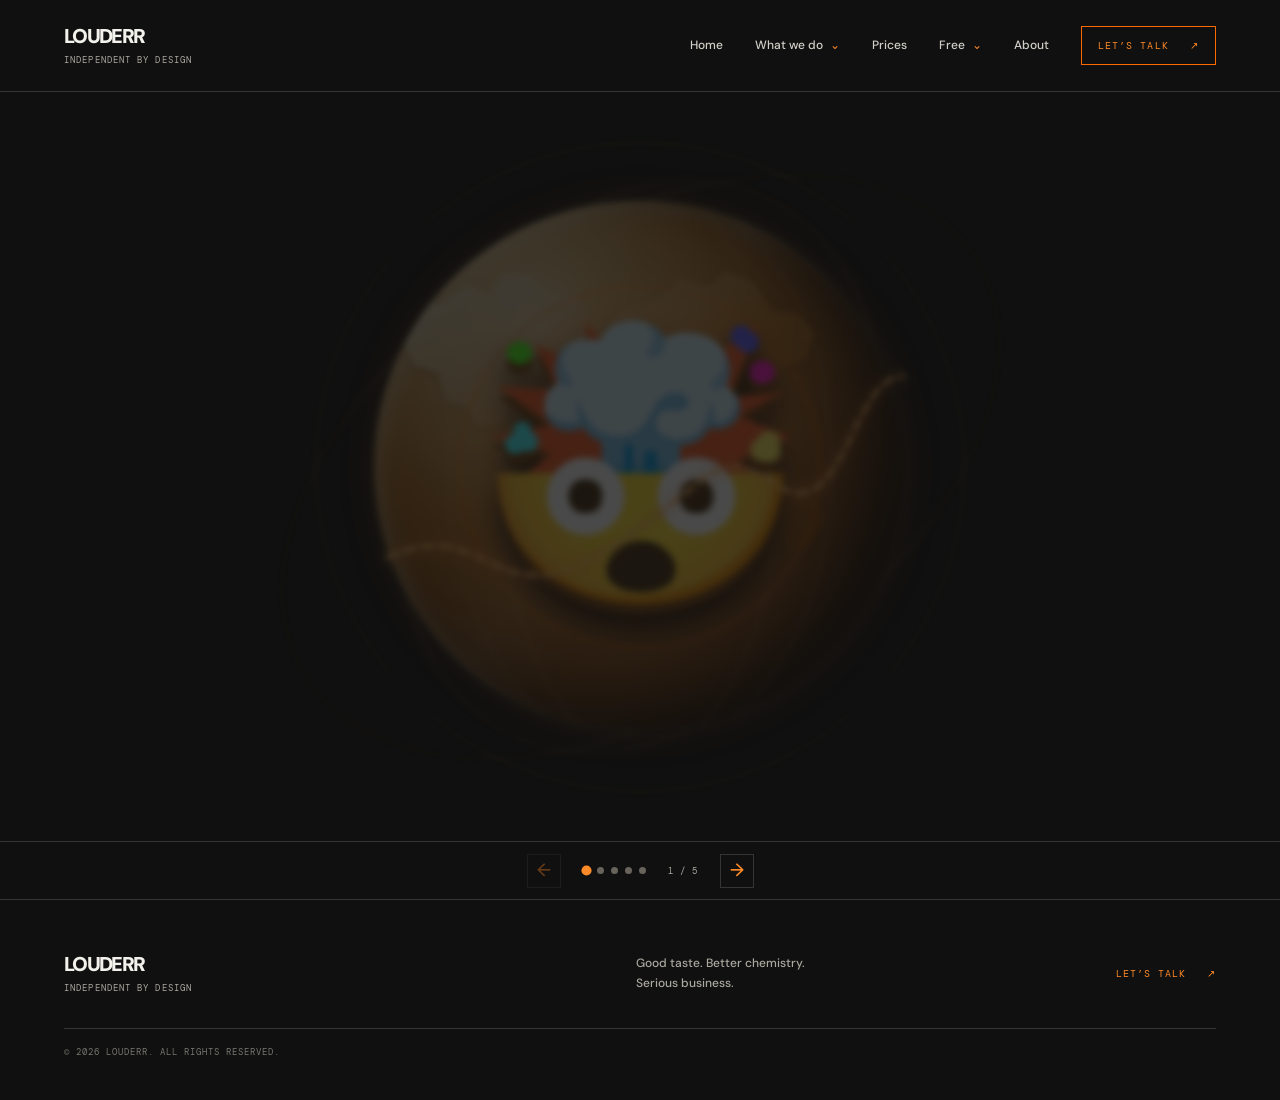
<file: index.html>
<!doctype html><html lang="en"><head><meta charset="utf-8"><meta name="viewport" content="width=device-width, initial-scale=1"><meta name="theme-color" content="#101010"><meta name="description" content="LOUDERR is an independent parent company for brand development and artist development, with strategy, creative and management under one roof."><meta property="og:title" content="LOUDERR — Independent by Design"><meta property="og:description" content="Brand development and artist development under one roof. Good taste, clear intent, serious work."><meta property="og:type" content="website"><title>LOUDERR — Independent by Design</title><link rel="preconnect" href="https://fonts.googleapis.com"><link rel="preconnect" href="https://fonts.gstatic.com" crossorigin><link href="https://fonts.googleapis.com/css2?family=DM+Mono:wght@400;500&family=DM+Sans:wght@400;500;600;700;800;900&family=Playfair+Display:ital,wght@0,600;0,700;1,600;1,700&display=swap" rel="stylesheet"><link rel="stylesheet" href="style.css"></head><body class="home-page"><a class="skip-link" href="#main">Skip to content</a><header class="site-header"><a class="wordmark" href="index.html" aria-label="LOUDERR home">LOUDERR<small>INDEPENDENT BY DESIGN</small></a><button class="menu-toggle" aria-expanded="false" aria-controls="primary-nav" aria-label="Open navigation"><span></span><span></span><b>MENU</b></button><nav id="primary-nav" class="nav-links" aria-label="Main navigation"><a href="index.html">Home</a><details class="nav-dropdown"><summary>What we do <span>⌄</span></summary><div class="nav-dropdown-menu"><a href="bdsm.html">BDSM <small>Brand Development</small></a><a href="pimp.html">PIMP <small>Artist development</small></a><a href="milf.html">MILF <small>Music &amp; identity</small></a><a href="sm.html">S&amp;M <small>Strategy &amp; management</small></a><a href="fetish.html">FETISH <small>Talent &amp; identity</small></a><a href="hoe.html">HOE <small>House of Entertainment</small></a><a href="kink.html">KINK <small>Artist development</small></a></div></details><a href="prices.html">Prices</a><details class="nav-dropdown free-dropdown"><summary>Free <span>⌄</span></summary><div class="nav-dropdown-menu"><a href="free.html#calendar">Get your free content calendar <small>Ideas, themes and prompts</small></a><a href="free.html#analytics">Get your free analytics review <small>Numbers, without the headache</small></a></div></details><a href="about.html">About</a><a class="nav-contact" href="contact.html">Let’s Talk <span>↗</span></a></nav></header><main id="main"><div class="home-rail" id="home-rail" role="region" tabindex="0" aria-label="LOUDERR home story. Scroll horizontally or use arrow keys to change slides."><section class="home-slide home-hero" id="home-start"><div class="hero-meta"><span>LOUDERR / INDEPENDENT CREATIVE &amp; MANAGEMENT COMPANY</span><span>KOLKATA · WORKING EVERYWHERE</span></div><div class="hero-copy"><p class="eyebrow">INDEPENDENT BY DESIGN / BRAND + ARTIST DEVELOPMENT</p><h1>She wants it<br><em>LOUDERR.</em></h1><p class="hero-hook">Marketing with chemistry.<br>Branding with intent.</p><p class="lede">LOUDERR is the parent company behind brand development and artist development. Make them remember. Make it matter. One independent house, two different worlds.</p><div class="actions"><a class="button button-gold" href="#brand-slide">MEET LOUDERR <b>→</b></a><a class="text-link" href="what-we-do.html">SEE WHAT WE DO ↗</a></div></div><div class="hero-art" aria-hidden="true"><div class="hero-emoji-field"><span class="mind-model">🤯</span></div><div class="art-ring ring-one"></div><div class="art-ring ring-two"></div><div class="growth-earth"><svg class="earth-continents" viewBox="0 0 500 500" aria-hidden="true"><path d="M86 118l24-16 17 8 12-18 22 2 17 16 23 2 7 16-13 14-3 22-20 6-5 20-20 6-11 21-18 1-9-17-17-4-6-24-19-5-8-19 9-16-9-16 13-7zM260 116l22-19 24 6 13-12 24 9 14 23 20 2 15 16-7 21-19 7-12 17-20-3-14 16-16 1-5 22-18 6-12-12 2-22-16-11-5-22-20-5-7-22 12-13zM228 257l21-12 25 8 8 18-11 15 8 19-13 26-7 31-15 22-13-15-2-29-14-18 2-21-15-21zM354 282l19-12 20 6 8 18-12 20-16 5-17-14z" fill="url(#landGold)" opacity=".85"/><defs><linearGradient id="landGold" x1=".1" y1=".1" x2=".85" y2=".9"><stop stop-color="#fff0c7"/><stop offset=".52" stop-color="#d88725"/><stop offset="1" stop-color="#844100"/></linearGradient></defs></svg><span class="earth-shine"></span></div><svg class="growth-path" viewBox="0 0 500 500" aria-hidden="true"><path d="M55 320 C132 284 137 369 223 315 S305 230 356 264 414 179 453 180"/></svg></div><div class="hero-bottom"><span>BRAND / BUSINESS / CULTURE</span><span>SCROLL OR SWIPE →</span></div></section><section class="home-slide home-brand" id="brand-slide"><div class="slide-kicker"><span>BRANDS / BUSINESS / BIG IDEAS</span><span>LOUDERR / WHAT WE DO</span></div><div class="slide-copy"><p class="eyebrow">BRAND DEVELOPMENT, STRATEGY &amp; MANAGEMENT</p><h2>Give your brand<br>a little <em>control.</em></h2><p class="lede">BDSM is our brand practice: positioning, identity, marketing strategy and ongoing management. We make the value clear, the message memorable and the next move easier to choose.</p><p class="pun-line">We know how to handle your brand.</p><a class="button button-gold" href="bdsm.html">STEP INSIDE BDSM ↗</a></div><div class="slide-art brand-orbit" aria-hidden="true"><span class="brand-planet"><i></i></span><i class="brand-ring ring-a"></i><i class="brand-ring ring-b"></i><b>BRAND<br>IN GOOD<br>HANDS.</b><span class="brand-satellite"></span></div></section><section class="home-slide home-artists" id="artist-slide"><div class="slide-kicker"><span>MUSIC / TALENT / CAREERS</span><span>LOUDERR / ARTIST DEVELOPMENT</span></div><div class="slide-copy"><p class="eyebrow">ARTIST DEVELOPMENT &amp; MANAGEMENT</p><h2>Make the work.<br>Build the <em>world.</em></h2><p class="lede">We help artists shape identity, plan releases, grow audiences and make smart career decisions. PIMP is one artist-development concept. MILF, S&amp;M, FETISH, HOE and KINK explore other angles. No one can promise fame; we can help make the work easier to find.</p><p class="pun-line">We PIMP your potential—professionally.</p><a class="button button-gold" href="what-we-do.html">MEET THE WHOLE LINE-UP ↗</a></div><div class="slide-art record-art" aria-hidden="true"><div class="record-disc"><i></i><b>LOUDERR<br>ARTISTS</b></div><span>GOOD MUSIC.<br>GOOD MANAGEMENT.</span></div></section><section class="home-slide home-approach" id="approach-slide"><div class="slide-kicker"><span>NO EMPTY HYPE. NO BAD CHEMISTRY.</span><span>OUR APPROACH</span></div><div class="slide-copy"><p class="eyebrow">WHY LOUDERR</p><h2>Good taste.<br>Clear intent.<br><em>Follow-through.</em></h2><p class="lede">We don’t call ourselves the best and ask you to take it on faith. We start by understanding the challenge, agree what success should mean, then make every creative and commercial move earn its place.</p><div class="approach-points"><span>01 / FIND THE REAL OPPORTUNITY</span><span>02 / MAKE THE VALUE CLEAR</span><span>03 / PUT THE PLAN TO WORK</span></div><a class="text-link" href="about.html">OUR POINT OF VIEW ↗</a></div><div class="slide-art approach-art" aria-hidden="true"><div class="growth-chart"><i></i><i></i><i></i><i></i><i></i><i></i><b>NO FAKE NUMBERS.<br>JUST BETTER QUESTIONS.</b></div></div></section><section class="home-slide home-next" id="next-slide"><div class="slide-kicker"><span>BRANDS / ARTISTS / COLLABORATIONS</span><span>YOUR NEXT MOVE</span></div><div class="slide-copy"><p class="eyebrow">LET’S MAKE THE INTRODUCTION.</p><h2>Good chemistry<br>starts with a <em>hello.</em></h2><p class="lede">Explore the work, check the numbers, take something useful for free—or tell us what you’re building. No awkward pitch. We’ll get straight to the point.</p><div class="actions"><a class="button button-gold" href="contact.html">LET’S TALK ↗</a><a class="text-link" href="prices.html">SEE PRICES</a><a class="text-link" href="free.html">GET THE FREE STUFF</a></div></div><div class="slide-art final-art" aria-hidden="true"><span>LOUDERR</span><i>INDEPENDENT BY DESIGN</i></div></section></div><div class="home-controls" aria-label="Home slide controls"><button type="button" data-home-prev aria-label="Previous slide">←</button><div class="home-progress" role="group" aria-label="Choose a home slide"><button type="button" aria-label="Slide 1" data-home-dot="0"></button><button type="button" aria-label="Slide 2" data-home-dot="1"></button><button type="button" aria-label="Slide 3" data-home-dot="2"></button><button type="button" aria-label="Slide 4" data-home-dot="3"></button><button type="button" aria-label="Slide 5" data-home-dot="4"></button></div><span class="home-count" aria-live="polite">1 / 5</span><button type="button" data-home-next aria-label="Next slide">→</button></div></main><footer class="site-footer"><a class="wordmark" href="index.html">LOUDERR<small>INDEPENDENT BY DESIGN</small></a><p>Good taste. Better chemistry.<br>Serious business.</p><a href="contact.html">LET’S TALK <span>↗</span></a><small>© 2026 LOUDERR. ALL RIGHTS RESERVED.</small></footer><script src="script.js" defer></script></body></html>
</file>
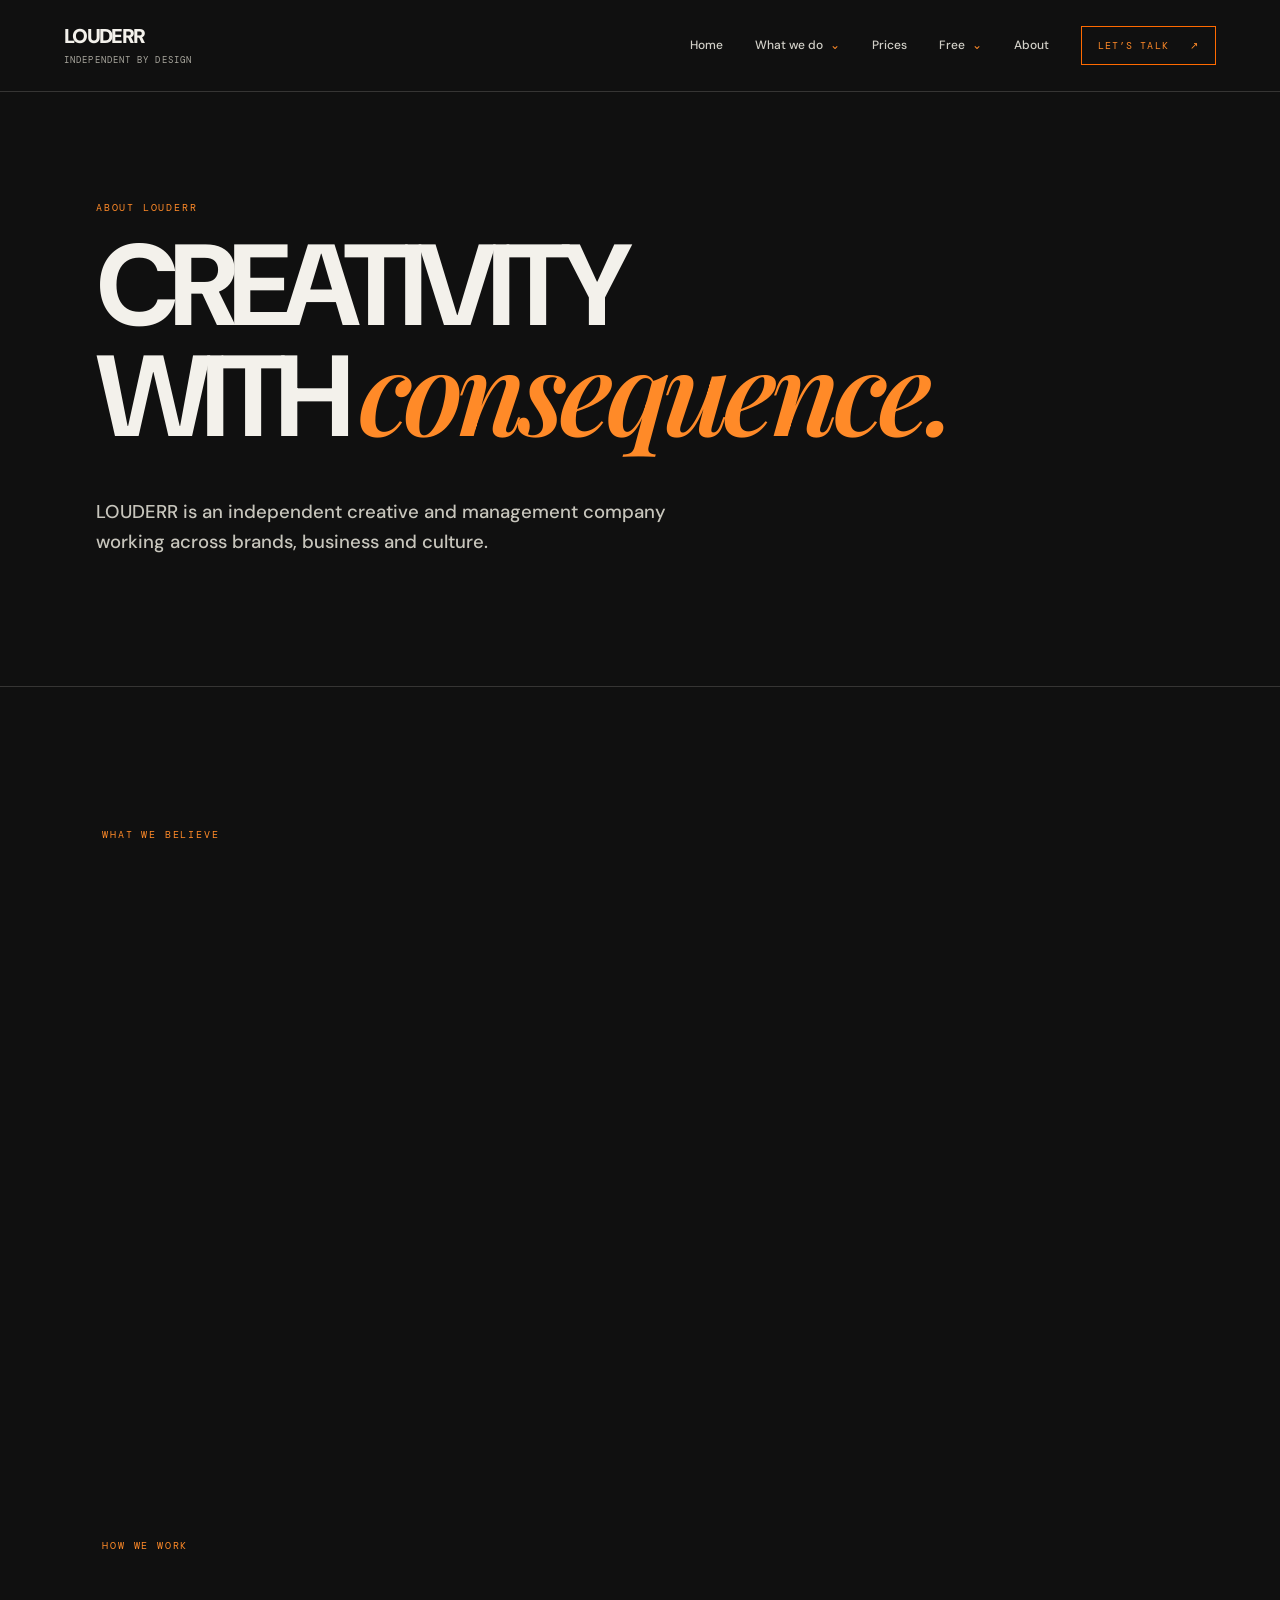
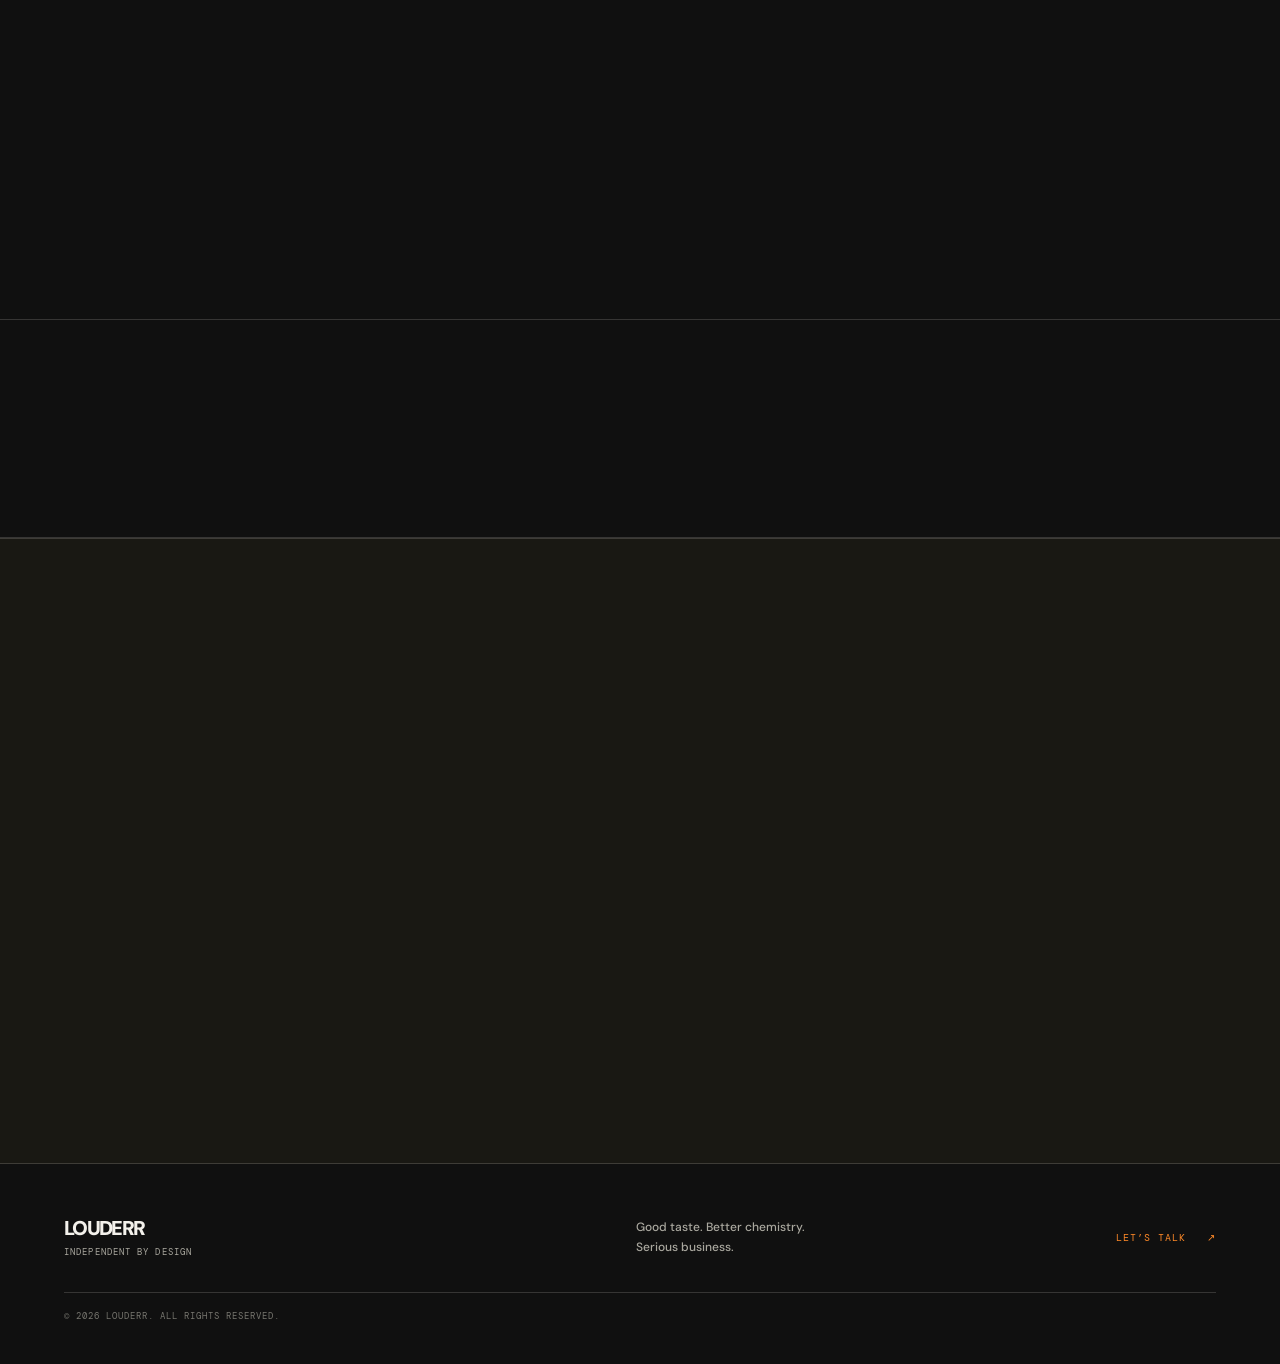
<file: about.html>
<!doctype html><html lang="en"><head><meta charset="utf-8"><meta name="viewport" content="width=device-width, initial-scale=1"><meta name="theme-color" content="#101010"><meta name="description" content="The LOUDERR point of view: distinctive creative work, clear commercial intent, and honest collaboration across brands and artist careers."><meta property="og:title" content="About LOUDERR — Creativity with Consequence"><meta property="og:description" content="The LOUDERR point of view: distinctive creative work, clear commercial intent, and honest collaboration across brands and artist careers."><meta property="og:type" content="website"><title>About LOUDERR — Creativity with Consequence</title><link rel="preconnect" href="https://fonts.googleapis.com"><link rel="preconnect" href="https://fonts.gstatic.com" crossorigin><link href="https://fonts.googleapis.com/css2?family=DM+Mono:wght@400;500&family=DM+Sans:wght@400;500;600;700;800;900&family=Playfair+Display:ital,wght@0,600;0,700;1,600;1,700&display=swap" rel="stylesheet"><link rel="stylesheet" href="style.css"></head><body class="about-page"><a class="skip-link" href="#main">Skip to content</a><header class="site-header"><a class="wordmark" href="index.html" aria-label="LOUDERR home">LOUDERR<small>INDEPENDENT BY DESIGN</small></a><button class="menu-toggle" aria-expanded="false" aria-controls="primary-nav" aria-label="Open navigation"><span></span><span></span><b>MENU</b></button><nav id="primary-nav" class="nav-links" aria-label="Main navigation"><a href="index.html">Home</a><details class="nav-dropdown"><summary>What we do <span>⌄</span></summary><div class="nav-dropdown-menu"><a href="bdsm.html">BDSM <small>Brand Development</small></a><a href="pimp.html">PIMP <small>Artist development</small></a><a href="milf.html">MILF <small>Music &amp; identity</small></a><a href="sm.html">S&amp;M <small>Strategy &amp; management</small></a><a href="fetish.html">FETISH <small>Talent &amp; identity</small></a><a href="hoe.html">HOE <small>House of Entertainment</small></a><a href="kink.html">KINK <small>Artist development</small></a></div></details><a href="prices.html">Prices</a><details class="nav-dropdown free-dropdown"><summary>Free <span>⌄</span></summary><div class="nav-dropdown-menu"><a href="free.html#calendar">Get your free content calendar <small>Ideas, themes and prompts</small></a><a href="free.html#analytics">Get your free analytics review <small>Numbers, without the headache</small></a></div></details><a href="about.html">About</a><a class="nav-contact" href="contact.html">Let’s Talk <span>↗</span></a></nav></header><main id="main"><section class="simple-hero about-hero"><p class="eyebrow">ABOUT LOUDERR</p><h1>Creativity<br>with <em>consequence.</em></h1><p class="lede">LOUDERR is an independent creative and management company working across brands, business and culture.</p></section><section class="section about-statement"><p class="eyebrow">WHAT WE BELIEVE</p><h2>Good work has<br>to work <em>in the world.</em></h2><div><p>We believe the strongest creative work is both distinctive and useful. It gives people something to feel, something to remember and a reason to act.</p><p>That belief connects our two divisions. BDSM builds brands with sharper meaning and stronger market presence. SIDE A helps artists build the identity and structure around their creative work.</p></div></section><section class="section about-principles"><p class="eyebrow">HOW WE WORK</p><div class="principle-grid"><article><span>01 / CLARITY</span><h3>Know what matters.</h3><p>We start by understanding the real challenge before prescribing the work.</p></article><article><span>02 / TASTE</span><h3>Make it feel like you.</h3><p>Distinctive work comes from a point of view, not a template.</p></article><article><span>03 / INTENT</span><h3>Give every move a job.</h3><p>Creative decisions connect to an audience, an opportunity or a clear outcome.</p></article><article><span>04 / PARTNERSHIP</span><h3>Stay in the work.</h3><p>We collaborate closely, speak plainly and keep the next step visible.</p></article></div></section><section class="about-honesty"><p>LOUDERR is building its body of work. We don’t borrow credibility from invented case studies, inflated numbers or made-up origin stories.</p><span>THE WORK WILL SPEAK.</span></section><section class="closing-cta"><p class="eyebrow">THE RIGHT PEOPLE FIND EACH OTHER.</p><h2>Bring us the<br><em>real challenge.</em></h2><a class="button button-gold" href="contact.html">CONTACT LOUDERR ↗</a></section></main><footer class="site-footer"><a class="wordmark" href="index.html">LOUDERR<small>INDEPENDENT BY DESIGN</small></a><p>Good taste. Better chemistry.<br>Serious business.</p><a href="contact.html">LET’S TALK <span>↗</span></a><small>© 2026 LOUDERR. ALL RIGHTS RESERVED.</small></footer><script src="script.js" defer></script></body></html>
</file>
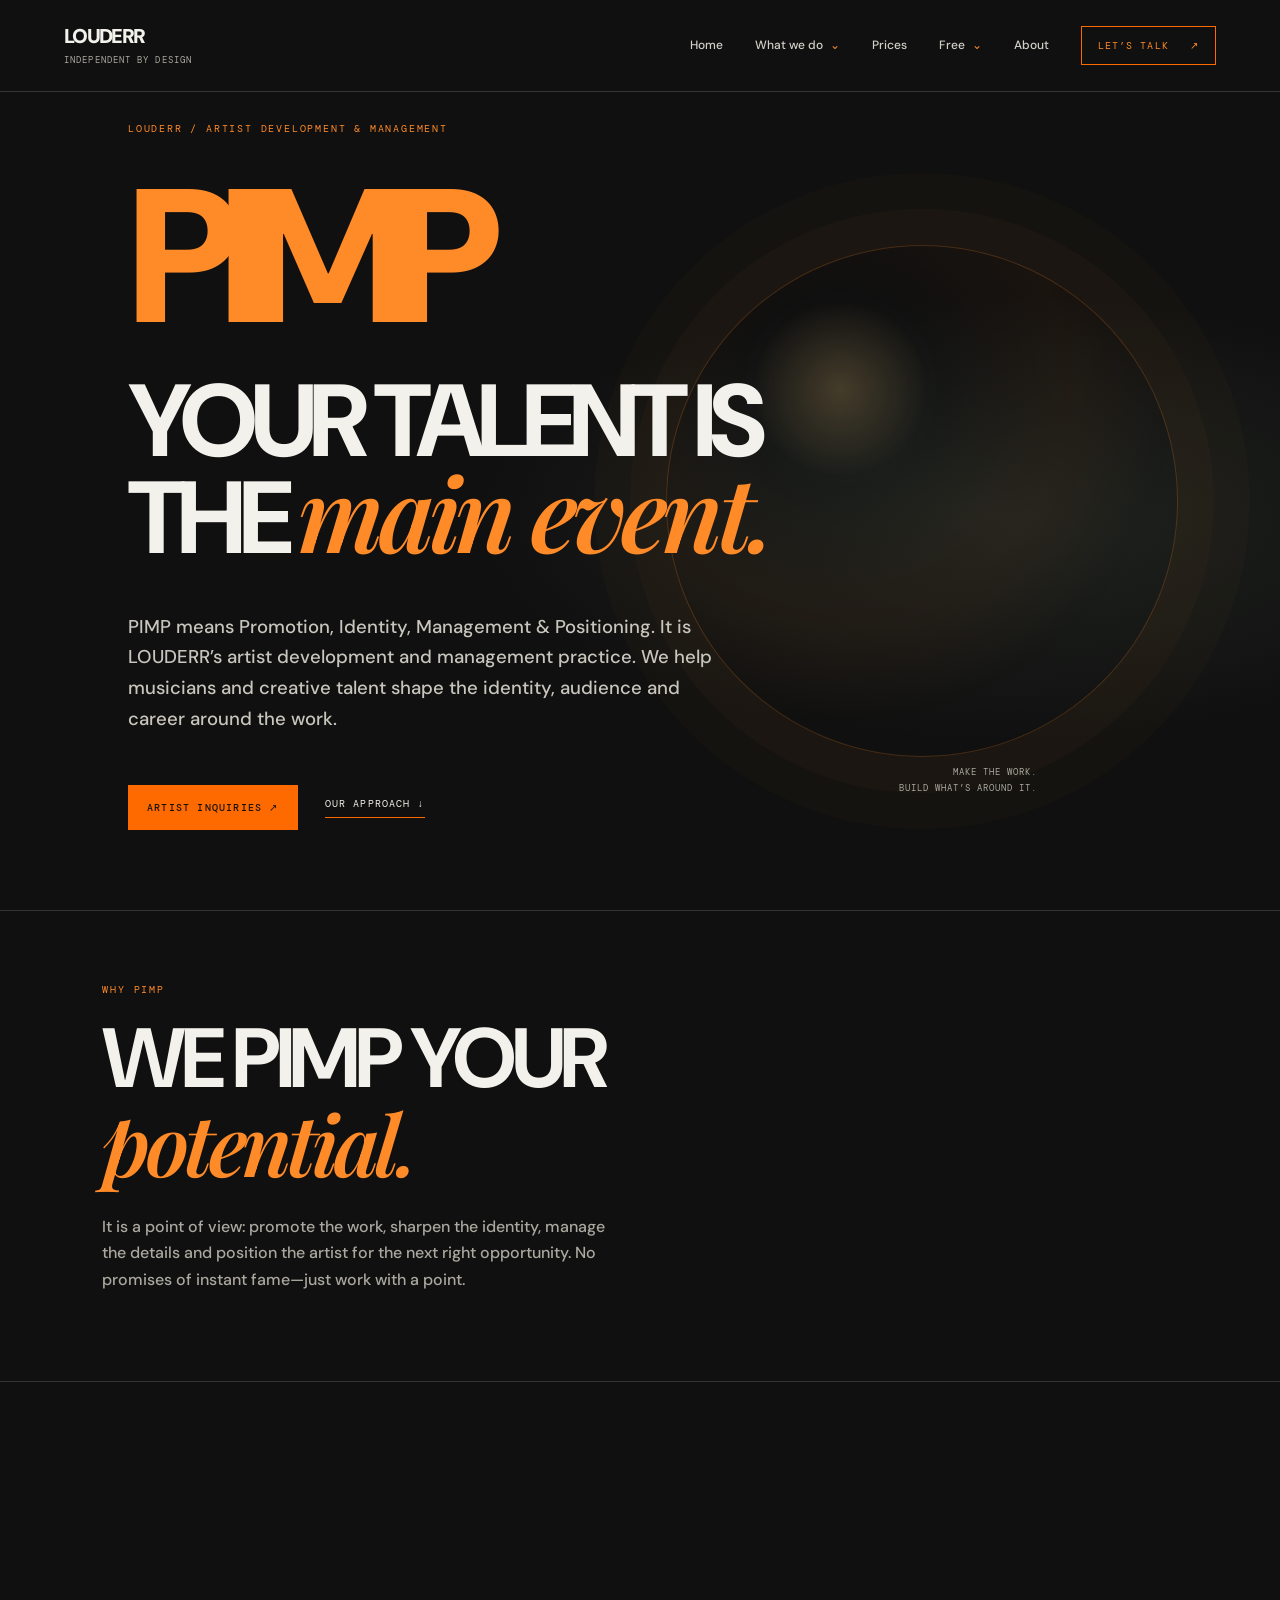
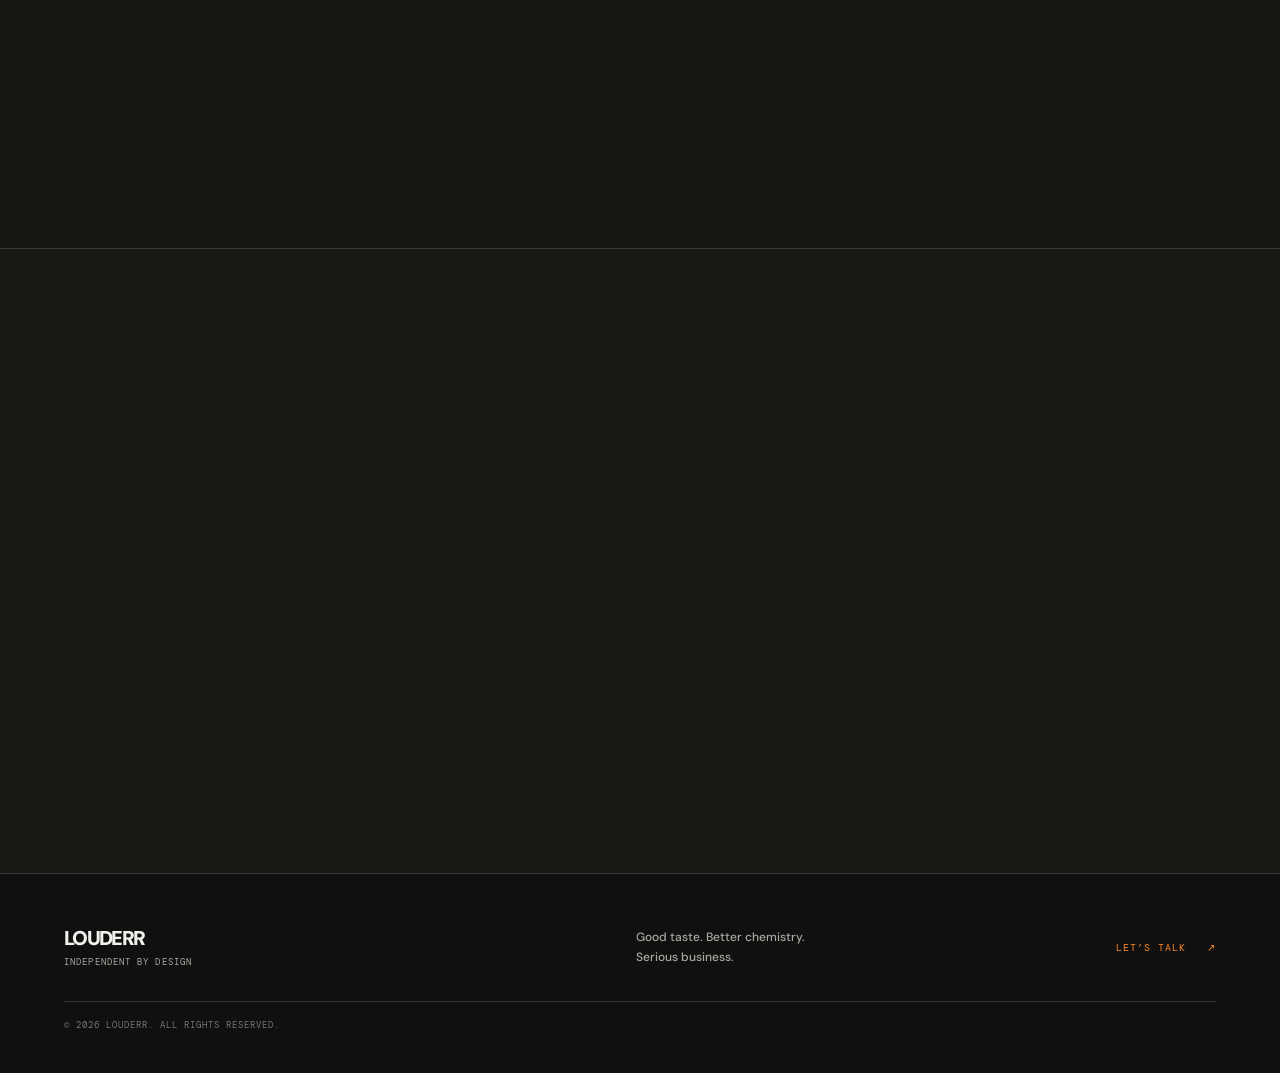
<file: artists.html>
<!doctype html><html lang="en"><head><meta charset="utf-8"><meta name="viewport" content="width=device-width, initial-scale=1"><meta name="theme-color" content="#101010"><meta name="description" content="PIMP is LOUDERR’s artist development and management division for musicians, artists and creative talent."><meta property="og:title" content="PIMP — Artist Development & Management | LOUDERR"><meta property="og:description" content="PIMP is LOUDERR’s artist development and management division for musicians, artists and creative talent."><meta property="og:type" content="website"><title>PIMP — Artist Development & Management | LOUDERR</title><link rel="preconnect" href="https://fonts.googleapis.com"><link rel="preconnect" href="https://fonts.gstatic.com" crossorigin><link href="https://fonts.googleapis.com/css2?family=DM+Mono:wght@400;500&family=DM+Sans:wght@400;500;600;700;800;900&family=Playfair+Display:ital,wght@0,600;0,700;1,600;1,700&display=swap" rel="stylesheet"><link rel="stylesheet" href="style.css"></head><body class="artist-page"><a class="skip-link" href="#main">Skip to content</a><header class="site-header"><a class="wordmark" href="index.html" aria-label="LOUDERR home">LOUDERR<small>INDEPENDENT BY DESIGN</small></a><button class="menu-toggle" aria-expanded="false" aria-controls="primary-nav" aria-label="Open navigation"><span></span><span></span><b>MENU</b></button><nav id="primary-nav" class="nav-links" aria-label="Main navigation"><a href="index.html">Home</a><details class="nav-dropdown"><summary>What we do <span>⌄</span></summary><div class="nav-dropdown-menu"><a href="bdsm.html">BDSM <small>Brand Development</small></a><a href="pimp.html">PIMP <small>Artist development</small></a><a href="milf.html">MILF <small>Music &amp; identity</small></a><a href="sm.html">S&amp;M <small>Strategy &amp; management</small></a><a href="fetish.html">FETISH <small>Talent &amp; identity</small></a><a href="hoe.html">HOE <small>House of Entertainment</small></a><a href="kink.html">KINK <small>Artist development</small></a></div></details><a href="prices.html">Prices</a><details class="nav-dropdown free-dropdown"><summary>Free <span>⌄</span></summary><div class="nav-dropdown-menu"><a href="free.html#calendar">Get your free content calendar <small>Ideas, themes and prompts</small></a><a href="free.html#analytics">Get your free analytics review <small>Numbers, without the headache</small></a></div></details><a href="about.html">About</a><a class="nav-contact" href="contact.html">Let’s Talk <span>↗</span></a></nav></header><main id="main"><section class="division-hero artist-hero"><p class="eyebrow">LOUDERR / ARTIST DEVELOPMENT &amp; MANAGEMENT</p><p class="big-acronym pimp">PIMP</p><h1>Your talent is<br>the <em>main event.</em></h1><p class="lede">PIMP means Promotion, Identity, Management &amp; Positioning. It is LOUDERR’s artist development and management practice. We help musicians and creative talent shape the identity, audience and career around the work.</p><div class="actions"><a class="button button-gold" href="contact.html?inquiry=artist">ARTIST INQUIRIES ↗</a><a class="text-link" href="#artist-work">OUR APPROACH ↓</a></div><span class="edge-note">MAKE THE WORK.<br>BUILD WHAT’S AROUND IT.</span></section><section class="section pimp-meaning"><p class="eyebrow">WHY PIMP</p><h2>We PIMP your<br><em>potential.</em></h2><p>It is a point of view: promote the work, sharpen the identity, manage the details and position the artist for the next right opportunity. No promises of instant fame—just work with a point.</p></section><section id="artist-work" class="section service-intro"><p class="eyebrow">ARTIST DEVELOPMENT IS THE WHOLE PICTURE.</p><h2>Build a career<br>that can <em>hold its own.</em></h2><p>Great work deserves a clear identity, a thoughtful release plan and an audience that knows why it matters. We bring those pieces together without sanding off what makes the artist singular.</p></section><section class="section service-list artist-services"><article><span>01</span><div><h3>Identity &amp; positioning.</h3><p>Define the artist’s world: the story, sound, visual language and point of difference people can recognize.</p></div><b>THE IDENTITY</b></article><article><span>02</span><div><h3>Release &amp; campaign strategy.</h3><p>Plan the moments around the music: timing, content, partnerships and audience touchpoints.</p></div><b>THE MOMENTUM</b></article><article><span>03</span><div><h3>Audience &amp; opportunities.</h3><p>Build a meaningful connection with listeners and identify partnerships, platforms and opportunities that fit.</p></div><b>THE AUDIENCE</b></article><article><span>04</span><div><h3>Management &amp; direction.</h3><p>Make clearer decisions about priorities, collaborators and the next chapter—with a partner who understands both the art and the operating reality.</p></div><b>THE CAREER</b></article></section><section class="section artist-note"><span class="oversized-quote">“</span><h2>Protect the point<br>of view. Build the<br><em>world around it.</em></h2><p>We work selectively and start with a conversation. No guaranteed deals, overnight success stories or one-size-fits-all artist plans.</p></section><section class="closing-cta"><p class="eyebrow">FOR ARTISTS &amp; REPRESENTATIVES</p><h2>Let’s talk about<br>what comes <em>next.</em></h2><a class="button button-gold" href="contact.html?inquiry=artist">LET’S TALK TALENT ↗</a></section></main><footer class="site-footer"><a class="wordmark" href="index.html">LOUDERR<small>INDEPENDENT BY DESIGN</small></a><p>Good taste. Better chemistry.<br>Serious business.</p><a href="contact.html">LET’S TALK <span>↗</span></a><small>© 2026 LOUDERR. ALL RIGHTS RESERVED.</small></footer><script src="script.js" defer></script></body></html>
</file>
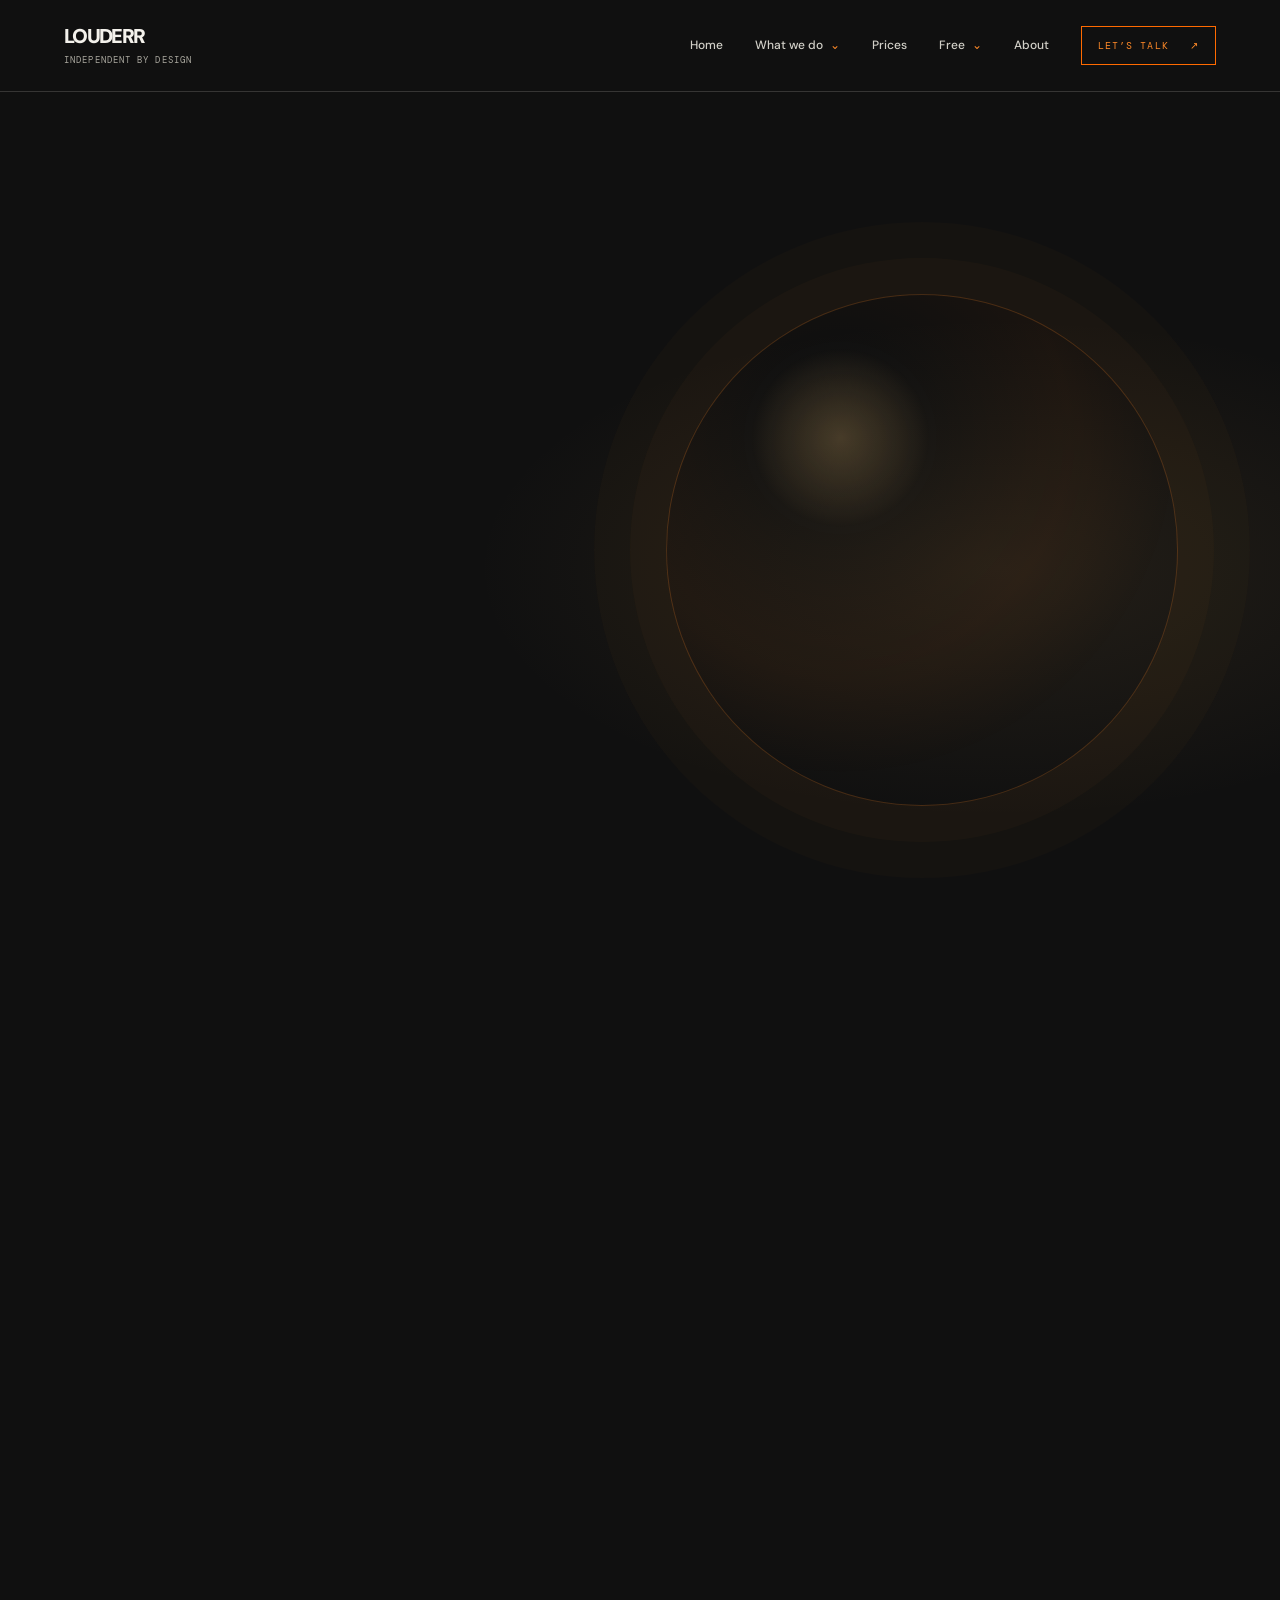
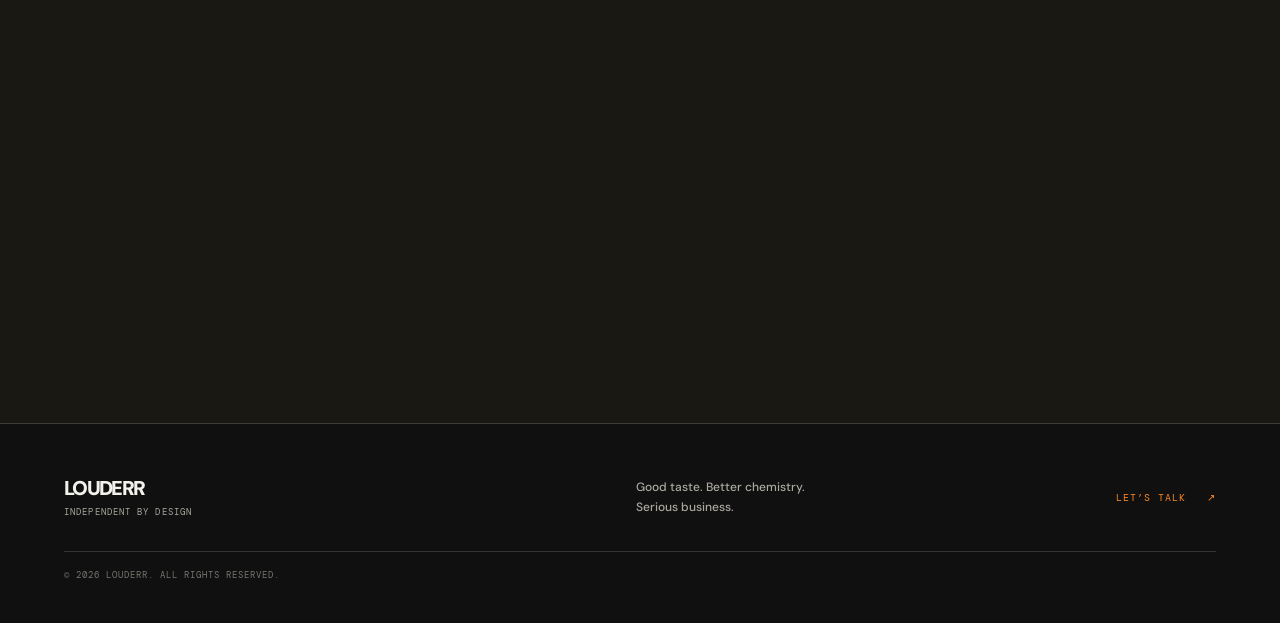
<file: bdsm.html>
<!doctype html><html lang="en"><head><meta charset="utf-8"><meta name="viewport" content="width=device-width, initial-scale=1"><meta name="theme-color" content="#101010"><meta name="description" content="BDSM means Brand Development, Strategy & Management: brand positioning, identity, marketing and management from LOUDERR."><meta property="og:title" content="BDSM — Brand Development, Strategy & Management | LOUDERR"><meta property="og:description" content="BDSM means Brand Development, Strategy & Management: brand positioning, identity, marketing and management from LOUDERR."><meta property="og:type" content="website"><title>BDSM — Brand Development, Strategy & Management | LOUDERR</title><link rel="preconnect" href="https://fonts.googleapis.com"><link rel="preconnect" href="https://fonts.gstatic.com" crossorigin><link href="https://fonts.googleapis.com/css2?family=DM+Mono:wght@400;500&family=DM+Sans:wght@400;500;600;700;800;900&family=Playfair+Display:ital,wght@0,600;0,700;1,600;1,700&display=swap" rel="stylesheet"><link rel="stylesheet" href="style.css"></head><body class="brand-page"><a class="skip-link" href="#main">Skip to content</a><header class="site-header"><a class="wordmark" href="index.html" aria-label="LOUDERR home">LOUDERR<small>INDEPENDENT BY DESIGN</small></a><button class="menu-toggle" aria-expanded="false" aria-controls="primary-nav" aria-label="Open navigation"><span></span><span></span><b>MENU</b></button><nav id="primary-nav" class="nav-links" aria-label="Main navigation"><a href="index.html">Home</a><details class="nav-dropdown"><summary>What we do <span>⌄</span></summary><div class="nav-dropdown-menu"><a href="bdsm.html">BDSM <small>Brand Development</small></a><a href="pimp.html">PIMP <small>Artist development</small></a><a href="milf.html">MILF <small>Music &amp; identity</small></a><a href="sm.html">S&amp;M <small>Strategy &amp; management</small></a><a href="fetish.html">FETISH <small>Talent &amp; identity</small></a><a href="hoe.html">HOE <small>House of Entertainment</small></a><a href="kink.html">KINK <small>Artist development</small></a></div></details><a href="prices.html">Prices</a><details class="nav-dropdown free-dropdown"><summary>Free <span>⌄</span></summary><div class="nav-dropdown-menu"><a href="free.html#calendar">Get your free content calendar <small>Ideas, themes and prompts</small></a><a href="free.html#analytics">Get your free analytics review <small>Numbers, without the headache</small></a></div></details><a href="about.html">About</a><a class="nav-contact" href="contact.html">Let’s Talk <span>↗</span></a></nav></header><main id="main"><section class="division-hero brand-hero"><p class="eyebrow">LOUDERR / BRAND DEVELOPMENT, STRATEGY &amp; MANAGEMENT</p><p class="big-acronym">BDSM</p><h1>We know how<br>to handle <em>your brand.</em></h1><p class="lede">BDSM stands for Brand Development, Strategy &amp; Management. A provocative name for Brand Development, Strategy &amp; Management. We’ll keep the brand’s boundaries clear and its market presence hard to resist.</p><div class="actions"><a class="button button-gold" href="contact.html?inquiry=brand">DISCUSS YOUR BRAND ↗</a><a class="text-link" href="#brand-work">WHAT WE DO ↓</a></div><span class="edge-note">THE NAME GETS ATTENTION.<br>THE WORK EARNS TRUST.</span></section><section id="brand-work" class="section service-intro"><p class="eyebrow">BRAND DEVELOPMENT, STRATEGY &amp; MANAGEMENT</p><h2>Make the value<br><em>impossible to miss.</em></h2><p>We help businesses get clear on what makes them worth choosing—and turn that clarity into the way they show up, communicate and grow.</p></section><section class="section service-list"><article><span>01</span><div><h3>Find your position.</h3><p>Audience, category and competitive context. We help you decide what you stand for, who it matters to and where the opportunity sits.</p></div><b>STRATEGY</b></article><article><span>02</span><div><h3>Build a brand with a pulse.</h3><p>Identity, voice and creative direction that make your difference recognizable across every place a customer meets you.</p></div><b>DEVELOPMENT</b></article><article><span>03</span><div><h3>Put the message to work.</h3><p>Marketing and content plans shaped around demand, attention and a clear next step—not posting to fill a calendar.</p></div><b>MARKETING</b></article><article><span>04</span><div><h3>Keep it moving.</h3><p>Brand management, campaign planning and performance reviews that connect the idea to what the business needs next.</p></div><b>MANAGEMENT</b></article></section><section class="section audience-band"><p class="eyebrow">BUILT FOR</p><h2>Businesses ready to<br>be <em>the obvious choice.</em></h2><p>From a sharper offer to a stronger market presence, we work with teams who are ready to make deliberate moves.</p></section><section class="closing-cta"><p class="eyebrow">BRAND INQUIRIES</p><h2>Let’s make your<br>brand <em>mean more.</em></h2><a class="button button-gold" href="contact.html?inquiry=brand">TALK BRAND WITH LOUDERR ↗</a></section></main><footer class="site-footer"><a class="wordmark" href="index.html">LOUDERR<small>INDEPENDENT BY DESIGN</small></a><p>Good taste. Better chemistry.<br>Serious business.</p><a href="contact.html">LET’S TALK <span>↗</span></a><small>© 2026 LOUDERR. ALL RIGHTS RESERVED.</small></footer><script src="script.js" defer></script></body></html>
</file>
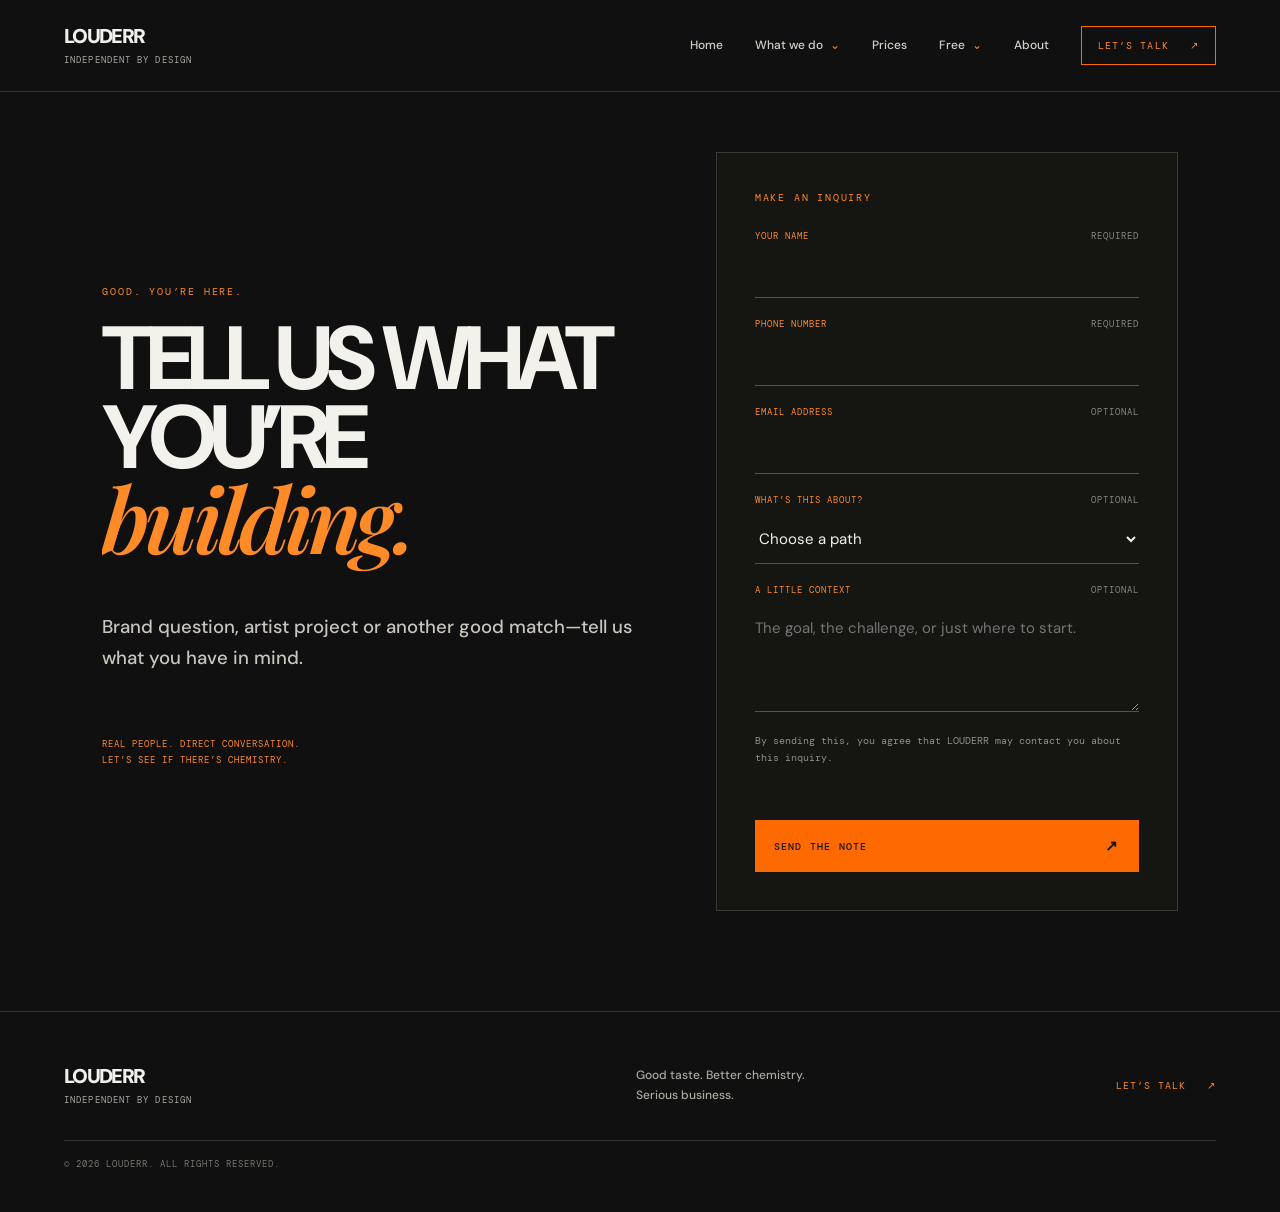
<file: contact.html>
<!doctype html><html lang="en"><head><meta charset="utf-8"><meta name="viewport" content="width=device-width, initial-scale=1"><meta name="theme-color" content="#101010"><meta name="description" content="Contact LOUDERR about brand strategy, marketing, artist development or collaborations."><meta property="og:title" content="Contact LOUDERR — Make an Inquiry"><meta property="og:description" content="Contact LOUDERR about brand strategy, marketing, artist development or collaborations."><meta property="og:type" content="website"><title>Contact LOUDERR — Make an Inquiry</title><link rel="preconnect" href="https://fonts.googleapis.com"><link rel="preconnect" href="https://fonts.gstatic.com" crossorigin><link href="https://fonts.googleapis.com/css2?family=DM+Mono:wght@400;500&family=DM+Sans:wght@400;500;600;700;800;900&family=Playfair+Display:ital,wght@0,600;0,700;1,600;1,700&display=swap" rel="stylesheet"><link rel="stylesheet" href="style.css"></head><body class="contact-page"><a class="skip-link" href="#main">Skip to content</a><header class="site-header"><a class="wordmark" href="index.html" aria-label="LOUDERR home">LOUDERR<small>INDEPENDENT BY DESIGN</small></a><button class="menu-toggle" aria-expanded="false" aria-controls="primary-nav" aria-label="Open navigation"><span></span><span></span><b>MENU</b></button><nav id="primary-nav" class="nav-links" aria-label="Main navigation"><a href="index.html">Home</a><details class="nav-dropdown"><summary>What we do <span>⌄</span></summary><div class="nav-dropdown-menu"><a href="bdsm.html">BDSM <small>Brand Development</small></a><a href="pimp.html">PIMP <small>Artist development</small></a><a href="milf.html">MILF <small>Music &amp; identity</small></a><a href="sm.html">S&amp;M <small>Strategy &amp; management</small></a><a href="fetish.html">FETISH <small>Talent &amp; identity</small></a><a href="hoe.html">HOE <small>House of Entertainment</small></a><a href="kink.html">KINK <small>Artist development</small></a></div></details><a href="prices.html">Prices</a><details class="nav-dropdown free-dropdown"><summary>Free <span>⌄</span></summary><div class="nav-dropdown-menu"><a href="free.html#calendar">Get your free content calendar <small>Ideas, themes and prompts</small></a><a href="free.html#analytics">Get your free analytics review <small>Numbers, without the headache</small></a></div></details><a href="about.html">About</a><a class="nav-contact" href="contact.html">Let’s Talk <span>↗</span></a></nav></header><main id="main" class="contact-main"><section class="simple-hero contact-intro"><p class="eyebrow">GOOD. YOU’RE HERE.</p><h1>Tell us what<br>you’re <em>building.</em></h1><p class="lede">Brand question, artist project or another good match—tell us what you have in mind.</p><p class="contact-promise">REAL PEOPLE. DIRECT CONVERSATION.<br>LET’S SEE IF THERE’S CHEMISTRY.</p></section><section class="contact-form-panel"><p class="eyebrow">MAKE AN INQUIRY</p><form id="contact-form" name="louder-inquiry" method="POST" action="/contact.html" data-netlify="true" data-netlify-honeypot="bot-field"><input type="hidden" name="form-name" value="louder-inquiry"><p class="form-honeypot" hidden><label>Leave this empty <input name="bot-field" tabindex="-1" autocomplete="off"></label></p><label class="form-field">YOUR NAME <span>REQUIRED</span><input name="name" type="text" autocomplete="name" required></label><label class="form-field">PHONE NUMBER <span>REQUIRED</span><input name="phone" type="tel" autocomplete="tel" inputmode="tel" required></label><label class="form-field">EMAIL ADDRESS <span>OPTIONAL</span><input name="email" type="email" autocomplete="email" inputmode="email"></label><label class="form-field">WHAT’S THIS ABOUT? <span>OPTIONAL</span><select name="inquiry"><option value="">Choose a path</option><option value="brand">Brand / business</option><option value="artist">Artist / music</option><option value="collaboration">Collaboration</option><option value="free-calendar">Free content calendar</option><option value="free-analytics">Free analytics review</option><option value="other">Something else</option></select></label><label class="form-field">A LITTLE CONTEXT <span>OPTIONAL</span><textarea name="message" rows="4" placeholder="The goal, the challenge, or just where to start."></textarea></label><p class="form-note">By sending this, you agree that LOUDERR may contact you about this inquiry.</p><p class="form-status" id="form-status" role="status" aria-live="polite"></p><button class="button button-gold form-submit" type="submit">SEND THE NOTE <b>↗</b></button></form></section></main><dialog class="success-dialog" id="success-dialog" aria-labelledby="success-title"><div class="success-panel"><button class="dialog-close" type="button" aria-label="Close message">×</button><p class="eyebrow">MESSAGE RECEIVED</p><h2 id="success-title">Thanks, <span id="submitted-name"></span>.</h2><p>Your note is with the team. Our operative will be in touch within 10–15 minutes.</p><button class="button button-gold dialog-done" type="button">BACK TO LOUDERR ↗</button></div></dialog><footer class="site-footer"><a class="wordmark" href="index.html">LOUDERR<small>INDEPENDENT BY DESIGN</small></a><p>Good taste. Better chemistry.<br>Serious business.</p><a href="contact.html">LET’S TALK <span>↗</span></a><small>© 2026 LOUDERR. ALL RIGHTS RESERVED.</small></footer><script src="script.js" defer></script><script src="contact.js" defer></script></body></html>
</file>
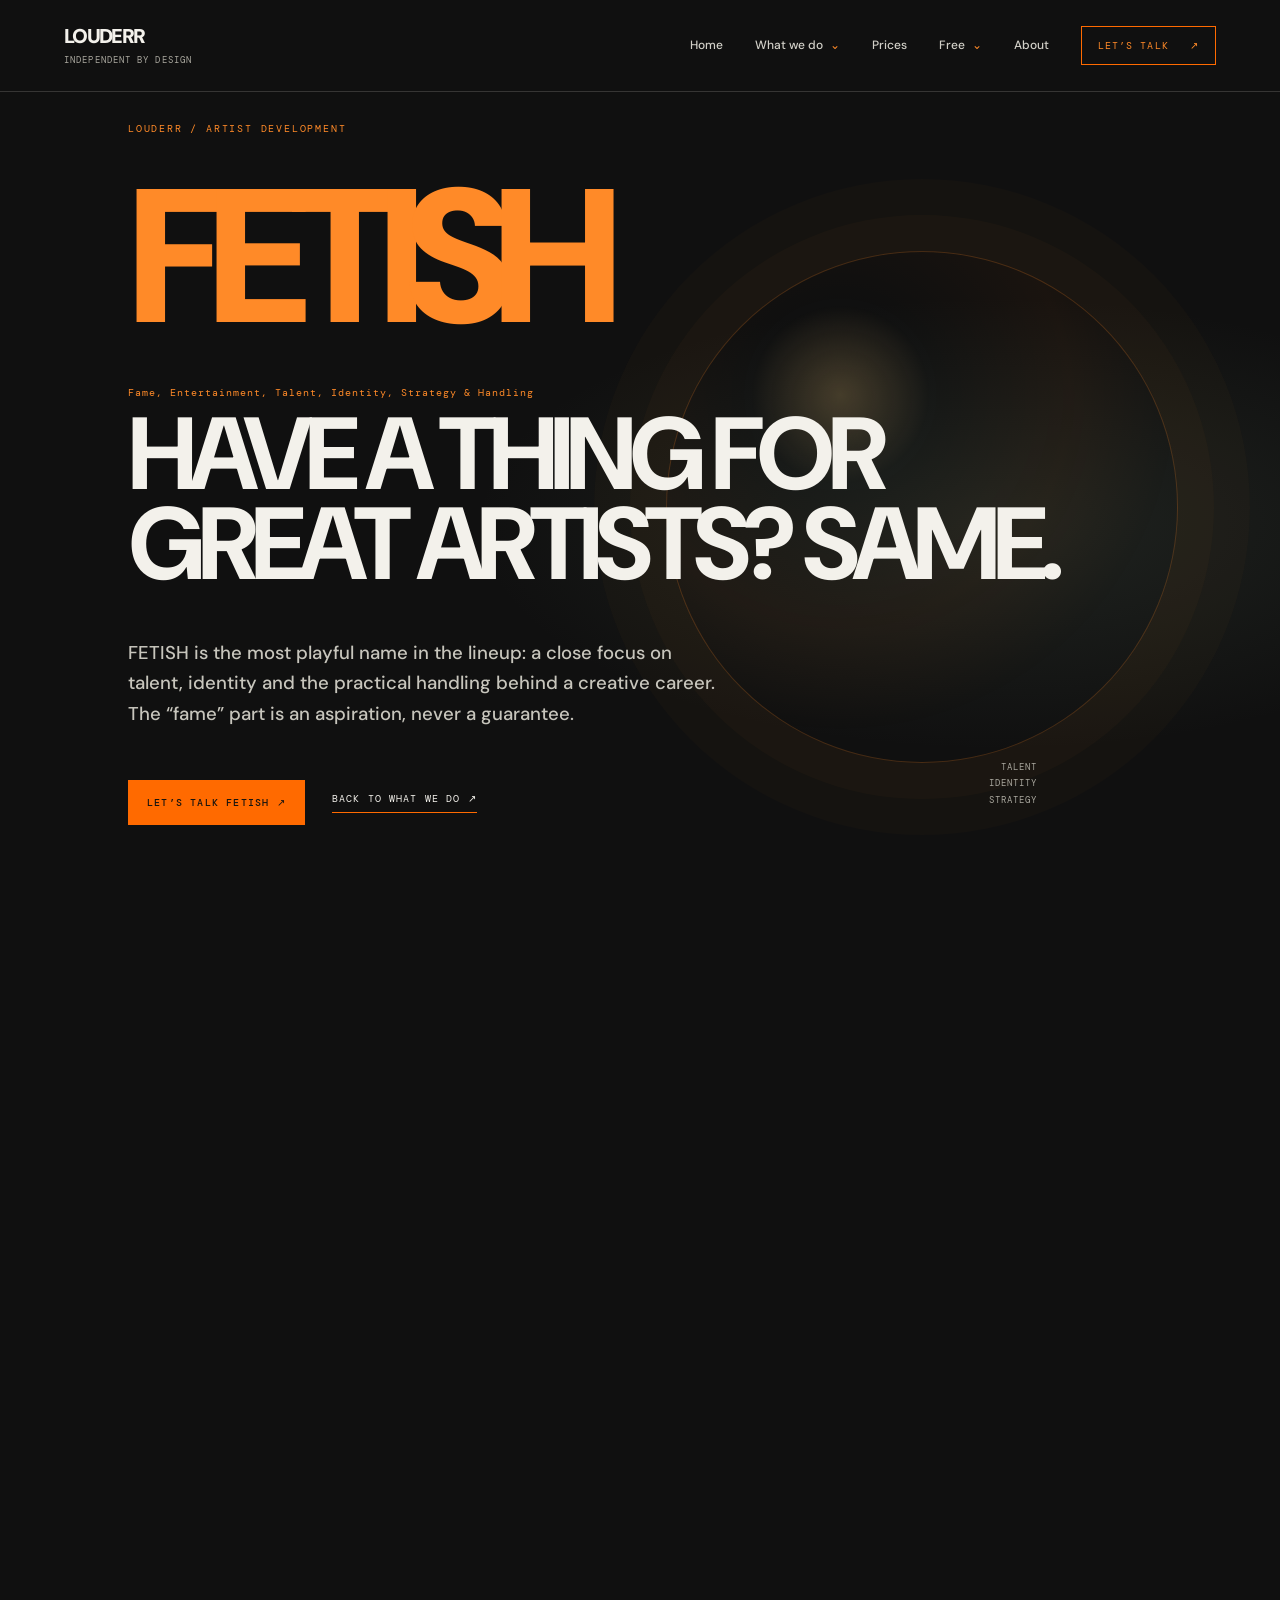
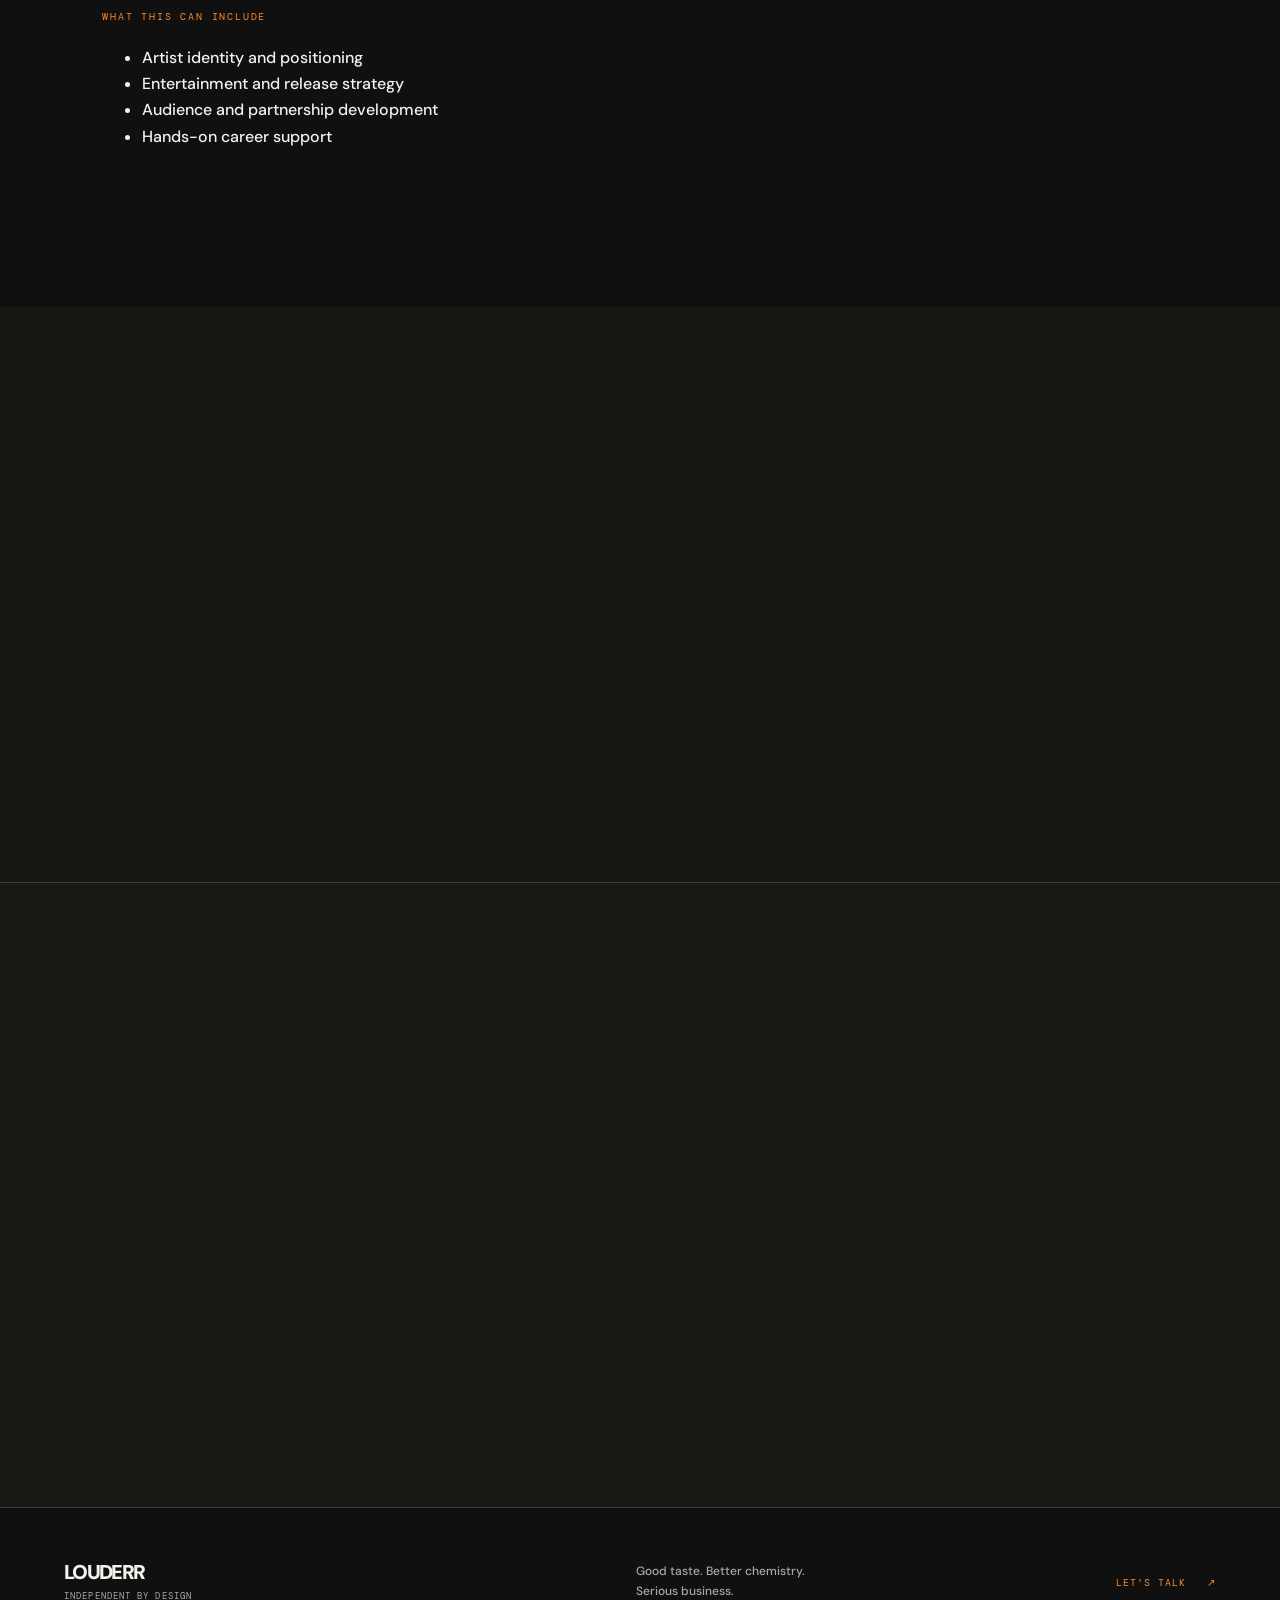
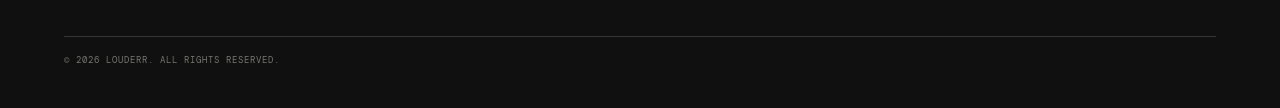
<file: fetish.html>
<!doctype html><html lang="en"><head><meta charset="utf-8"><meta name="viewport" content="width=device-width, initial-scale=1"><meta name="theme-color" content="#101010"><meta name="description" content="LOUDERR FETISH artist development: Fame, Entertainment, Talent, Identity, Strategy & Handling. Strategy, identity, audience development and management."><meta property="og:title" content="FETISH — Artist Development &amp; Management | LOUDERR"><meta property="og:description" content="LOUDERR FETISH artist development: Fame, Entertainment, Talent, Identity, Strategy & Handling. Strategy, identity, audience development and management."><meta property="og:type" content="website"><title>FETISH — Artist Development &amp; Management | LOUDERR</title><link rel="preconnect" href="https://fonts.googleapis.com"><link rel="preconnect" href="https://fonts.gstatic.com" crossorigin><link href="https://fonts.googleapis.com/css2?family=DM+Mono:wght@400;500&family=DM+Sans:wght@400;500;600;700;800;900&family=Playfair+Display:ital,wght@0,600;0,700;1,600;1,700&display=swap" rel="stylesheet"><link rel="stylesheet" href="style.css"></head><body class="artist-page"><a class="skip-link" href="#main">Skip to content</a><header class="site-header"><a class="wordmark" href="index.html" aria-label="LOUDERR home">LOUDERR<small>INDEPENDENT BY DESIGN</small></a><button class="menu-toggle" aria-expanded="false" aria-controls="primary-nav" aria-label="Open navigation"><span></span><span></span><b>MENU</b></button><nav id="primary-nav" class="nav-links" aria-label="Main navigation"><a href="index.html">Home</a><details class="nav-dropdown"><summary>What we do <span>⌄</span></summary><div class="nav-dropdown-menu"><a href="bdsm.html">BDSM <small>Brand Development</small></a><a href="pimp.html">PIMP <small>Artist development</small></a><a href="milf.html">MILF <small>Music &amp; identity</small></a><a href="sm.html">S&amp;M <small>Strategy &amp; management</small></a><a href="fetish.html">FETISH <small>Talent &amp; identity</small></a><a href="hoe.html">HOE <small>House of Entertainment</small></a><a href="kink.html">KINK <small>Artist development</small></a></div></details><a href="prices.html">Prices</a><details class="nav-dropdown free-dropdown"><summary>Free <span>⌄</span></summary><div class="nav-dropdown-menu"><a href="free.html#calendar">Get your free content calendar <small>Ideas, themes and prompts</small></a><a href="free.html#analytics">Get your free analytics review <small>Numbers, without the headache</small></a></div></details><a href="about.html">About</a><a class="nav-contact" href="contact.html">Let’s Talk <span>↗</span></a></nav></header><main id="main"><section class="division-hero artist-hero"><p class="eyebrow">LOUDERR / ARTIST DEVELOPMENT</p><p class="big-acronym artist-acronym">FETISH</p><p class="artist-expansion">Fame, Entertainment, Talent, Identity, Strategy &amp; Handling</p><h1>Have a thing for great artists? Same.</h1><p class="lede">FETISH is the most playful name in the lineup: a close focus on talent, identity and the practical handling behind a creative career. The “fame” part is an aspiration, never a guarantee.</p><div class="actions"><a class="button button-gold" href="contact.html?inquiry=fetish">LET’S TALK FETISH ↗</a><a class="text-link" href="what-we-do.html">BACK TO WHAT WE DO ↗</a></div><span class="edge-note">TALENT<br>IDENTITY<br>STRATEGY</span></section><section class="section service-intro"><p class="eyebrow">THE IDEA, WITH A PLAN BEHIND IT.</p><h2>Good work needs<br>a world <em>around it.</em></h2><p>We connect creative identity with audience, opportunity and career decisions. The exact relationship and scope are agreed in a direct conversation; no one-size-fits-all deal.</p></section><section class="section artist-detail"><p class="eyebrow">WHAT THIS CAN INCLUDE</p><ul><li>Artist identity and positioning</li><li>Entertainment and release strategy</li><li>Audience and partnership development</li><li>Hands-on career support</li></ul></section><section class="artist-note section"><h2>Distinctive by nature.<br><em>Thoughtful by design.</em></h2><p>We don’t promise instant fame, guaranteed deals or overnight audience growth. We bring taste, strategy and a real conversation to the work.</p></section><section class="closing-cta"><p class="eyebrow">FOR ARTISTS &amp; REPRESENTATIVES</p><h2>Ready for a<br>better <em>connection?</em></h2><a class="button button-gold" href="contact.html?inquiry=fetish">MAKE AN INQUIRY ↗</a></section></main><footer class="site-footer"><a class="wordmark" href="index.html">LOUDERR<small>INDEPENDENT BY DESIGN</small></a><p>Good taste. Better chemistry.<br>Serious business.</p><a href="contact.html">LET’S TALK <span>↗</span></a><small>© 2026 LOUDERR. ALL RIGHTS RESERVED.</small></footer><script src="script.js" defer></script></body></html>
</file>
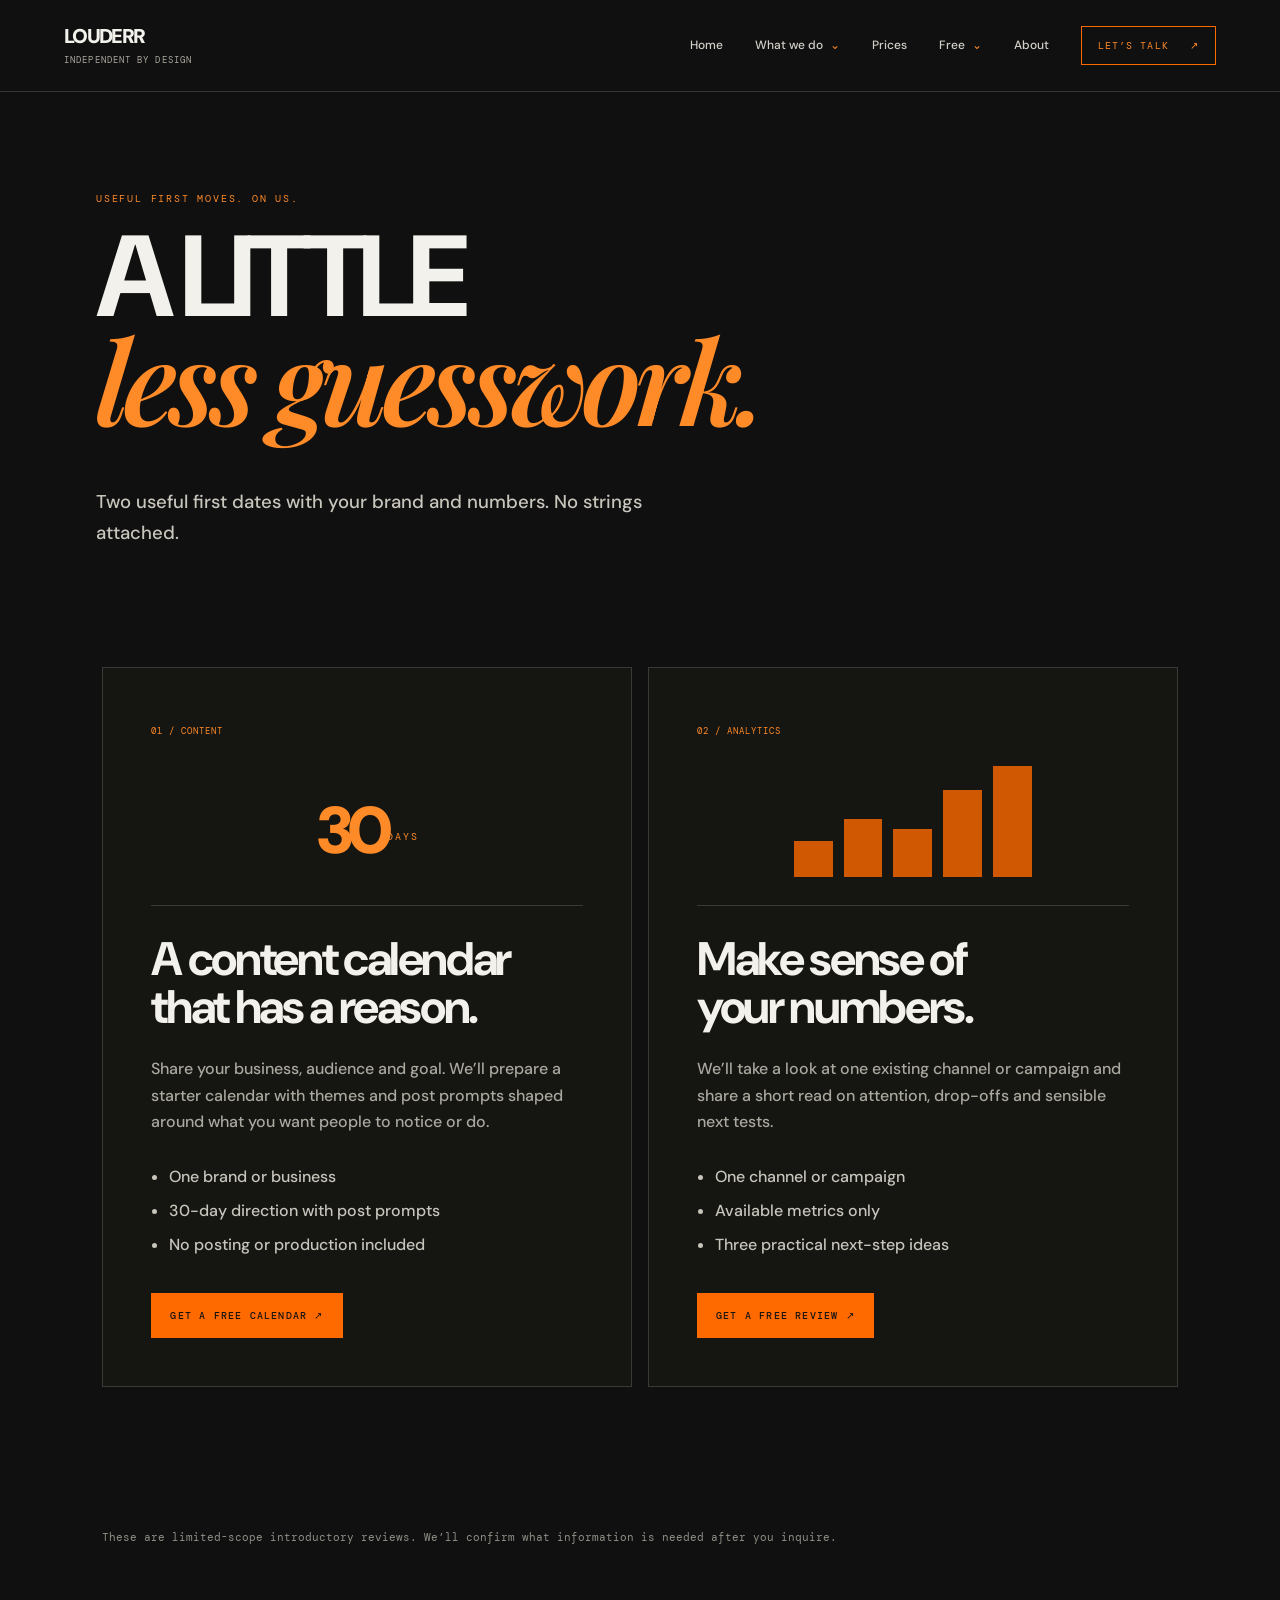
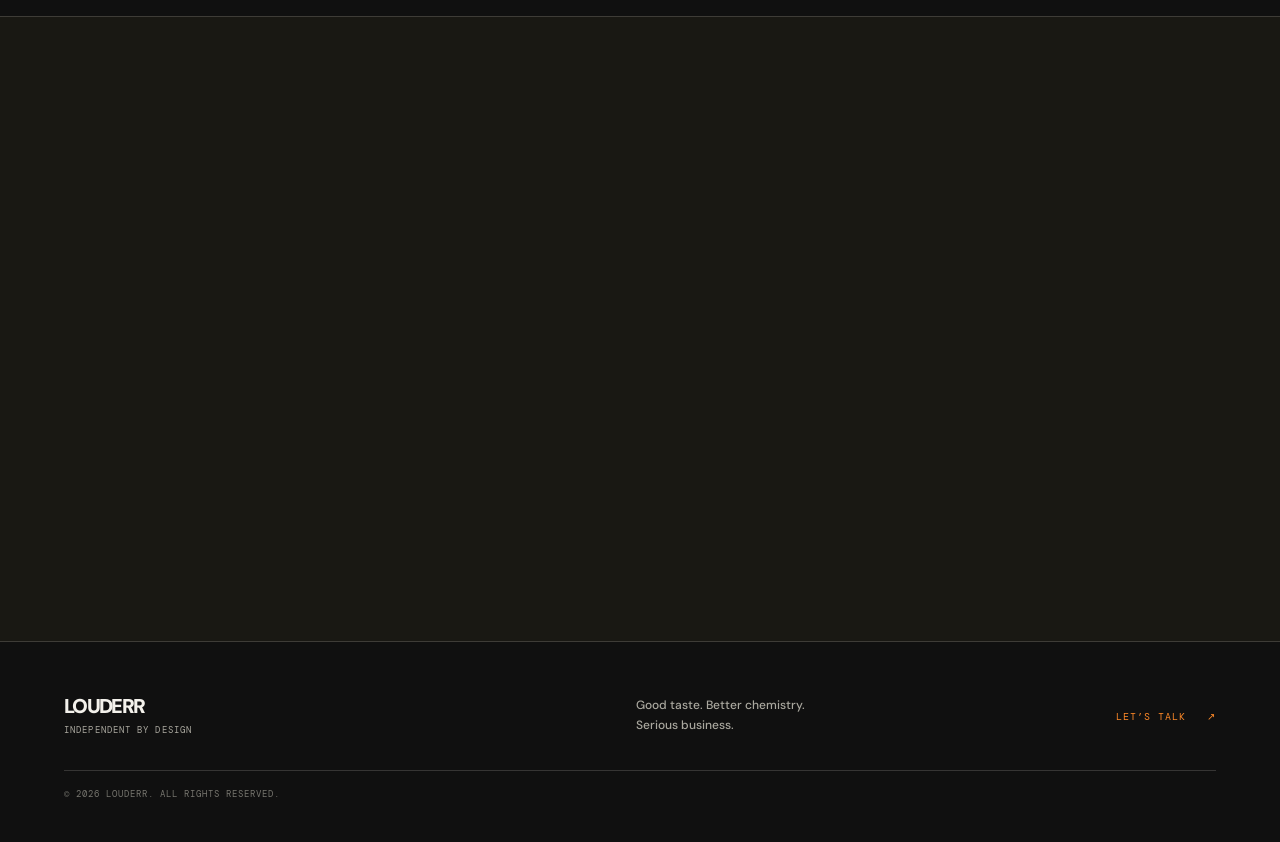
<file: free.html>
<!doctype html><html lang="en"><head><meta charset="utf-8"><meta name="viewport" content="width=device-width, initial-scale=1"><meta name="theme-color" content="#101010"><meta name="description" content="Request a free 30-day content calendar or a practical analytics review from LOUDERR."><meta property="og:title" content="Free Brand & Marketing Tools — LOUDERR"><meta property="og:description" content="Request a free 30-day content calendar or a practical analytics review from LOUDERR."><meta property="og:type" content="website"><title>Free Brand & Marketing Tools — LOUDERR</title><link rel="preconnect" href="https://fonts.googleapis.com"><link rel="preconnect" href="https://fonts.gstatic.com" crossorigin><link href="https://fonts.googleapis.com/css2?family=DM+Mono:wght@400;500&family=DM+Sans:wght@400;500;600;700;800;900&family=Playfair+Display:ital,wght@0,600;0,700;1,600;1,700&display=swap" rel="stylesheet"><link rel="stylesheet" href="style.css"></head><body class="free-page"><a class="skip-link" href="#main">Skip to content</a><header class="site-header"><a class="wordmark" href="index.html" aria-label="LOUDERR home">LOUDERR<small>INDEPENDENT BY DESIGN</small></a><button class="menu-toggle" aria-expanded="false" aria-controls="primary-nav" aria-label="Open navigation"><span></span><span></span><b>MENU</b></button><nav id="primary-nav" class="nav-links" aria-label="Main navigation"><a href="index.html">Home</a><details class="nav-dropdown"><summary>What we do <span>⌄</span></summary><div class="nav-dropdown-menu"><a href="bdsm.html">BDSM <small>Brand Development</small></a><a href="pimp.html">PIMP <small>Artist development</small></a><a href="milf.html">MILF <small>Music &amp; identity</small></a><a href="sm.html">S&amp;M <small>Strategy &amp; management</small></a><a href="fetish.html">FETISH <small>Talent &amp; identity</small></a><a href="hoe.html">HOE <small>House of Entertainment</small></a><a href="kink.html">KINK <small>Artist development</small></a></div></details><a href="prices.html">Prices</a><details class="nav-dropdown free-dropdown"><summary>Free <span>⌄</span></summary><div class="nav-dropdown-menu"><a href="free.html#calendar">Get your free content calendar <small>Ideas, themes and prompts</small></a><a href="free.html#analytics">Get your free analytics review <small>Numbers, without the headache</small></a></div></details><a href="about.html">About</a><a class="nav-contact" href="contact.html">Let’s Talk <span>↗</span></a></nav></header><main id="main"><section class="simple-hero free-hero"><p class="eyebrow">USEFUL FIRST MOVES. ON US.</p><h1>A little<br><em>less guesswork.</em></h1><p class="lede">Two useful first dates with your brand and numbers. No strings attached.</p></section><section class="section free-grid"><article id="calendar" class="free-card"><span>01 / CONTENT</span><div class="free-symbol symbol-calendar" aria-hidden="true">30<br><small>DAYS</small></div><h2>A content calendar<br>that has a reason.</h2><p>Share your business, audience and goal. We’ll prepare a starter calendar with themes and post prompts shaped around what you want people to notice or do.</p><ul><li>One brand or business</li><li>30-day direction with post prompts</li><li>No posting or production included</li></ul><a class="button button-gold" href="contact.html?offer=content-calendar">GET A FREE CALENDAR ↗</a></article><article id="analytics" class="free-card"><span>02 / ANALYTICS</span><div class="free-symbol symbol-analytics" aria-hidden="true"><i></i><i></i><i></i><i></i><i></i></div><h2>Make sense of<br>your numbers.</h2><p>We’ll take a look at one existing channel or campaign and share a short read on attention, drop-offs and sensible next tests.</p><ul><li>One channel or campaign</li><li>Available metrics only</li><li>Three practical next-step ideas</li></ul><a class="button button-gold" href="contact.html?offer=analytics-review">GET A FREE REVIEW ↗</a></article></section><p class="pricing-note">These are limited-scope introductory reviews. We’ll confirm what information is needed after you inquire.</p><section class="closing-cta"><p class="eyebrow">START WITH WHAT YOU HAVE. SEE WHERE IT GOES.</p><h2>Make the next<br>move <em>clearer.</em></h2><a class="button button-gold" href="contact.html">ASK US A QUESTION ↗</a></section></main><footer class="site-footer"><a class="wordmark" href="index.html">LOUDERR<small>INDEPENDENT BY DESIGN</small></a><p>Good taste. Better chemistry.<br>Serious business.</p><a href="contact.html">LET’S TALK <span>↗</span></a><small>© 2026 LOUDERR. ALL RIGHTS RESERVED.</small></footer><script src="script.js" defer></script></body></html>
</file>
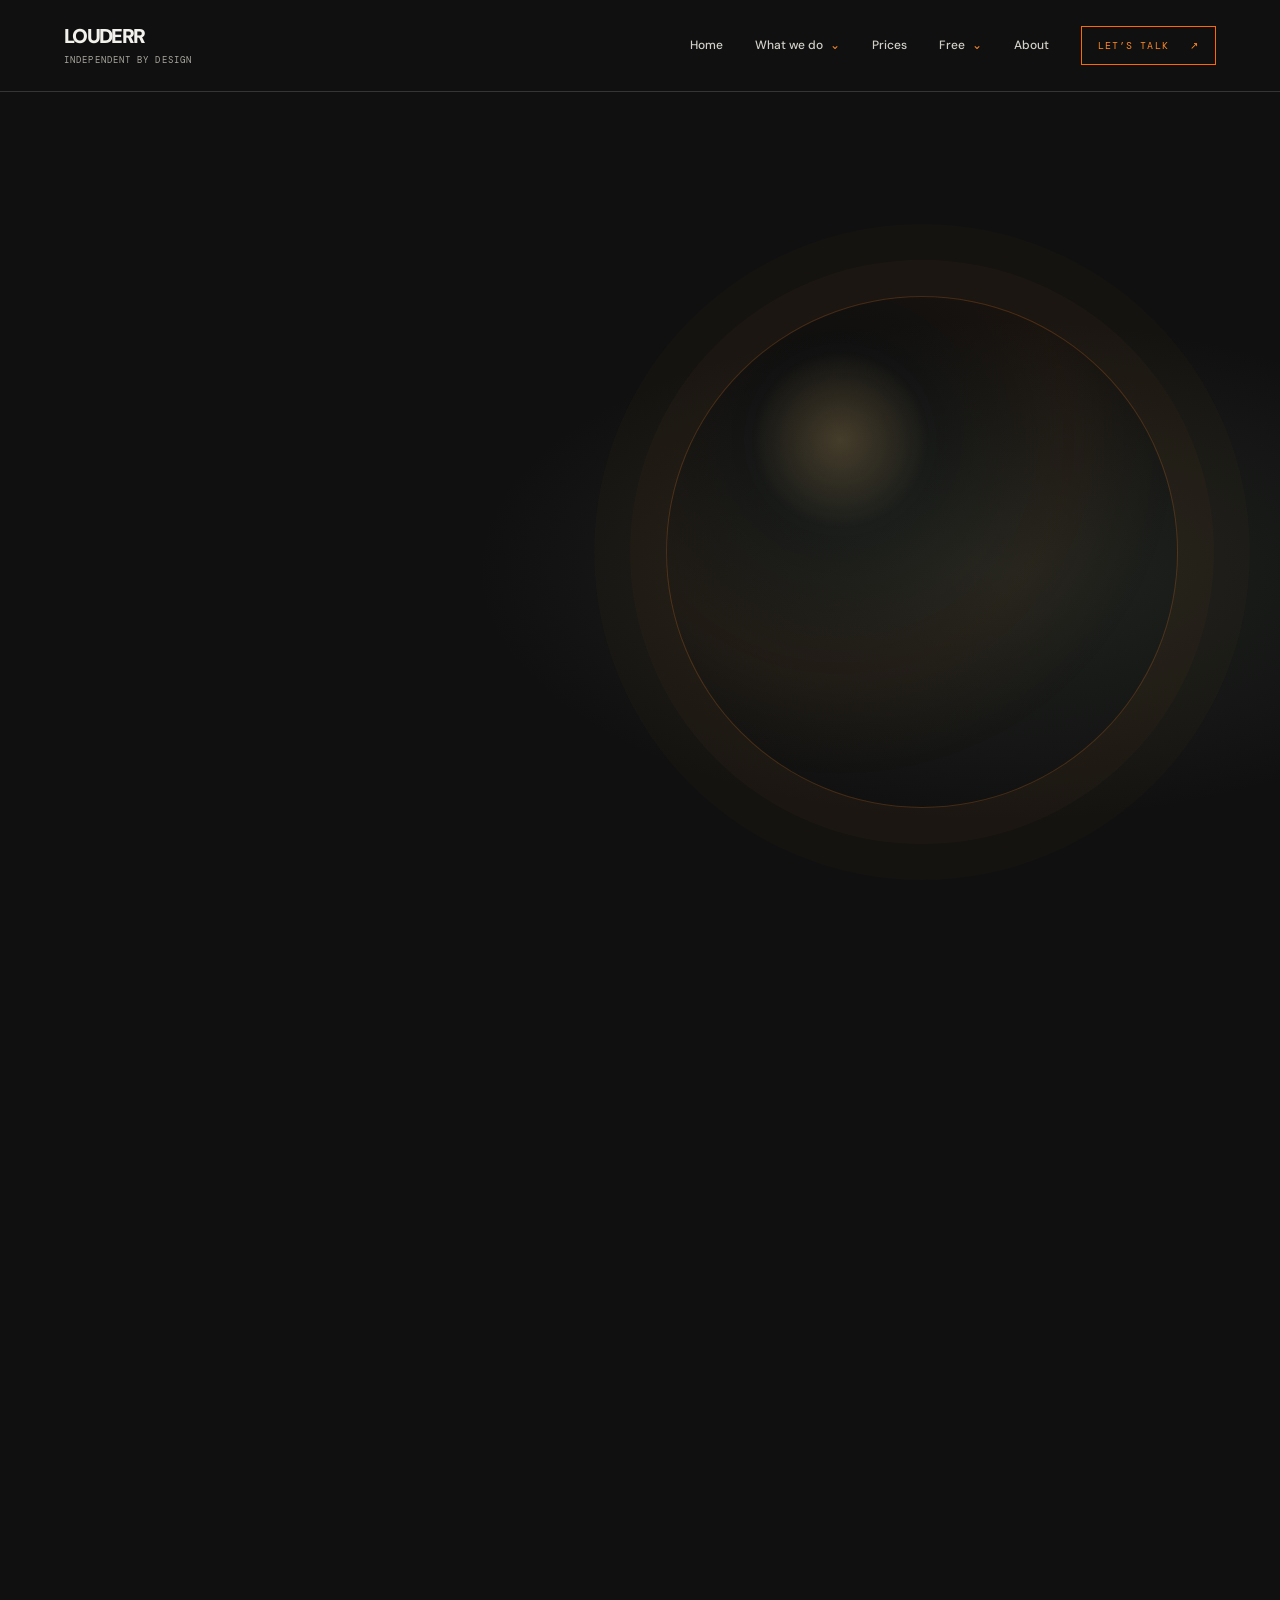
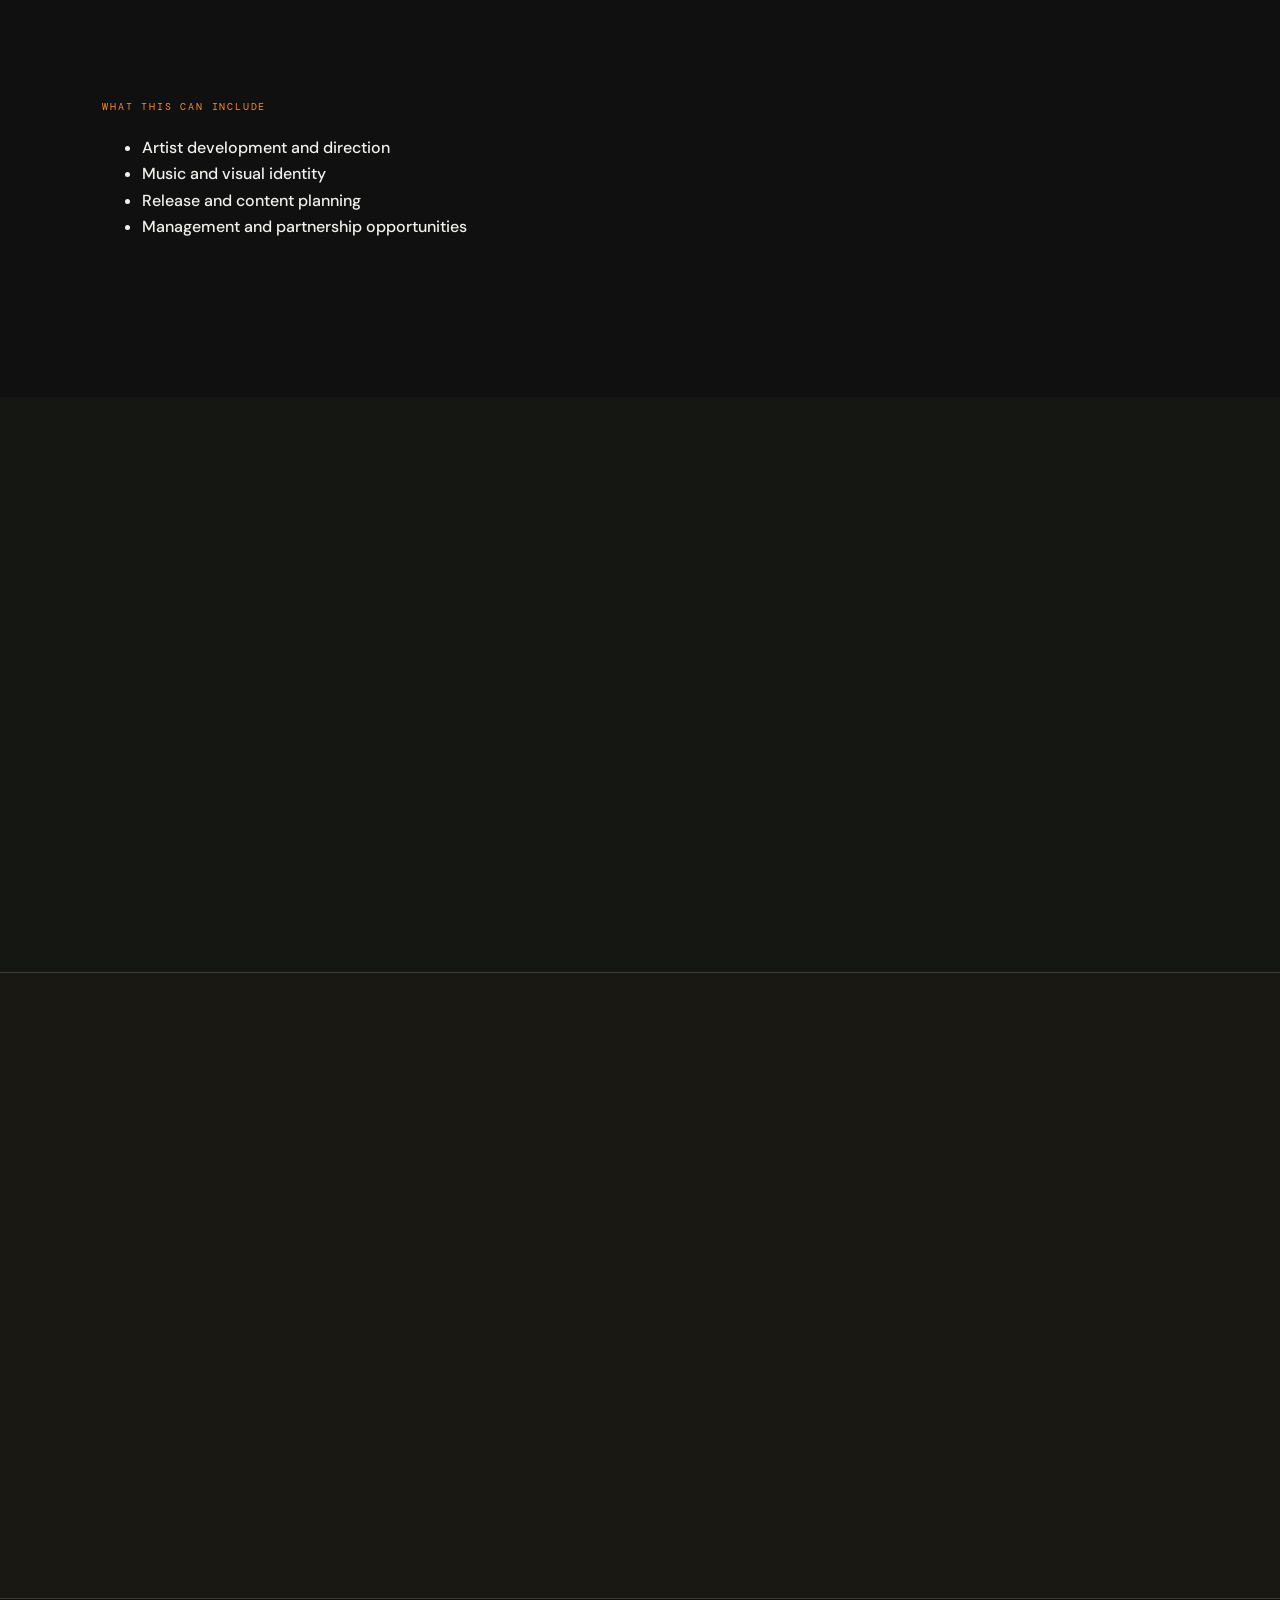
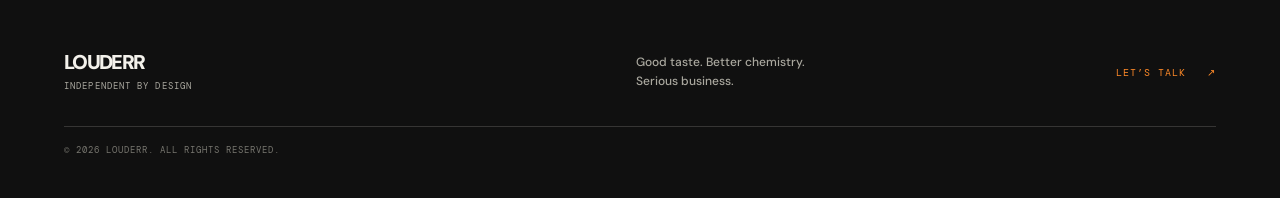
<file: hoe.html>
<!doctype html><html lang="en"><head><meta charset="utf-8"><meta name="viewport" content="width=device-width, initial-scale=1"><meta name="theme-color" content="#101010"><meta name="description" content="LOUDERR HOE artist development: House of Entertainment. Strategy, identity, audience development and management."><meta property="og:title" content="HOE — Artist Development &amp; Management | LOUDERR"><meta property="og:description" content="LOUDERR HOE artist development: House of Entertainment. Strategy, identity, audience development and management."><meta property="og:type" content="website"><title>HOE — Artist Development &amp; Management | LOUDERR</title><link rel="preconnect" href="https://fonts.googleapis.com"><link rel="preconnect" href="https://fonts.gstatic.com" crossorigin><link href="https://fonts.googleapis.com/css2?family=DM+Mono:wght@400;500&family=DM+Sans:wght@400;500;600;700;800;900&family=Playfair+Display:ital,wght@0,600;0,700;1,600;1,700&display=swap" rel="stylesheet"><link rel="stylesheet" href="style.css"></head><body class="artist-page"><a class="skip-link" href="#main">Skip to content</a><header class="site-header"><a class="wordmark" href="index.html" aria-label="LOUDERR home">LOUDERR<small>INDEPENDENT BY DESIGN</small></a><button class="menu-toggle" aria-expanded="false" aria-controls="primary-nav" aria-label="Open navigation"><span></span><span></span><b>MENU</b></button><nav id="primary-nav" class="nav-links" aria-label="Main navigation"><a href="index.html">Home</a><details class="nav-dropdown"><summary>What we do <span>⌄</span></summary><div class="nav-dropdown-menu"><a href="bdsm.html">BDSM <small>Brand Development</small></a><a href="pimp.html">PIMP <small>Artist development</small></a><a href="milf.html">MILF <small>Music &amp; identity</small></a><a href="sm.html">S&amp;M <small>Strategy &amp; management</small></a><a href="fetish.html">FETISH <small>Talent &amp; identity</small></a><a href="hoe.html">HOE <small>House of Entertainment</small></a><a href="kink.html">KINK <small>Artist development</small></a></div></details><a href="prices.html">Prices</a><details class="nav-dropdown free-dropdown"><summary>Free <span>⌄</span></summary><div class="nav-dropdown-menu"><a href="free.html#calendar">Get your free content calendar <small>Ideas, themes and prompts</small></a><a href="free.html#analytics">Get your free analytics review <small>Numbers, without the headache</small></a></div></details><a href="about.html">About</a><a class="nav-contact" href="contact.html">Let’s Talk <span>↗</span></a></nav></header><main id="main"><section class="division-hero artist-hero"><p class="eyebrow">LOUDERR / ARTIST DEVELOPMENT</p><p class="big-acronym artist-acronym">HOE</p><p class="artist-expansion">House of Entertainment</p><h1>Welcome to the House of Entertainment.</h1><p class="lede">A house for artists to develop their identity, sharpen their creative direction and build a career with the right people in the room. No velvet rope required.</p><div class="actions"><a class="button button-gold" href="contact.html?inquiry=hoe">LET’S TALK HOE ↗</a><a class="text-link" href="what-we-do.html">BACK TO WHAT WE DO ↗</a></div><span class="edge-note">ARTISTS<br>CREATIVE<br>MANAGEMENT</span></section><section class="section service-intro"><p class="eyebrow">THE IDEA, WITH A PLAN BEHIND IT.</p><h2>Good work needs<br>a world <em>around it.</em></h2><p>We connect creative identity with audience, opportunity and career decisions. The exact relationship and scope are agreed in a direct conversation; no one-size-fits-all deal.</p></section><section class="section artist-detail"><p class="eyebrow">WHAT THIS CAN INCLUDE</p><ul><li>Artist development and direction</li><li>Music and visual identity</li><li>Release and content planning</li><li>Management and partnership opportunities</li></ul></section><section class="artist-note section"><h2>Distinctive by nature.<br><em>Thoughtful by design.</em></h2><p>We don’t promise instant fame, guaranteed deals or overnight audience growth. We bring taste, strategy and a real conversation to the work.</p></section><section class="closing-cta"><p class="eyebrow">FOR ARTISTS &amp; REPRESENTATIVES</p><h2>Ready for a<br>better <em>connection?</em></h2><a class="button button-gold" href="contact.html?inquiry=hoe">MAKE AN INQUIRY ↗</a></section></main><footer class="site-footer"><a class="wordmark" href="index.html">LOUDERR<small>INDEPENDENT BY DESIGN</small></a><p>Good taste. Better chemistry.<br>Serious business.</p><a href="contact.html">LET’S TALK <span>↗</span></a><small>© 2026 LOUDERR. ALL RIGHTS RESERVED.</small></footer><script src="script.js" defer></script></body></html>
</file>
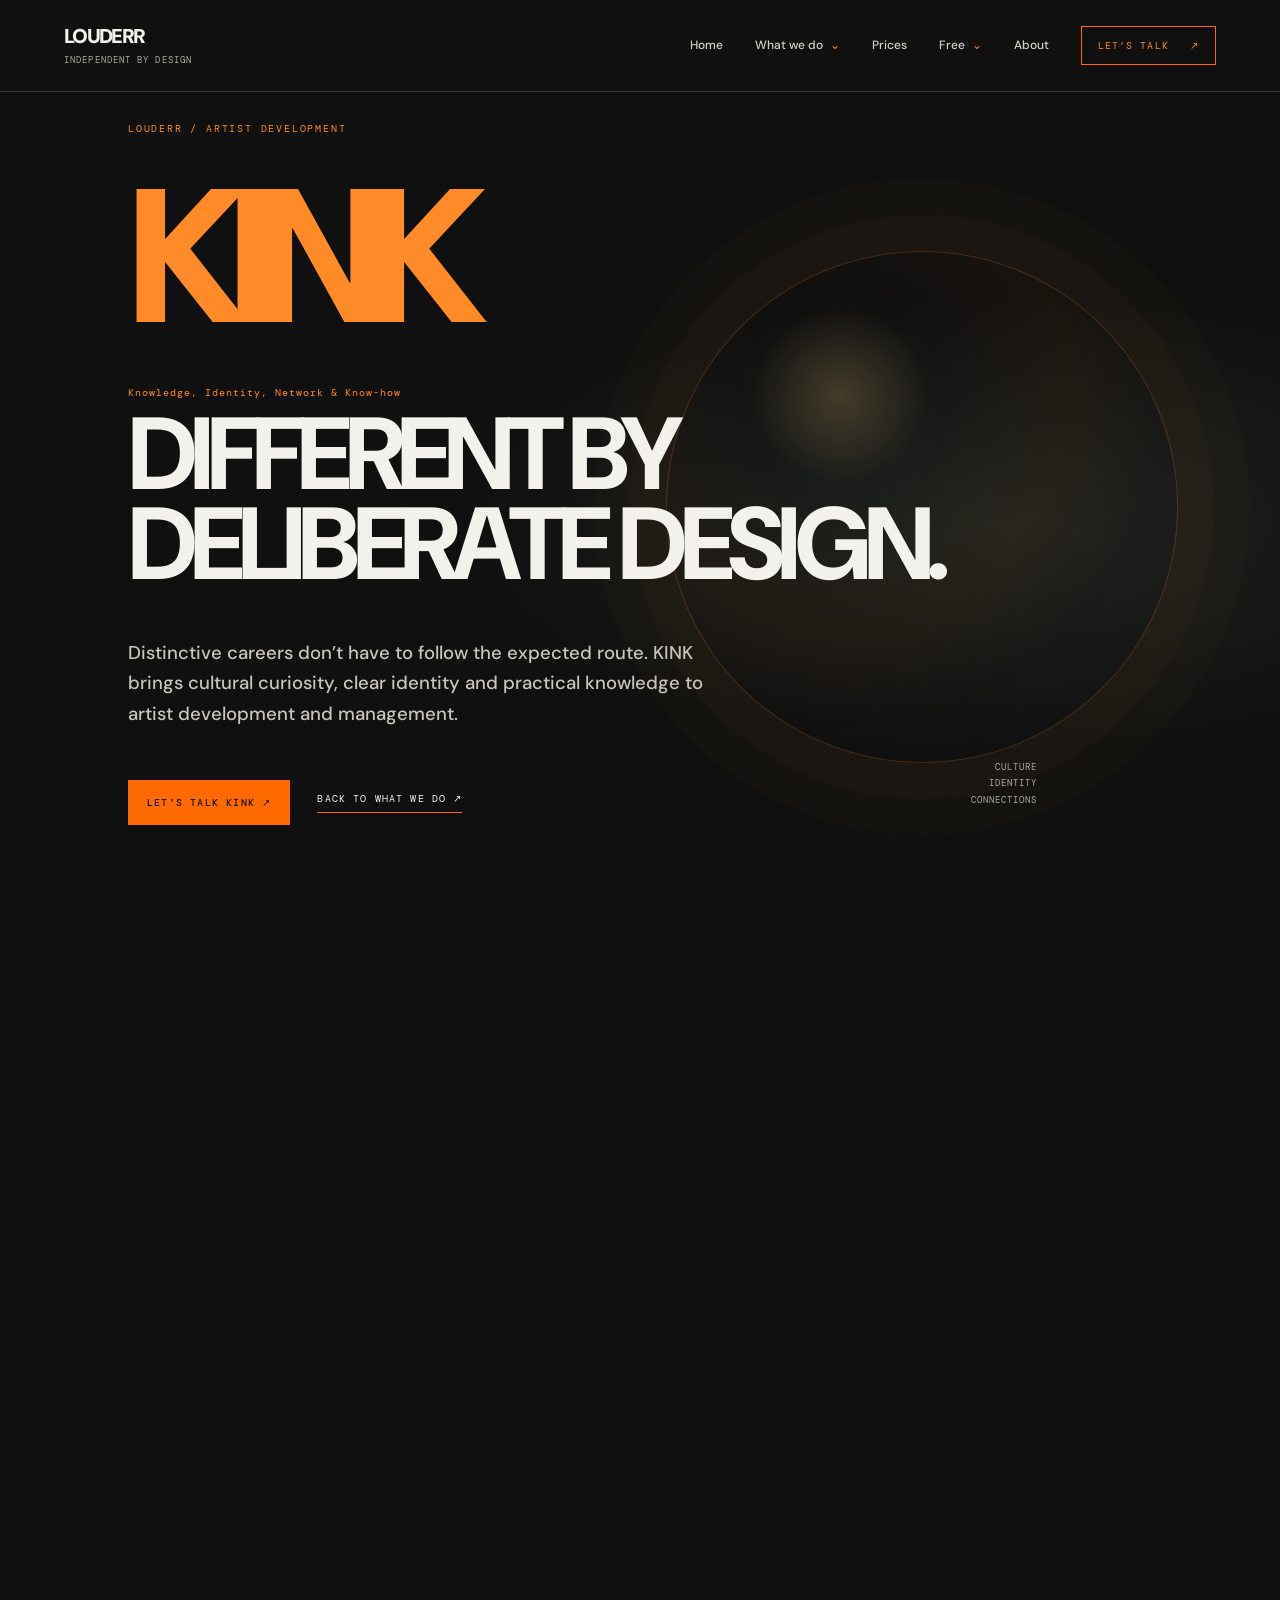
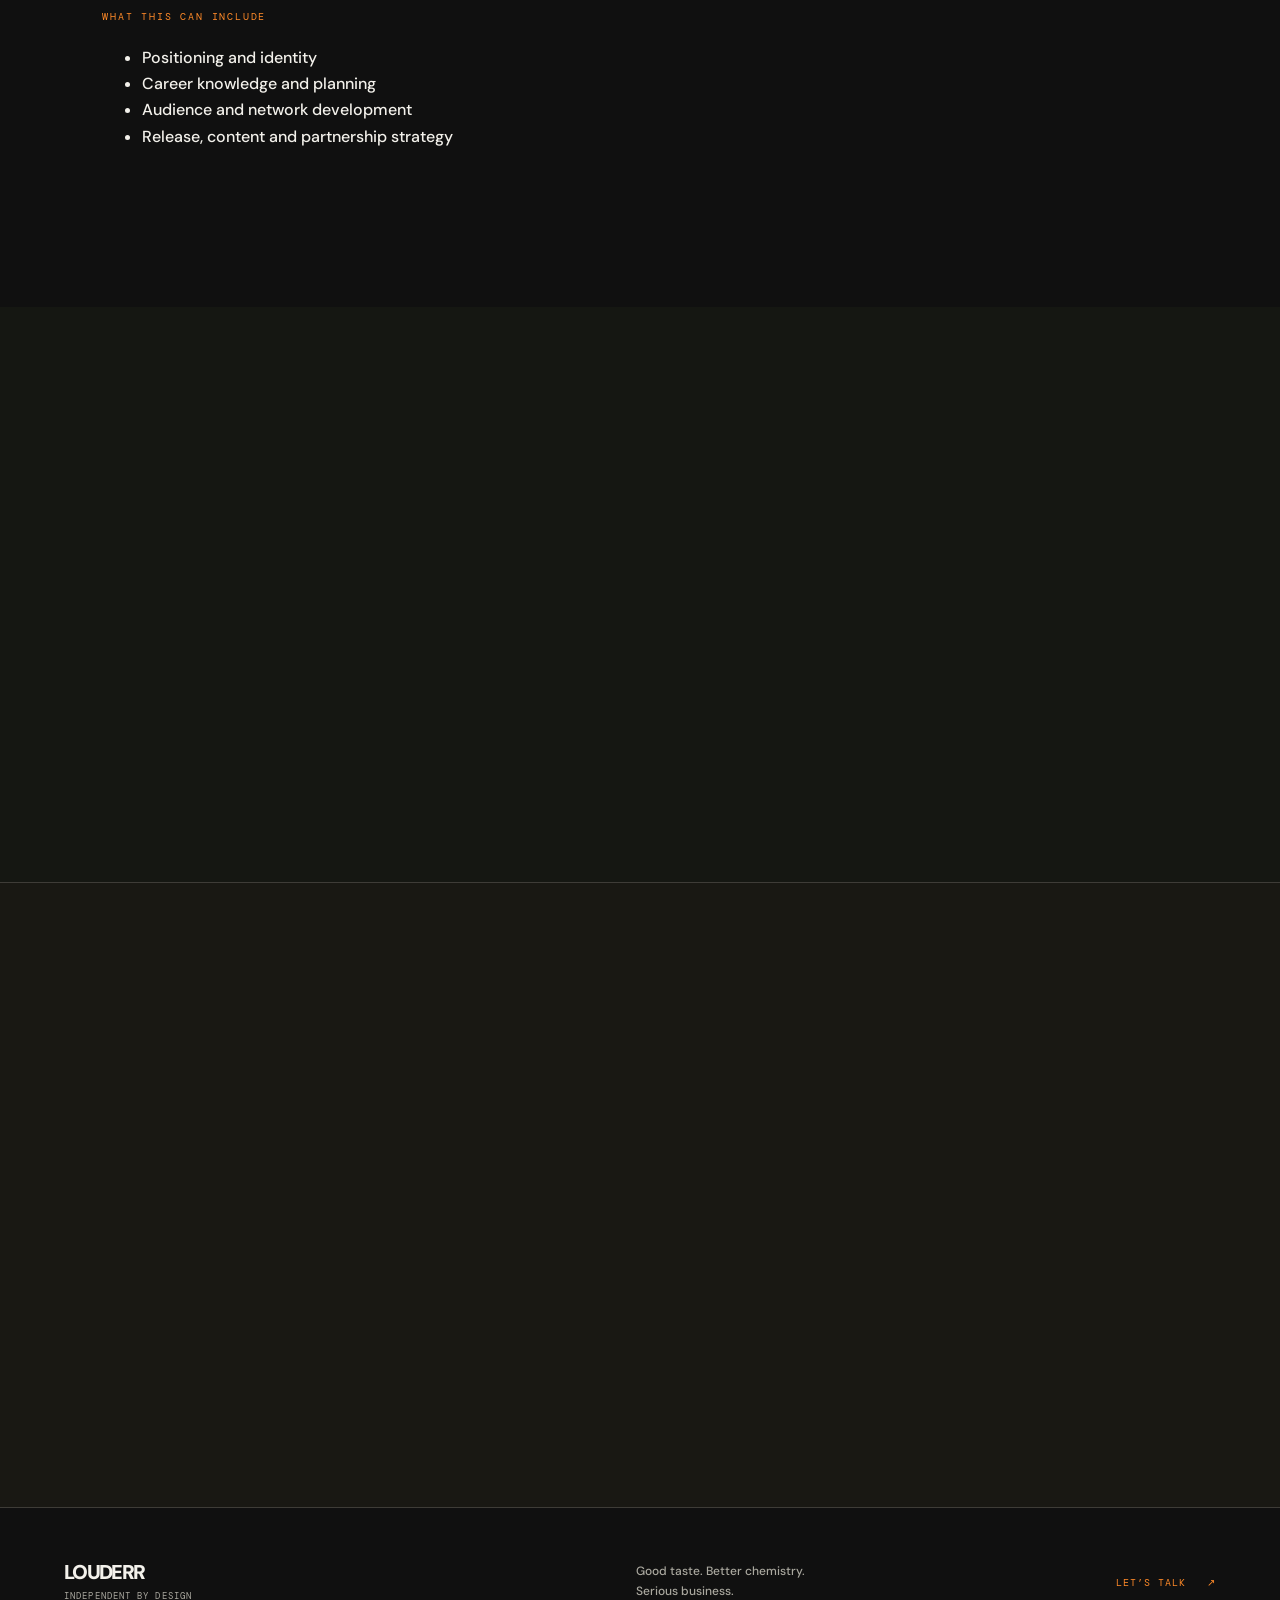
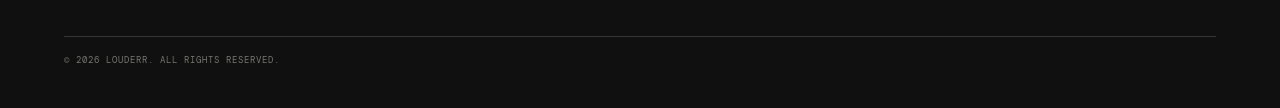
<file: kink.html>
<!doctype html><html lang="en"><head><meta charset="utf-8"><meta name="viewport" content="width=device-width, initial-scale=1"><meta name="theme-color" content="#101010"><meta name="description" content="LOUDERR KINK artist development: Knowledge, Identity, Network & Know-how. Strategy, identity, audience development and management."><meta property="og:title" content="KINK — Artist Development &amp; Management | LOUDERR"><meta property="og:description" content="LOUDERR KINK artist development: Knowledge, Identity, Network & Know-how. Strategy, identity, audience development and management."><meta property="og:type" content="website"><title>KINK — Artist Development &amp; Management | LOUDERR</title><link rel="preconnect" href="https://fonts.googleapis.com"><link rel="preconnect" href="https://fonts.gstatic.com" crossorigin><link href="https://fonts.googleapis.com/css2?family=DM+Mono:wght@400;500&family=DM+Sans:wght@400;500;600;700;800;900&family=Playfair+Display:ital,wght@0,600;0,700;1,600;1,700&display=swap" rel="stylesheet"><link rel="stylesheet" href="style.css"></head><body class="artist-page"><a class="skip-link" href="#main">Skip to content</a><header class="site-header"><a class="wordmark" href="index.html" aria-label="LOUDERR home">LOUDERR<small>INDEPENDENT BY DESIGN</small></a><button class="menu-toggle" aria-expanded="false" aria-controls="primary-nav" aria-label="Open navigation"><span></span><span></span><b>MENU</b></button><nav id="primary-nav" class="nav-links" aria-label="Main navigation"><a href="index.html">Home</a><details class="nav-dropdown"><summary>What we do <span>⌄</span></summary><div class="nav-dropdown-menu"><a href="bdsm.html">BDSM <small>Brand Development</small></a><a href="pimp.html">PIMP <small>Artist development</small></a><a href="milf.html">MILF <small>Music &amp; identity</small></a><a href="sm.html">S&amp;M <small>Strategy &amp; management</small></a><a href="fetish.html">FETISH <small>Talent &amp; identity</small></a><a href="hoe.html">HOE <small>House of Entertainment</small></a><a href="kink.html">KINK <small>Artist development</small></a></div></details><a href="prices.html">Prices</a><details class="nav-dropdown free-dropdown"><summary>Free <span>⌄</span></summary><div class="nav-dropdown-menu"><a href="free.html#calendar">Get your free content calendar <small>Ideas, themes and prompts</small></a><a href="free.html#analytics">Get your free analytics review <small>Numbers, without the headache</small></a></div></details><a href="about.html">About</a><a class="nav-contact" href="contact.html">Let’s Talk <span>↗</span></a></nav></header><main id="main"><section class="division-hero artist-hero"><p class="eyebrow">LOUDERR / ARTIST DEVELOPMENT</p><p class="big-acronym artist-acronym">KINK</p><p class="artist-expansion">Knowledge, Identity, Network &amp; Know-how</p><h1>Different by deliberate design.</h1><p class="lede">Distinctive careers don’t have to follow the expected route. KINK brings cultural curiosity, clear identity and practical knowledge to artist development and management.</p><div class="actions"><a class="button button-gold" href="contact.html?inquiry=kink">LET’S TALK KINK ↗</a><a class="text-link" href="what-we-do.html">BACK TO WHAT WE DO ↗</a></div><span class="edge-note">CULTURE<br>IDENTITY<br>CONNECTIONS</span></section><section class="section service-intro"><p class="eyebrow">THE IDEA, WITH A PLAN BEHIND IT.</p><h2>Good work needs<br>a world <em>around it.</em></h2><p>We connect creative identity with audience, opportunity and career decisions. The exact relationship and scope are agreed in a direct conversation; no one-size-fits-all deal.</p></section><section class="section artist-detail"><p class="eyebrow">WHAT THIS CAN INCLUDE</p><ul><li>Positioning and identity</li><li>Career knowledge and planning</li><li>Audience and network development</li><li>Release, content and partnership strategy</li></ul></section><section class="artist-note section"><h2>Distinctive by nature.<br><em>Thoughtful by design.</em></h2><p>We don’t promise instant fame, guaranteed deals or overnight audience growth. We bring taste, strategy and a real conversation to the work.</p></section><section class="closing-cta"><p class="eyebrow">FOR ARTISTS &amp; REPRESENTATIVES</p><h2>Ready for a<br>better <em>connection?</em></h2><a class="button button-gold" href="contact.html?inquiry=kink">MAKE AN INQUIRY ↗</a></section></main><footer class="site-footer"><a class="wordmark" href="index.html">LOUDERR<small>INDEPENDENT BY DESIGN</small></a><p>Good taste. Better chemistry.<br>Serious business.</p><a href="contact.html">LET’S TALK <span>↗</span></a><small>© 2026 LOUDERR. ALL RIGHTS RESERVED.</small></footer><script src="script.js" defer></script></body></html>
</file>
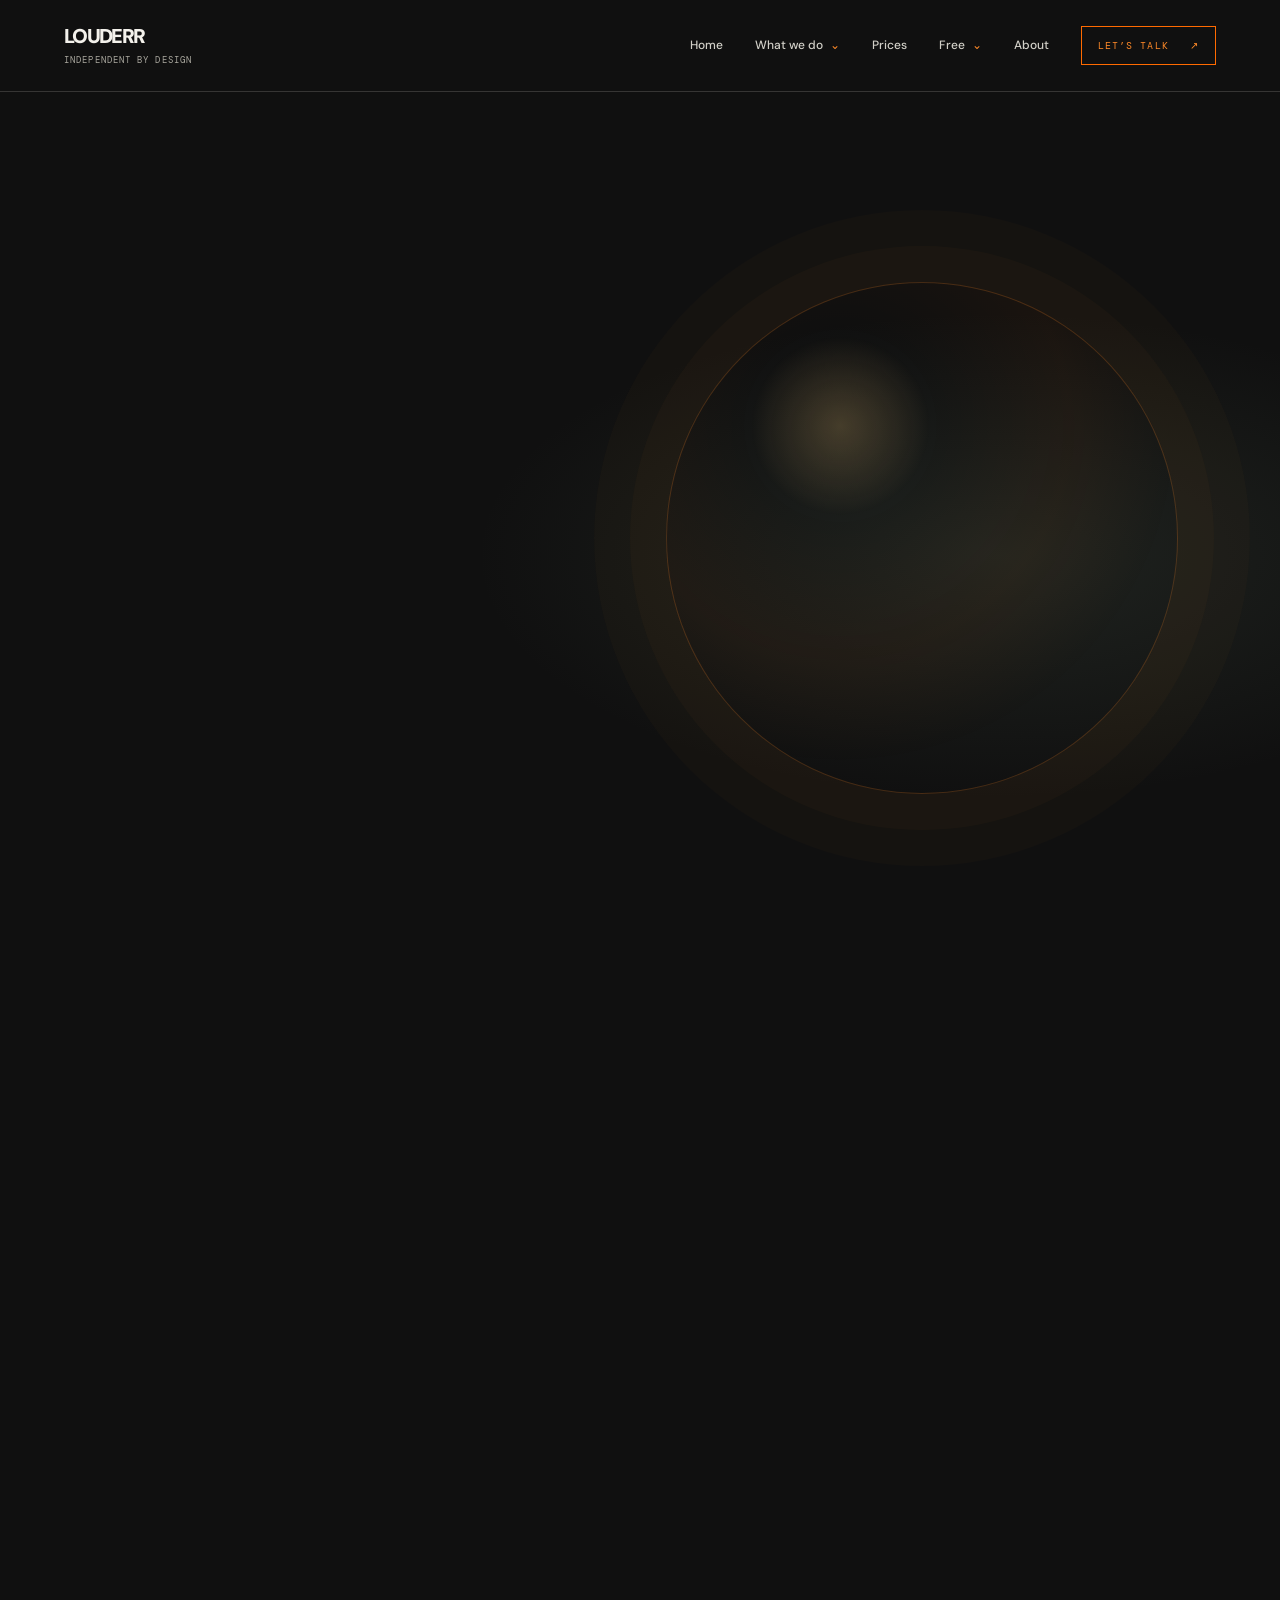
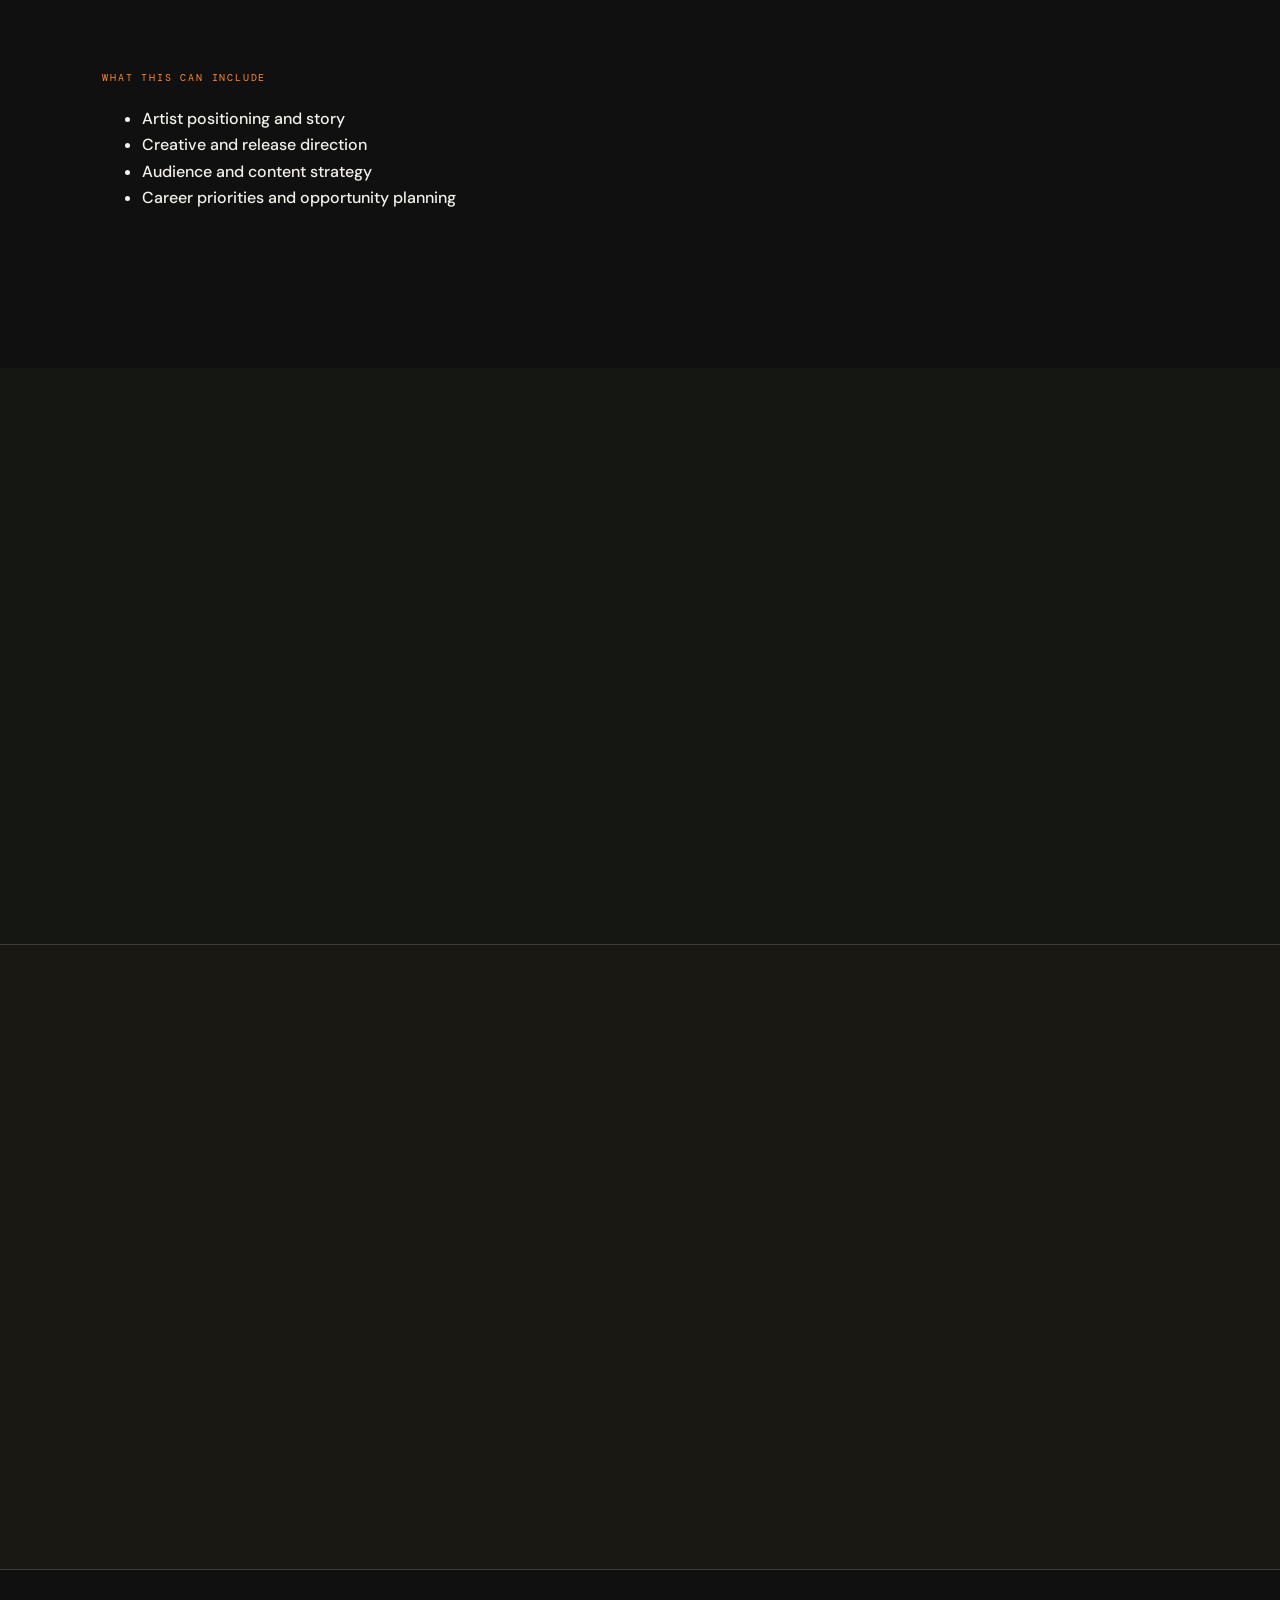
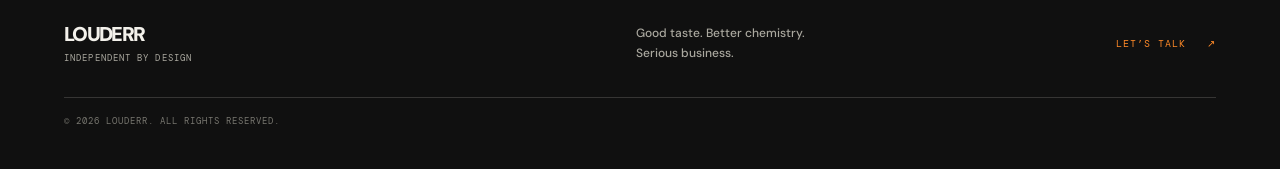
<file: milf.html>
<!doctype html><html lang="en"><head><meta charset="utf-8"><meta name="viewport" content="width=device-width, initial-scale=1"><meta name="theme-color" content="#101010"><meta name="description" content="LOUDERR MILF artist development: Music, Identity, Leadership & Fame. Strategy, identity, audience development and management."><meta property="og:title" content="MILF — Artist Development &amp; Management | LOUDERR"><meta property="og:description" content="LOUDERR MILF artist development: Music, Identity, Leadership & Fame. Strategy, identity, audience development and management."><meta property="og:type" content="website"><title>MILF — Artist Development &amp; Management | LOUDERR</title><link rel="preconnect" href="https://fonts.googleapis.com"><link rel="preconnect" href="https://fonts.gstatic.com" crossorigin><link href="https://fonts.googleapis.com/css2?family=DM+Mono:wght@400;500&family=DM+Sans:wght@400;500;600;700;800;900&family=Playfair+Display:ital,wght@0,600;0,700;1,600;1,700&display=swap" rel="stylesheet"><link rel="stylesheet" href="style.css"></head><body class="artist-page"><a class="skip-link" href="#main">Skip to content</a><header class="site-header"><a class="wordmark" href="index.html" aria-label="LOUDERR home">LOUDERR<small>INDEPENDENT BY DESIGN</small></a><button class="menu-toggle" aria-expanded="false" aria-controls="primary-nav" aria-label="Open navigation"><span></span><span></span><b>MENU</b></button><nav id="primary-nav" class="nav-links" aria-label="Main navigation"><a href="index.html">Home</a><details class="nav-dropdown"><summary>What we do <span>⌄</span></summary><div class="nav-dropdown-menu"><a href="bdsm.html">BDSM <small>Brand Development</small></a><a href="pimp.html">PIMP <small>Artist development</small></a><a href="milf.html">MILF <small>Music &amp; identity</small></a><a href="sm.html">S&amp;M <small>Strategy &amp; management</small></a><a href="fetish.html">FETISH <small>Talent &amp; identity</small></a><a href="hoe.html">HOE <small>House of Entertainment</small></a><a href="kink.html">KINK <small>Artist development</small></a></div></details><a href="prices.html">Prices</a><details class="nav-dropdown free-dropdown"><summary>Free <span>⌄</span></summary><div class="nav-dropdown-menu"><a href="free.html#calendar">Get your free content calendar <small>Ideas, themes and prompts</small></a><a href="free.html#analytics">Get your free analytics review <small>Numbers, without the headache</small></a></div></details><a href="about.html">About</a><a class="nav-contact" href="contact.html">Let’s Talk <span>↗</span></a></nav></header><main id="main"><section class="division-hero artist-hero"><p class="eyebrow">LOUDERR / ARTIST DEVELOPMENT</p><p class="big-acronym artist-acronym">MILF</p><p class="artist-expansion">Music, Identity, Leadership &amp; Fame</p><h1>Make your next era unforgettable.</h1><p class="lede">Music is the spark. Identity gives it a world. Leadership gives the artist a say in where that world goes. We help shape direction, release strategy and audience development around the artist’s actual work. “Fame” is the ambition in the acronym—not a promise we make.</p><div class="actions"><a class="button button-gold" href="contact.html?inquiry=milf">LET’S TALK MILF ↗</a><a class="text-link" href="what-we-do.html">BACK TO WHAT WE DO ↗</a></div><span class="edge-note">IDENTITY<br>DIRECTION<br>RELEASES</span></section><section class="section service-intro"><p class="eyebrow">THE IDEA, WITH A PLAN BEHIND IT.</p><h2>Good work needs<br>a world <em>around it.</em></h2><p>We connect creative identity with audience, opportunity and career decisions. The exact relationship and scope are agreed in a direct conversation; no one-size-fits-all deal.</p></section><section class="section artist-detail"><p class="eyebrow">WHAT THIS CAN INCLUDE</p><ul><li>Artist positioning and story</li><li>Creative and release direction</li><li>Audience and content strategy</li><li>Career priorities and opportunity planning</li></ul></section><section class="artist-note section"><h2>Distinctive by nature.<br><em>Thoughtful by design.</em></h2><p>We don’t promise instant fame, guaranteed deals or overnight audience growth. We bring taste, strategy and a real conversation to the work.</p></section><section class="closing-cta"><p class="eyebrow">FOR ARTISTS &amp; REPRESENTATIVES</p><h2>Ready for a<br>better <em>connection?</em></h2><a class="button button-gold" href="contact.html?inquiry=milf">MAKE AN INQUIRY ↗</a></section></main><footer class="site-footer"><a class="wordmark" href="index.html">LOUDERR<small>INDEPENDENT BY DESIGN</small></a><p>Good taste. Better chemistry.<br>Serious business.</p><a href="contact.html">LET’S TALK <span>↗</span></a><small>© 2026 LOUDERR. ALL RIGHTS RESERVED.</small></footer><script src="script.js" defer></script></body></html>
</file>
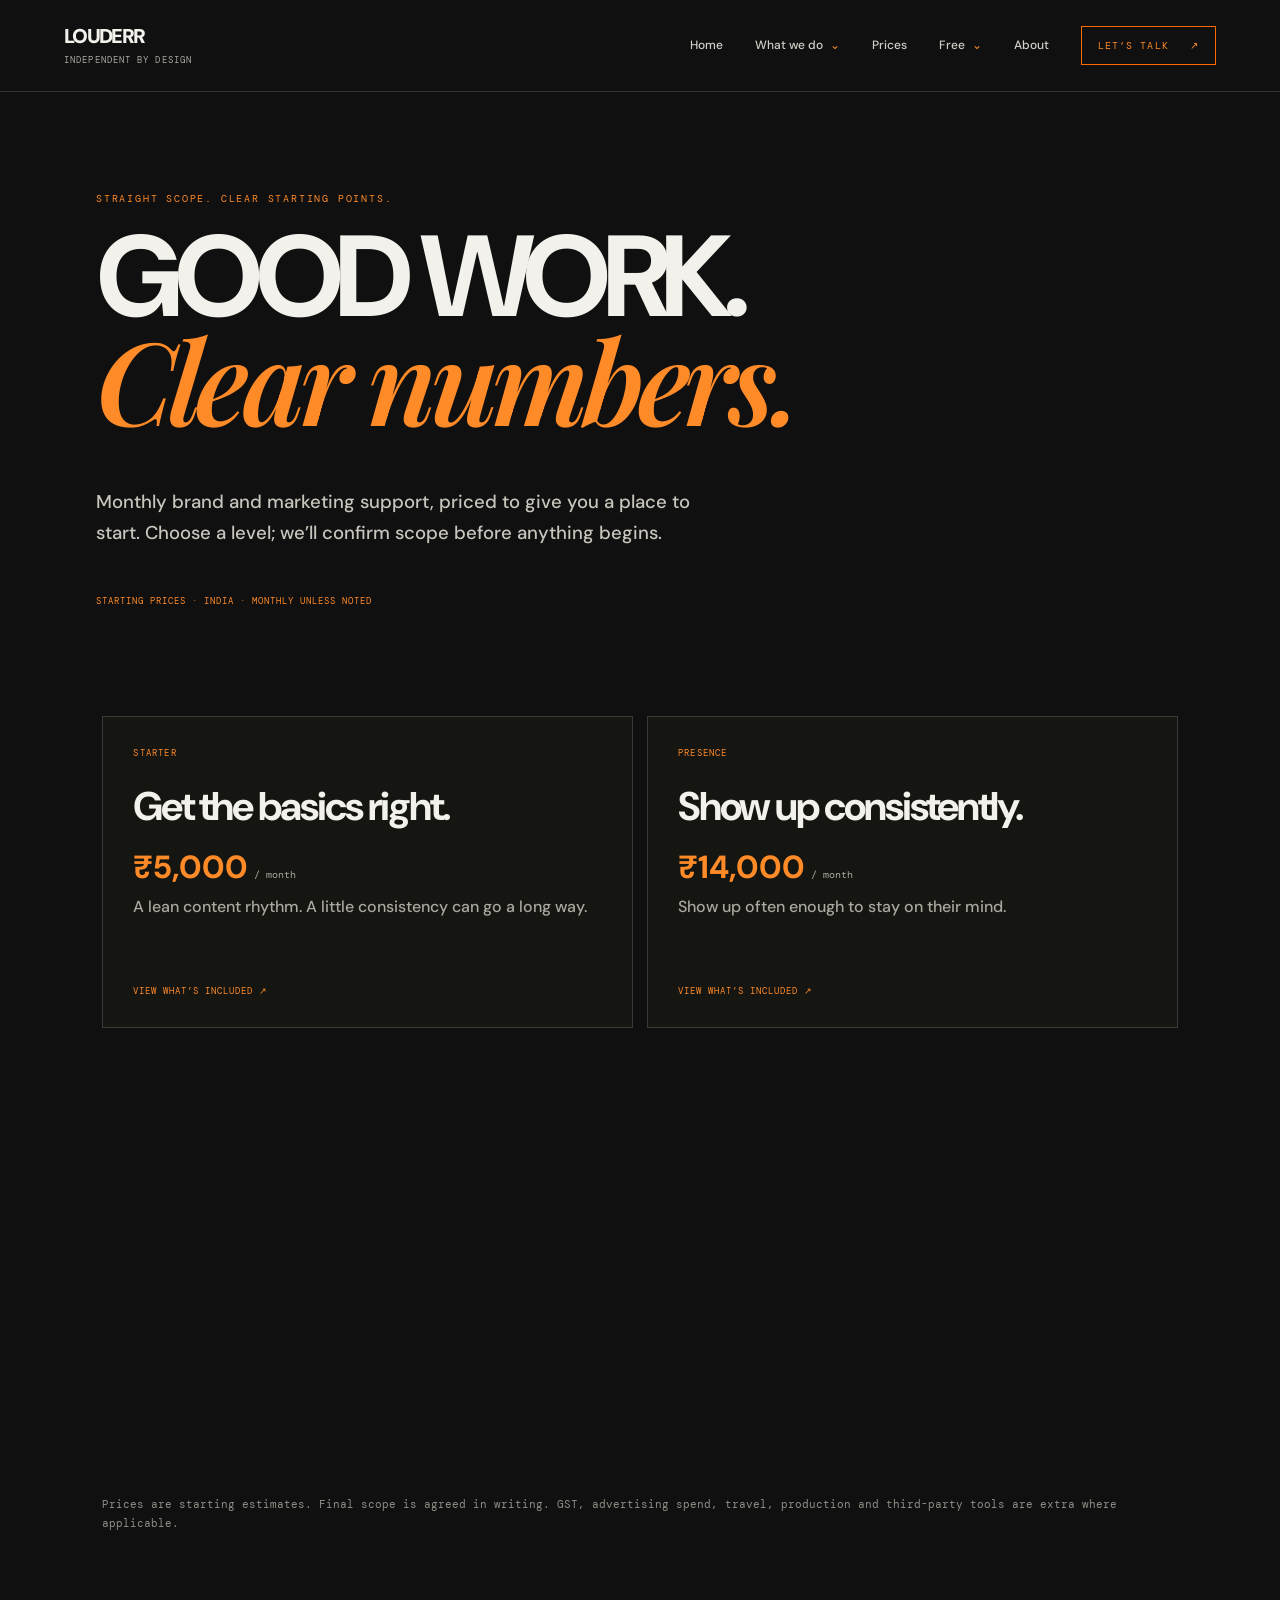
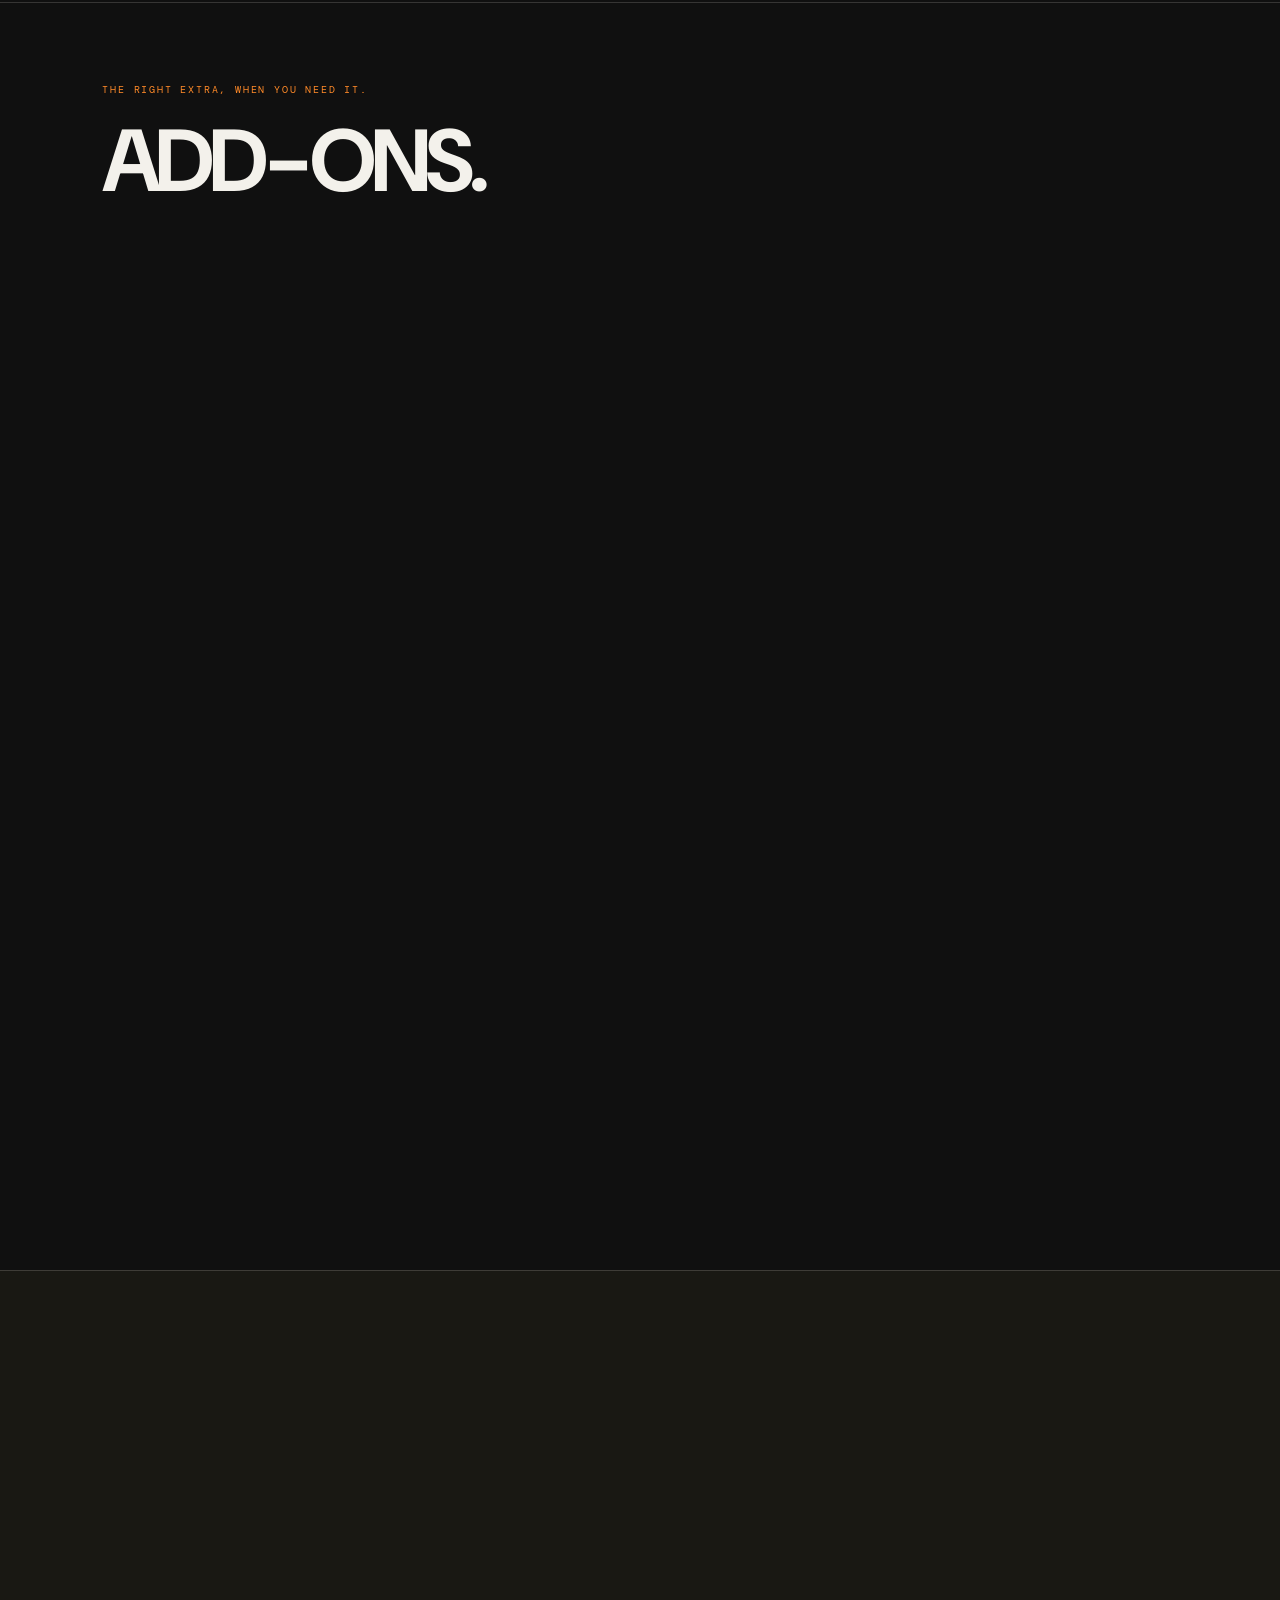
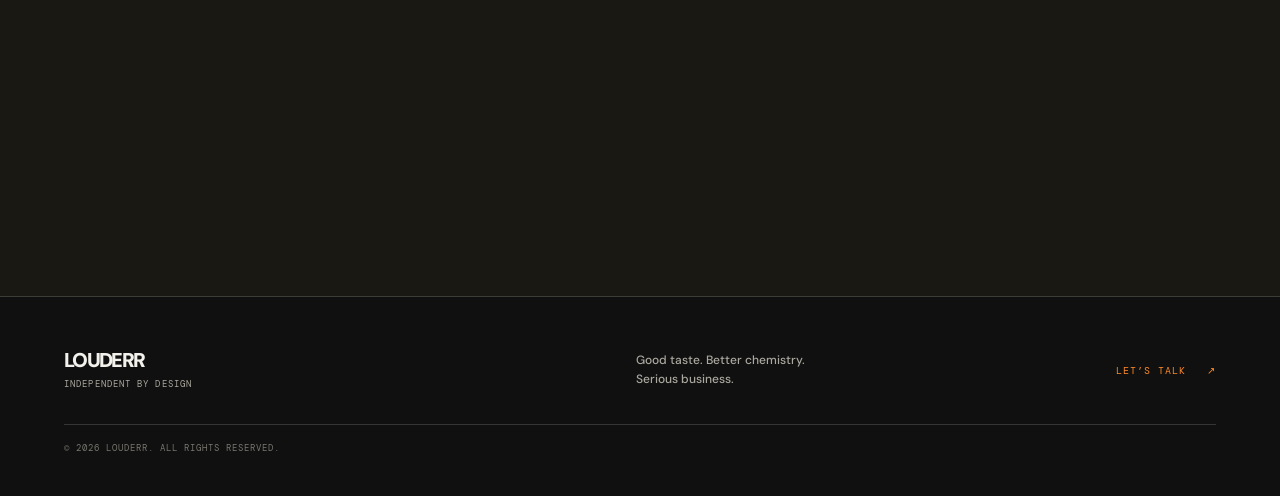
<file: prices.html>
<!doctype html><html lang="en"><head><meta charset="utf-8"><meta name="viewport" content="width=device-width, initial-scale=1"><meta name="theme-color" content="#101010"><meta name="description" content="Starting prices for LOUDERR brand development and marketing support in India, with transparent scope notes and optional add-ons."><meta property="og:title" content="Pricing — LOUDERR"><meta property="og:description" content="Starting prices for LOUDERR brand development and marketing support in India, with transparent scope notes and optional add-ons."><meta property="og:type" content="website"><title>Pricing — LOUDERR</title><link rel="preconnect" href="https://fonts.googleapis.com"><link rel="preconnect" href="https://fonts.gstatic.com" crossorigin><link href="https://fonts.googleapis.com/css2?family=DM+Mono:wght@400;500&family=DM+Sans:wght@400;500;600;700;800;900&family=Playfair+Display:ital,wght@0,600;0,700;1,600;1,700&display=swap" rel="stylesheet"><link rel="stylesheet" href="style.css"></head><body class="pricing-page"><a class="skip-link" href="#main">Skip to content</a><header class="site-header"><a class="wordmark" href="index.html" aria-label="LOUDERR home">LOUDERR<small>INDEPENDENT BY DESIGN</small></a><button class="menu-toggle" aria-expanded="false" aria-controls="primary-nav" aria-label="Open navigation"><span></span><span></span><b>MENU</b></button><nav id="primary-nav" class="nav-links" aria-label="Main navigation"><a href="index.html">Home</a><details class="nav-dropdown"><summary>What we do <span>⌄</span></summary><div class="nav-dropdown-menu"><a href="bdsm.html">BDSM <small>Brand Development</small></a><a href="pimp.html">PIMP <small>Artist development</small></a><a href="milf.html">MILF <small>Music &amp; identity</small></a><a href="sm.html">S&amp;M <small>Strategy &amp; management</small></a><a href="fetish.html">FETISH <small>Talent &amp; identity</small></a><a href="hoe.html">HOE <small>House of Entertainment</small></a><a href="kink.html">KINK <small>Artist development</small></a></div></details><a href="prices.html">Prices</a><details class="nav-dropdown free-dropdown"><summary>Free <span>⌄</span></summary><div class="nav-dropdown-menu"><a href="free.html#calendar">Get your free content calendar <small>Ideas, themes and prompts</small></a><a href="free.html#analytics">Get your free analytics review <small>Numbers, without the headache</small></a></div></details><a href="about.html">About</a><a class="nav-contact" href="contact.html">Let’s Talk <span>↗</span></a></nav></header><main id="main"><section class="simple-hero pricing-hero"><p class="eyebrow">STRAIGHT SCOPE. CLEAR STARTING POINTS.</p><h1>Good work.<br><em>Clear numbers.</em></h1><p class="lede">Monthly brand and marketing support, priced to give you a place to start. Choose a level; we’ll confirm scope before anything begins.</p><p class="micro-note">STARTING PRICES · INDIA · MONTHLY UNLESS NOTED</p></section><section class="section pricing-grid"><details class="price-card"><summary><span>STARTER</span><h2>Get the basics right.</h2><b>₹5,000<small> / month</small></b><p>A lean content rhythm. A little consistency can go a long way.</p><i>VIEW WHAT’S INCLUDED ↗</i></summary><div class="price-detail"><ul><li>One-platform content plan</li><li>8 post ideas with captions</li><li>Monthly posting calendar</li><li>One review call</li></ul><a href="contact.html?package=starter">ASK ABOUT STARTER ↗</a></div></details><details class="price-card"><summary><span>PRESENCE</span><h2>Show up consistently.</h2><b>₹14,000<small> / month</small></b><p>Show up often enough to stay on their mind.</p><i>VIEW WHAT’S INCLUDED ↗</i></summary><div class="price-detail"><ul><li>One primary social platform</li><li>12 planned content pieces</li><li>Captions and creative direction</li><li>Monthly performance snapshot</li></ul><a href="contact.html?package=presence">ASK ABOUT PRESENCE ↗</a></div></details><details class="price-card featured"><summary><span>MOMENTUM · FEATURED</span><h2>Make attention work harder.</h2><b>₹23,000<small> / month</small></b><p>Make attention work harder—and give it somewhere to go.</p><i>VIEW WHAT’S INCLUDED ↗</i></summary><div class="price-detail"><ul><li>Up to two social platforms</li><li>16 pieces, including reel concepts</li><li>Campaign and lead-journey planning</li><li>Monthly growth review</li></ul><a href="contact.html?package=momentum">ASK ABOUT MOMENTUM ↗</a></div></details><details class="price-card"><summary><span>GROWTH PARTNER</span><h2>Put a system behind growth.</h2><b>₹50,000<small> / month</small></b><p>A closer working relationship for the next stage. Good chemistry helps.</p><i>VIEW WHAT’S INCLUDED ↗</i></summary><div class="price-detail"><ul><li>Brand, demand and growth direction</li><li>Multi-channel campaign planning</li><li>Lead and conversion improvements</li><li>Weekly check-in and monthly reporting</li></ul><a href="contact.html?package=growth-partner">ASK ABOUT GROWTH PARTNER ↗</a></div></details></section><p class="pricing-note">Prices are starting estimates. Final scope is agreed in writing. GST, advertising spend, travel, production and third-party tools are extra where applicable.</p><section class="section addons"><p class="eyebrow">THE RIGHT EXTRA, WHEN YOU NEED IT.</p><h2>Add-ons.</h2><div class="addon-grid"><article><span>CONTENT</span><h3>Short-form video editing</h3><b>From ₹1,500 / video</b><p>Vertical edit up to 60 seconds, basic captions, clean cuts and one revision. Footage supplied.</p></article><article><span>PRODUCTION</span><h3>On-location videography</h3><b>From ₹8,000 / half-day</b><p>Up to four hours in Kolkata with an agreed shot list. Travel and editing quoted separately.</p></article><article><span>BRAND</span><h3>Brand direction mini-kit</h3><b>From ₹12,000 / project</b><p>Colour, type, voice direction and three starter social templates for an existing brand.</p></article><article><span>DIGITAL</span><h3>Landing page design &amp; build</h3><b>From ₹18,000 / project</b><p>A responsive campaign page with one clear action. Hosting, domain and custom integrations separate.</p></article><article><span>DEMAND</span><h3>Paid ads setup &amp; management</h3><b>From ₹7,500 / month</b><p>One platform, setup, audience plan and monthly optimization. Media budget separate.</p></article><article><span>INTELLIGENCE</span><h3>Market research sprint</h3><b>From ₹15,000 / project</b><p>Category scan, audience themes and opportunity map, with human-reviewed source notes.</p></article><article><span>MEASUREMENT</span><h3>Analytics dashboard setup</h3><b>From ₹25,000 / project</b><p>Agreed metrics mapped into a practical dashboard using available data. Custom AI and data pipelines scoped separately.</p></article><article><span>ARTIST SERVICES</span><h3>Artist development &amp; management</h3><b>Scoped to the artist</b><p>We begin with fit, goals and responsibilities. Terms are discussed transparently before commitment.</p></article></div></section><section class="closing-cta"><p class="eyebrow">NOT SURE WHAT FITS? LET’S TALK NUMBERS.</p><h2>Let’s scope the<br><em>right first move.</em></h2><a class="button button-gold" href="contact.html">ASK LOUDERR ↗</a></section></main><footer class="site-footer"><a class="wordmark" href="index.html">LOUDERR<small>INDEPENDENT BY DESIGN</small></a><p>Good taste. Better chemistry.<br>Serious business.</p><a href="contact.html">LET’S TALK <span>↗</span></a><small>© 2026 LOUDERR. ALL RIGHTS RESERVED.</small></footer><script src="script.js" defer></script></body></html>
</file>
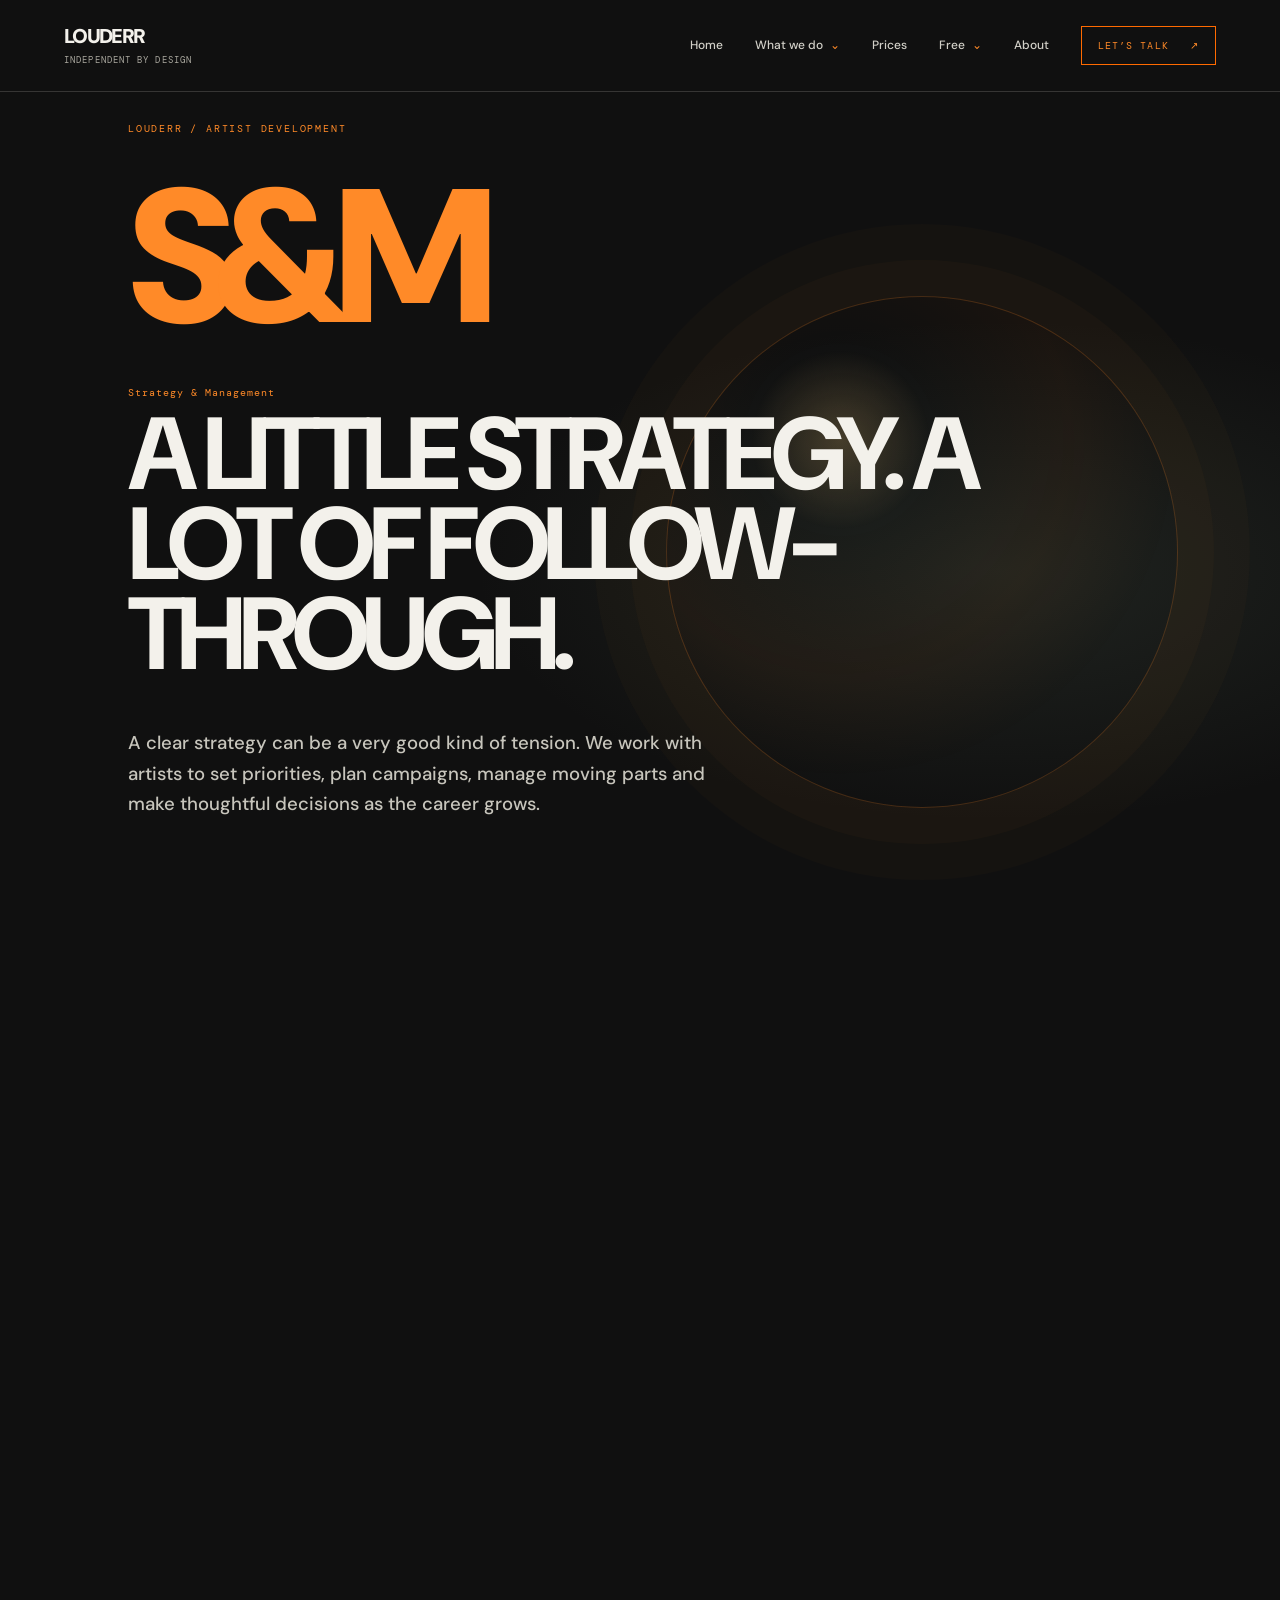
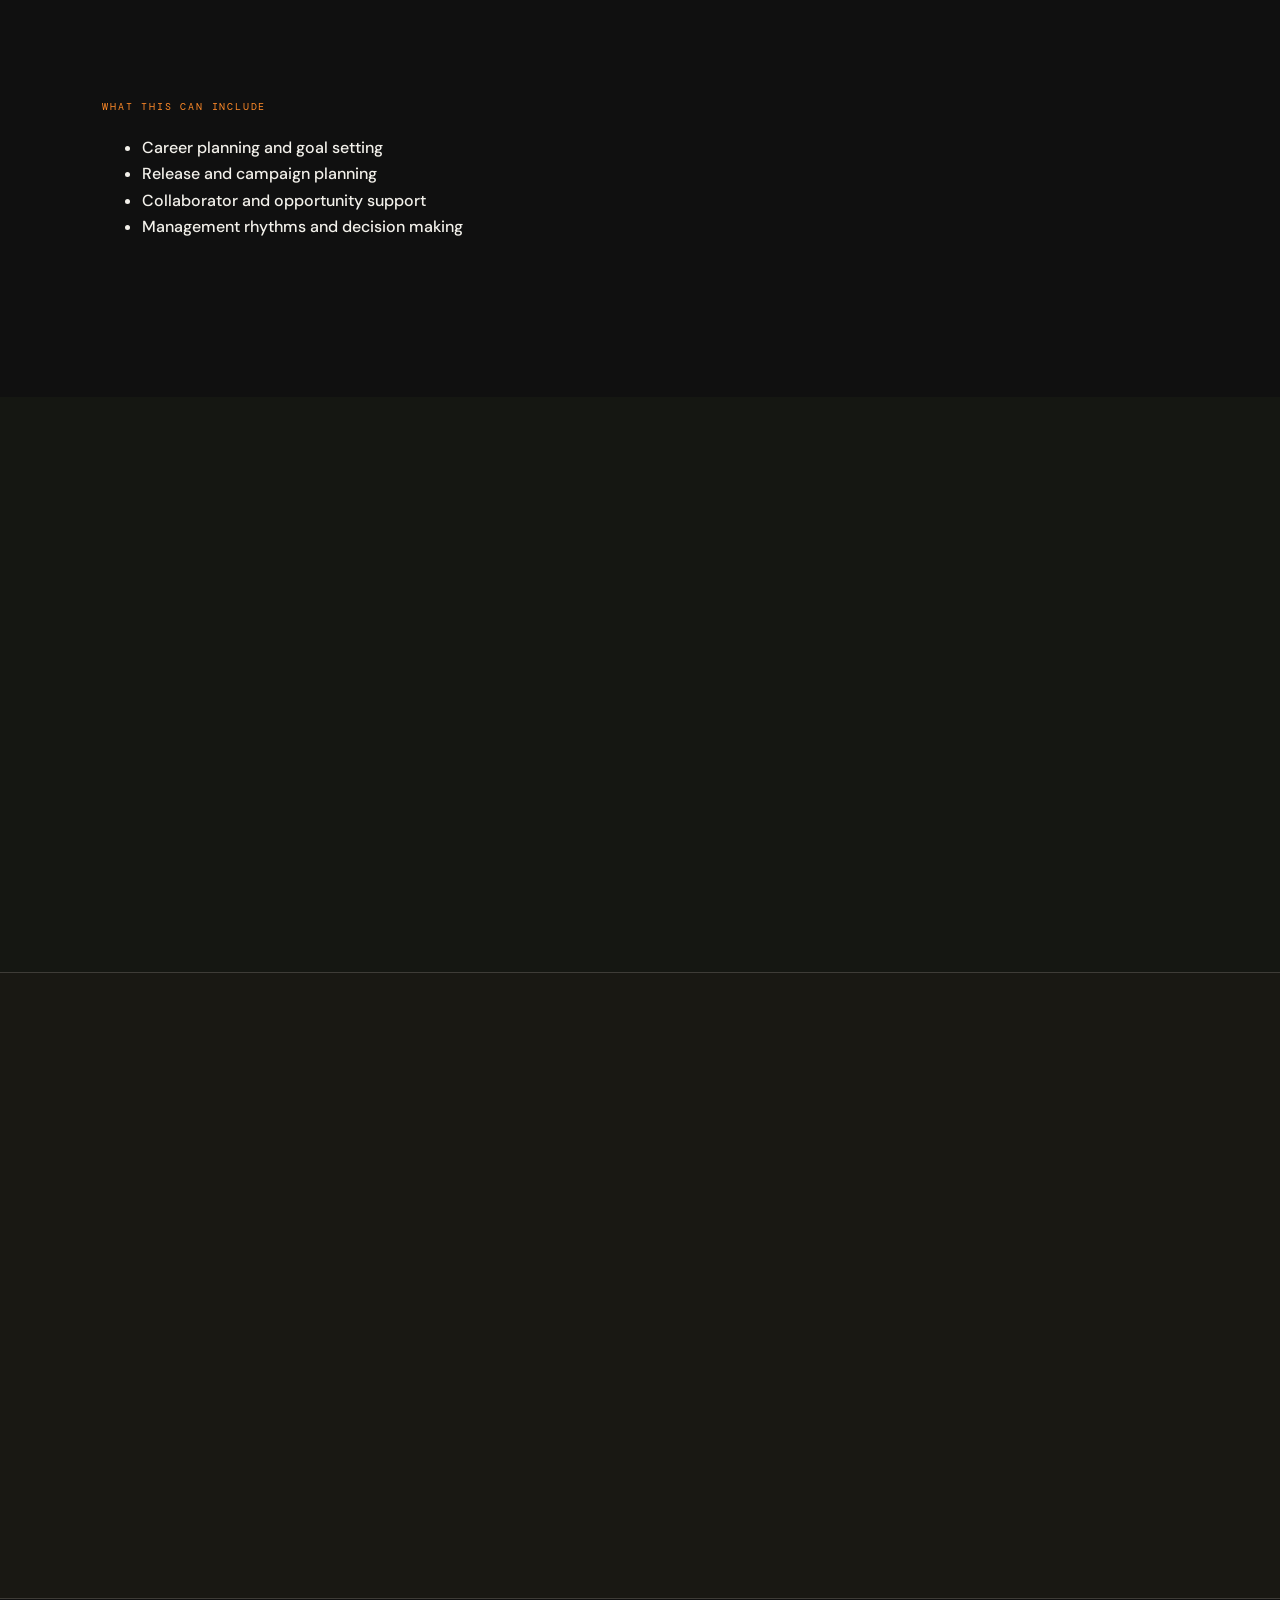
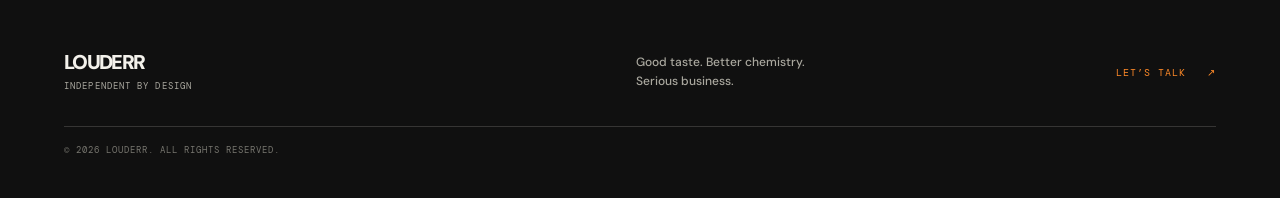
<file: sm.html>
<!doctype html><html lang="en"><head><meta charset="utf-8"><meta name="viewport" content="width=device-width, initial-scale=1"><meta name="theme-color" content="#101010"><meta name="description" content="LOUDERR S&M artist development: Strategy & Management. Strategy, identity, audience development and management."><meta property="og:title" content="S&M — Artist Development &amp; Management | LOUDERR"><meta property="og:description" content="LOUDERR S&M artist development: Strategy & Management. Strategy, identity, audience development and management."><meta property="og:type" content="website"><title>S&M — Artist Development &amp; Management | LOUDERR</title><link rel="preconnect" href="https://fonts.googleapis.com"><link rel="preconnect" href="https://fonts.gstatic.com" crossorigin><link href="https://fonts.googleapis.com/css2?family=DM+Mono:wght@400;500&family=DM+Sans:wght@400;500;600;700;800;900&family=Playfair+Display:ital,wght@0,600;0,700;1,600;1,700&display=swap" rel="stylesheet"><link rel="stylesheet" href="style.css"></head><body class="artist-page"><a class="skip-link" href="#main">Skip to content</a><header class="site-header"><a class="wordmark" href="index.html" aria-label="LOUDERR home">LOUDERR<small>INDEPENDENT BY DESIGN</small></a><button class="menu-toggle" aria-expanded="false" aria-controls="primary-nav" aria-label="Open navigation"><span></span><span></span><b>MENU</b></button><nav id="primary-nav" class="nav-links" aria-label="Main navigation"><a href="index.html">Home</a><details class="nav-dropdown"><summary>What we do <span>⌄</span></summary><div class="nav-dropdown-menu"><a href="bdsm.html">BDSM <small>Brand Development</small></a><a href="pimp.html">PIMP <small>Artist development</small></a><a href="milf.html">MILF <small>Music &amp; identity</small></a><a href="sm.html">S&amp;M <small>Strategy &amp; management</small></a><a href="fetish.html">FETISH <small>Talent &amp; identity</small></a><a href="hoe.html">HOE <small>House of Entertainment</small></a><a href="kink.html">KINK <small>Artist development</small></a></div></details><a href="prices.html">Prices</a><details class="nav-dropdown free-dropdown"><summary>Free <span>⌄</span></summary><div class="nav-dropdown-menu"><a href="free.html#calendar">Get your free content calendar <small>Ideas, themes and prompts</small></a><a href="free.html#analytics">Get your free analytics review <small>Numbers, without the headache</small></a></div></details><a href="about.html">About</a><a class="nav-contact" href="contact.html">Let’s Talk <span>↗</span></a></nav></header><main id="main"><section class="division-hero artist-hero"><p class="eyebrow">LOUDERR / ARTIST DEVELOPMENT</p><p class="big-acronym artist-acronym">S&amp;M</p><p class="artist-expansion">Strategy &amp; Management</p><h1>A little strategy. A lot of follow-through.</h1><p class="lede">A clear strategy can be a very good kind of tension. We work with artists to set priorities, plan campaigns, manage moving parts and make thoughtful decisions as the career grows.</p><div class="actions"><a class="button button-gold" href="contact.html?inquiry=sm">LET’S TALK S&M ↗</a><a class="text-link" href="what-we-do.html">BACK TO WHAT WE DO ↗</a></div><span class="edge-note">CAREER<br>CAMPAIGNS<br>MANAGEMENT</span></section><section class="section service-intro"><p class="eyebrow">THE IDEA, WITH A PLAN BEHIND IT.</p><h2>Good work needs<br>a world <em>around it.</em></h2><p>We connect creative identity with audience, opportunity and career decisions. The exact relationship and scope are agreed in a direct conversation; no one-size-fits-all deal.</p></section><section class="section artist-detail"><p class="eyebrow">WHAT THIS CAN INCLUDE</p><ul><li>Career planning and goal setting</li><li>Release and campaign planning</li><li>Collaborator and opportunity support</li><li>Management rhythms and decision making</li></ul></section><section class="artist-note section"><h2>Distinctive by nature.<br><em>Thoughtful by design.</em></h2><p>We don’t promise instant fame, guaranteed deals or overnight audience growth. We bring taste, strategy and a real conversation to the work.</p></section><section class="closing-cta"><p class="eyebrow">FOR ARTISTS &amp; REPRESENTATIVES</p><h2>Ready for a<br>better <em>connection?</em></h2><a class="button button-gold" href="contact.html?inquiry=sm">MAKE AN INQUIRY ↗</a></section></main><footer class="site-footer"><a class="wordmark" href="index.html">LOUDERR<small>INDEPENDENT BY DESIGN</small></a><p>Good taste. Better chemistry.<br>Serious business.</p><a href="contact.html">LET’S TALK <span>↗</span></a><small>© 2026 LOUDERR. ALL RIGHTS RESERVED.</small></footer><script src="script.js" defer></script></body></html>
</file>
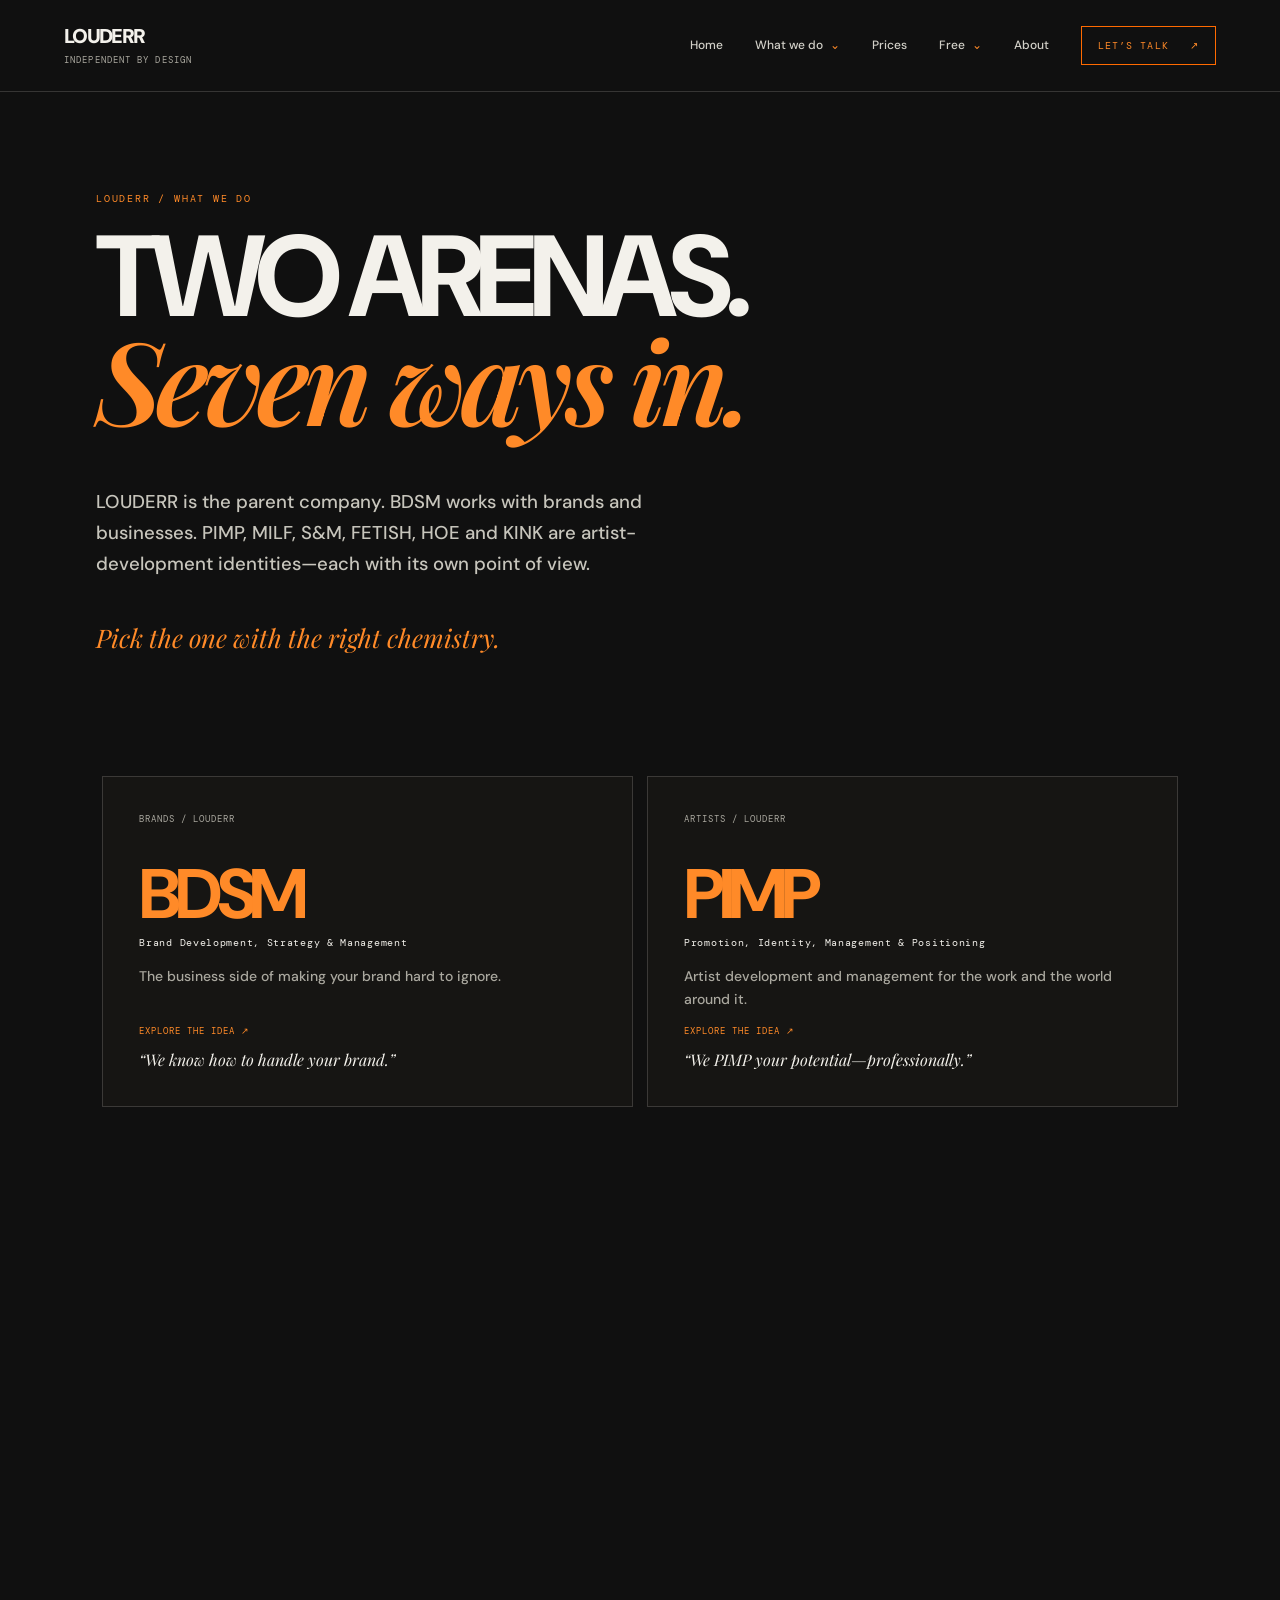
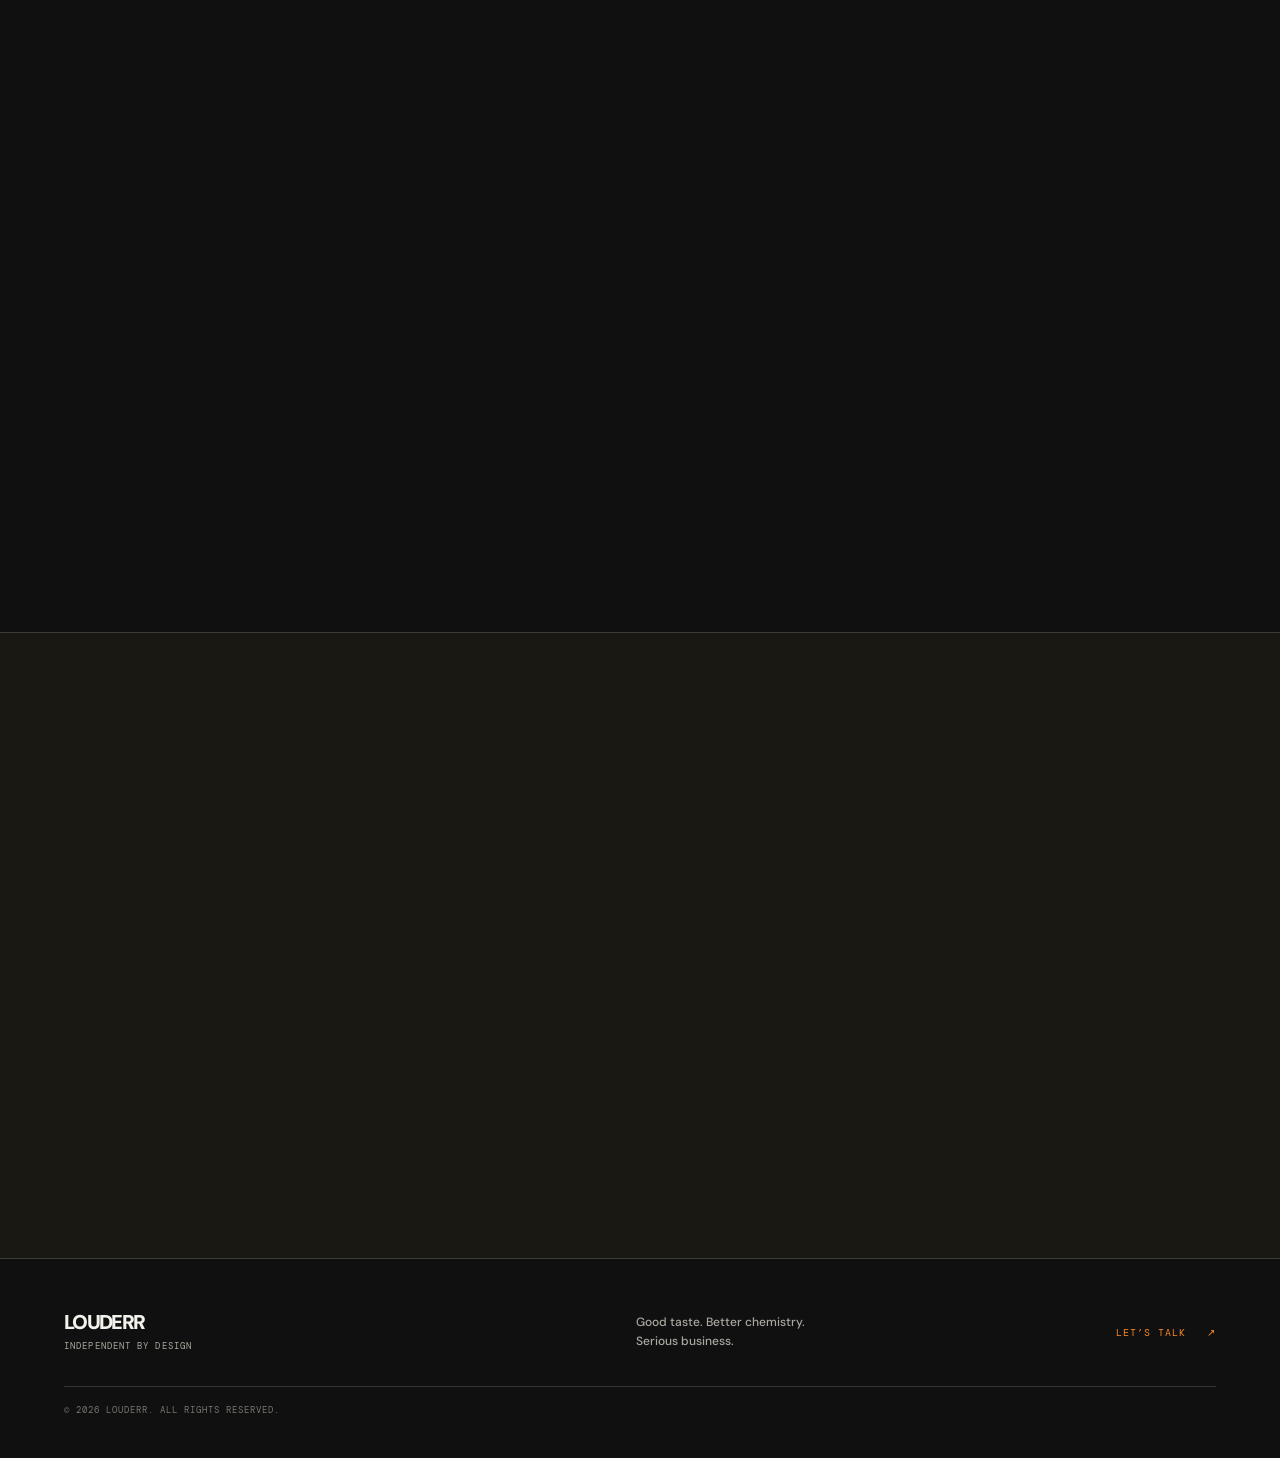
<file: what-we-do.html>
<!doctype html><html lang="en"><head><meta charset="utf-8"><meta name="viewport" content="width=device-width, initial-scale=1"><meta name="theme-color" content="#101010"><meta name="description" content="Explore LOUDERR brand development and artist management: BDSM, PIMP, MILF, S&amp;M, FETISH, HOE and KINK."><meta property="og:title" content="What We Do — LOUDERR"><meta property="og:description" content="Brand development and artist development under one roof. Good taste, clear intent, serious work."><meta property="og:type" content="website"><title>What We Do — LOUDERR</title><link rel="preconnect" href="https://fonts.googleapis.com"><link rel="preconnect" href="https://fonts.gstatic.com" crossorigin><link href="https://fonts.googleapis.com/css2?family=DM+Mono:wght@400;500&family=DM+Sans:wght@400;500;600;700;800;900&family=Playfair+Display:ital,wght@0,600;0,700;1,600;1,700&display=swap" rel="stylesheet"><link rel="stylesheet" href="style.css"></head><body class="home-page"><a class="skip-link" href="#main">Skip to content</a><header class="site-header"><a class="wordmark" href="index.html" aria-label="LOUDERR home">LOUDERR<small>INDEPENDENT BY DESIGN</small></a><button class="menu-toggle" aria-expanded="false" aria-controls="primary-nav" aria-label="Open navigation"><span></span><span></span><b>MENU</b></button><nav id="primary-nav" class="nav-links" aria-label="Main navigation"><a href="index.html">Home</a><details class="nav-dropdown"><summary>What we do <span>⌄</span></summary><div class="nav-dropdown-menu"><a href="bdsm.html">BDSM <small>Brand Development</small></a><a href="pimp.html">PIMP <small>Artist development</small></a><a href="milf.html">MILF <small>Music &amp; identity</small></a><a href="sm.html">S&amp;M <small>Strategy &amp; management</small></a><a href="fetish.html">FETISH <small>Talent &amp; identity</small></a><a href="hoe.html">HOE <small>House of Entertainment</small></a><a href="kink.html">KINK <small>Artist development</small></a></div></details><a href="prices.html">Prices</a><details class="nav-dropdown free-dropdown"><summary>Free <span>⌄</span></summary><div class="nav-dropdown-menu"><a href="free.html#calendar">Get your free content calendar <small>Ideas, themes and prompts</small></a><a href="free.html#analytics">Get your free analytics review <small>Numbers, without the headache</small></a></div></details><a href="about.html">About</a><a class="nav-contact" href="contact.html">Let’s Talk <span>↗</span></a></nav></header><main id="main"><section class="simple-hero what-hero"><p class="eyebrow">LOUDERR / WHAT WE DO</p><h1>Two arenas.<br><em>Seven ways in.</em></h1><p class="lede">LOUDERR is the parent company. BDSM works with brands and businesses. PIMP, MILF, S&amp;M, FETISH, HOE and KINK are artist-development identities—each with its own point of view.</p><p class="pun-line">Pick the one with the right chemistry.</p></section><section class="what-grid"><a class="what-tile" href="bdsm.html"><span>BRANDS / LOUDERR</span><b>BDSM</b><strong>Brand Development, Strategy &amp; Management</strong><p>The business side of making your brand hard to ignore.</p><i>EXPLORE THE IDEA ↗</i><small>“We know how to handle your brand.”</small></a><a class="what-tile" href="pimp.html"><span>ARTISTS / LOUDERR</span><b>PIMP</b><strong>Promotion, Identity, Management &amp; Positioning</strong><p>Artist development and management for the work and the world around it.</p><i>EXPLORE THE IDEA ↗</i><small>“We PIMP your potential—professionally.”</small></a><a class="what-tile" href="milf.html"><span>ARTISTS / LOUDERR</span><b>MILF</b><strong>Music, Identity, Leadership &amp; Fame</strong><p>A music-first practice for shaping identity, direction and a lasting career. Fame is an ambition, never a guarantee.</p><i>EXPLORE THE IDEA ↗</i><small>“Make your next era unforgettable.”</small></a><a class="what-tile" href="sm.html"><span>ARTISTS / LOUDERR</span><b>S&amp;M</b><strong>Strategy &amp; Management</strong><p>Clear priorities, practical career strategy and hands-on management.</p><i>EXPLORE THE IDEA ↗</i><small>“A little strategy. A lot of follow-through.”</small></a><a class="what-tile" href="fetish.html"><span>ARTISTS / LOUDERR</span><b>FETISH</b><strong>Fame, Entertainment, Talent, Identity, Strategy &amp; Handling</strong><p>A focused artist-development concept built around talent, identity and thoughtful career handling. No fame promises.</p><i>EXPLORE THE IDEA ↗</i><small>“Have a thing for great artists? Same.”</small></a><a class="what-tile" href="hoe.html"><span>ARTISTS / LOUDERR</span><b>HOE</b><strong>House of Entertainment</strong><p>An artist house for creative direction, development and management.</p><i>EXPLORE THE IDEA ↗</i><small>“Welcome to the House of Entertainment.”</small></a><a class="what-tile" href="kink.html"><span>ARTISTS / LOUDERR</span><b>KINK</b><strong>Knowledge, Identity, Network &amp; Know-how</strong><p>A culturally curious artist-development practice that values distinctive identity and the right connections.</p><i>EXPLORE THE IDEA ↗</i><small>“Different by deliberate design.”</small></a></section><section class="closing-cta"><p class="eyebrow">CAN’T PICK? THAT’S WHAT THE FIRST CALL IS FOR.</p><h2>Let’s find<br>your <em>match.</em></h2><a class="button button-gold" href="contact.html">LET’S TALK ↗</a></section></main><footer class="site-footer"><a class="wordmark" href="index.html">LOUDERR<small>INDEPENDENT BY DESIGN</small></a><p>Good taste. Better chemistry.<br>Serious business.</p><a href="contact.html">LET’S TALK <span>↗</span></a><small>© 2026 LOUDERR. ALL RIGHTS RESERVED.</small></footer><script src="script.js" defer></script></body></html>
</file>
<file: style.css>
:root {
  --ink:#101010;
  --panel:#181818;
  --paper:#f3f1eb;
  --muted:#aaa89f;
  --gold:#ff6a00;
  --gold-light:#ff8a28;
  --line:rgba(239,237,229,.17);
  --green:#ff6a00;
  --serif:'Playfair Display',Georgia,serif;
  --sans:'DM Sans',Arial,sans-serif;
  --mono:'DM Mono',monospace;
  --max:1320px
}
* {
  box-sizing:border-box
}
html {
  scroll-behavior:smooth;
  scroll-padding-top:96px
}
body {
  margin:0;
  background:var(--ink);
  color:var(--paper);
  font-family:var(--sans);
  font-size:16px;
  line-height:1.65;
  -webkit-font-smoothing:antialiased
}
a {
  color:inherit;
  text-decoration:none
}
button,input,select,textarea {
  font:inherit
}
button,a {
  -webkit-tap-highlight-color:transparent
}
a:focus-visible,button:focus-visible,input:focus-visible,select:focus-visible,textarea:focus-visible,summary:focus-visible {
  outline:2px solid var(--gold-light);
  outline-offset:5px
}
.site-header {
  height:92px;
  padding:0 clamp(22px,5vw,76px);
  display:flex;
  align-items:center;
  justify-content:space-between;
  border-bottom:1px solid var(--line);
  position:relative;
  z-index:10;
  background:var(--ink)
}
.wordmark {
  font-size:20px;
  font-weight:900;
  letter-spacing:-1.7px;
  line-height:1;
  position:relative
}
.wordmark>span {
  font-size:9px;
  vertical-align:top;
  color:var(--gold-light);
  margin-left:2px
}
.wordmark small {
  display:block;
  font:9px var(--mono);
  letter-spacing:1.1px;
  color:var(--muted);
  margin-top:8px
}
.nav-links {
  display:flex;
  align-items:center;
  gap:clamp(16px,2.5vw,36px)
}
.nav-links>a,.nav-drop>a {
  font-size:12px;
  color:#d2d0c8;
  transition:color .2s
}
.nav-links a:hover {
  color:var(--gold-light)
}
.nav-links small {
  font:9px var(--mono);
  color:var(--gold-light);
  margin-left:4px
}
.nav-contact {
  padding:12px 16px;
  border:1px solid var(--gold);
  color:var(--gold-light)!important;
  text-transform:uppercase;
  letter-spacing:1.1px;
  font:10px var(--mono)!important
}
.nav-contact span {
  padding-left:14px
}
.menu-toggle {
  display:none;
  background:none;
  color:var(--paper);
  border:0
}
.hero,.division-hero,.simple-hero {
  max-width:var(--max);
  margin:auto;
  position:relative;
  min-height:calc(100svh - 92px);
  padding:30px clamp(24px,7.5vw,112px) 48px;
  display:flex;
  flex-direction:column;
  justify-content:center;
  overflow:hidden
}
.hero-meta,.hero-bottom {
  display:flex;
  justify-content:space-between;
  gap:24px;
  color:var(--muted);
  font:9px var(--mono);
  letter-spacing:1.15px
}
.hero-meta {
  position:absolute;
  top:34px;
  left:clamp(24px,7.5vw,112px);
  right:clamp(24px,7.5vw,112px)
}
.hero-copy {
  position:relative;
  z-index:2;
  max-width:700px;
  padding:78px 0 50px
}
.eyebrow {
  font:10px var(--mono);
  letter-spacing:1.8px;
  text-transform:uppercase;
  color:var(--gold-light);
  margin:0 0 22px
}
.hero h1,.division-hero h1,.simple-hero h1 {
  font-size:clamp(58px,9.5vw,138px);
  line-height:.88;
  letter-spacing:-.075em;
  font-weight:800;
  margin:0 0 30px;
  text-transform:uppercase
}
.hero h1 em,.division-hero h1 em,.simple-hero h1 em,.section h2 em,.closing-cta h2 em {
  font-family:var(--serif);
  font-weight:600;
  text-transform:none;
  letter-spacing:-.055em;
  color:var(--gold-light)
}
.hero h1>span {
  color:var(--gold-light)
}
.lede {
  max-width:540px;
  color:#c7c5bc;
  font-size:clamp(16px,1.45vw,20px);
  line-height:1.65
}
.actions {
  display:flex;
  align-items:center;
  gap:27px;
  flex-wrap:wrap;
  margin-top:32px
}
.button {
  display:inline-flex;
  align-items:center;
  justify-content:space-between;
  gap:28px;
  padding:15px 18px;
  border:1px solid var(--gold);
  font:10px var(--mono);
  letter-spacing:1.2px;
  text-transform:uppercase;
  transition:background .25s,color .25s,transform .25s
}
.button:hover {
  transform:translateY(-2px)
}
.button-gold {
  background:var(--gold);
  color:#17140f;
  border-color:var(--gold);
  font-weight:500
}
.button-gold:hover {
  background:var(--gold-light)
}
.button b {
  font-size:15px
}
.text-link {
  font:10px var(--mono);
  letter-spacing:1.15px;
  color:var(--paper);
  border-bottom:1px solid var(--gold);
  padding:0 0 7px
}
.hero-art {
  position:absolute;
  right:clamp(2%,8vw,130px);
  top:50%;
  transform:translateY(-48%);
  width:min(37vw,480px);
  aspect-ratio:1;
  border:1px solid rgba(181,139,80,.47);
  border-radius:50%;
  display:grid;
  place-items:center;
  opacity:.85
}
.hero-art:before,.hero-art:after {
  content:'';
  position:absolute;
  border:1px solid rgba(181,139,80,.4);
  border-radius:50%;
  inset:13% -11%;
  transform:rotate(-32deg)
}
.hero-art:after {
  inset:4% 15%;
  transform:rotate(25deg)
}
.art-ring {
  position:absolute;
  inset:22%;
  border:1px solid var(--green);
  border-radius:50%
}
.ring-two {
  inset:0;
  border-color:rgba(239,237,229,.13)
}
.art-monogram {
  font:italic 260px/.8 var(--serif);
  color:rgba(181,139,80,.18);
  letter-spacing:-.12em;
  transform:translateX(-.08em)
}
.art-monogram span,.manifesto-mark {
  color:var(--gold-light)
}
.art-label,.art-index {
  position:absolute;
  font:9px/1.8 var(--mono);
  letter-spacing:1.5px;
  color:var(--gold-light)
}
.art-label {
  right:9%;
  top:28%
}
.art-index {
  left:4%;
  bottom:14%
}
.hero-bottom {
  position:absolute;
  bottom:28px;
  left:clamp(24px,7.5vw,112px);
  right:clamp(24px,7.5vw,112px)
}
.hero-bottom a {
  color:var(--gold-light)
}
.section {
  padding:clamp(84px,11vw,150px) clamp(24px,8vw,120px);
  max-width:var(--max);
  margin:auto
}
.divisions {
  border-top:1px solid var(--line)
}
.section-head {
  max-width:720px;
  margin-bottom:50px
}
.section h2,.closing-cta h2 {
  font-size:clamp(42px,7vw,88px);
  line-height:.98;
  letter-spacing:-.065em;
  text-transform:uppercase;
  margin:0 0 24px
}
.section-head>p:last-child,.service-intro>p:last-child {
  color:var(--muted);
  max-width:590px;
  font-size:17px
}
.division-grid {
  display:grid;
  grid-template-columns:1fr 1fr;
  gap:16px
}
.division-card {
  padding:clamp(24px,4vw,48px);
  min-height:440px;
  border:1px solid var(--line);
  display:flex;
  flex-direction:column;
  transition:background .3s,border-color .3s,transform .3s
}
.division-card:hover {
  transform:translateY(-5px);
  border-color:var(--gold);
  background:#191813
}
.division-brand {
  background:linear-gradient(145deg,rgba(181,139,80,.1),transparent 66%)
}
.division-artists {
  background:linear-gradient(145deg,rgba(100,120,100,.15),transparent 66%)
}
.division-card-top {
  display:flex;
  justify-content:space-between;
  font:9px var(--mono);
  letter-spacing:1.1px;
  color:var(--muted)
}
.division-acronym {
  font-size:clamp(54px,9vw,104px);
  font-weight:900;
  letter-spacing:-.08em;
  line-height:1;
  margin:74px 0 12px;
  color:var(--gold-light)
}
.division-artists .division-acronym {
  font-family:var(--serif);
  font-style:italic;
  color:#c3c9b8;
  letter-spacing:-.07em
}
.division-card h3 {
  font-size:clamp(24px,3vw,38px);
  line-height:1.05;
  letter-spacing:-.045em;
  margin:0
}
.division-card>p:not(.division-acronym) {
  color:#bcbab1;
  max-width:470px
}
.card-link {
  font:9px var(--mono);
  letter-spacing:1.1px;
  color:var(--gold-light);
  margin-top:auto;
  padding-top:24px
}
.manifesto {
  max-width:none;
  background:#f3f1eb;
  color:#14130f;
  text-align:center;
  padding-top:clamp(100px,13vw,180px);
  padding-bottom:clamp(100px,13vw,180px)
}
.manifesto-mark {
  font:italic clamp(82px,14vw,190px)/.8 var(--serif);
  letter-spacing:-.1em;
  margin-bottom:46px
}
.manifesto-mark span {
  font:12px var(--mono);
  vertical-align:top;
  letter-spacing:0
}
.manifesto .eyebrow {
  color:#a9440a
}
.manifesto h2 {
  font-size:clamp(48px,8.5vw,112px);
  margin:0 auto 30px
}
.manifesto h2 em {
  color:#d95200
}
.manifesto>p:not(.eyebrow) {
  max-width:560px;
  margin:0 auto 30px;
  color:#57554e
}
.manifesto .text-link {
  color:#17140f
}
.work-note {
  display:grid;
  grid-template-columns:1.1fr .9fr;
  gap:70px;
  align-items:center
}
.work-note h2 {
  font-size:clamp(40px,6vw,76px)
}
.work-note-copy {
  color:#bdbbb2;
  max-width:490px
}
.work-note-copy .text-link {
  display:inline-block;
  margin-top:14px
}
.closing-cta {
  text-align:center;
  padding:clamp(90px,12vw,160px) 24px;
  background:#191813;
  border-top:1px solid var(--line);
  border-bottom:1px solid var(--line)
}
.closing-cta h2 {
  font-size:clamp(48px,8vw,100px);
  margin:0 auto 34px
}
.site-footer {
  max-width:var(--max);
  margin:auto;
  padding:42px clamp(24px,5vw,76px);
  display:grid;
  grid-template-columns:1.2fr 1fr auto;
  gap:22px;
  align-items:center
}
.site-footer p {
  font-size:12px;
  color:var(--muted)
}
.site-footer>a:nth-of-type(2) {
  font:10px var(--mono);
  letter-spacing:1px;
  color:var(--gold-light)
}
.site-footer>a:nth-of-type(2) span {
  padding-left:14px
}
.site-footer>small {
  grid-column:1/-1;
  border-top:1px solid var(--line);
  padding-top:17px;
  font:9px var(--mono);
  letter-spacing:1px;
  color:#77766f
}
.division-hero {
  max-width:none;
  padding-left:clamp(24px,10vw,150px);
  padding-right:clamp(24px,10vw,150px);
  min-height:calc(90svh - 92px);
  background:radial-gradient(ellipse at 78% 52%,rgba(181,139,80,.12),transparent 37%)
}
.artist-hero {
  background:radial-gradient(ellipse at 78% 52%,rgba(100,120,100,.19),transparent 37%)
}
.division-hero .eyebrow {
  max-width:500px
}
.big-acronym {
  font-size:clamp(74px,15vw,190px);
  font-weight:900;
  letter-spacing:-.105em;
  line-height:.8;
  color:var(--gold-light);
  margin:25px 0 42px
}
.big-acronym span {
  font:12px var(--mono);
  vertical-align:top;
  letter-spacing:0
}
.big-acronym.sidea {
  font:italic 700 clamp(76px,15vw,190px)/.8 var(--serif);
  letter-spacing:-.085em;
  color:#c3c9b8
}
.division-hero h1 {
  font-size:clamp(50px,8vw,108px);
  max-width:950px
}
.division-hero .lede {
  max-width:630px
}
.edge-note {
  position:absolute;
  bottom:66px;
  right:clamp(24px,9vw,125px);
  font:9px/1.8 var(--mono);
  letter-spacing:1px;
  color:var(--muted);
  text-align:right
}
.service-intro {
  padding-bottom:50px
}
.service-intro h2 {
  font-size:clamp(48px,8vw,96px)
}
.service-intro>p:last-child {
  max-width:640px
}
.service-list {
  padding-top:30px
}
.service-list article {
  display:grid;
  grid-template-columns:60px 1fr auto;
  gap:24px;
  align-items:start;
  padding:32px 0;
  border-top:1px solid var(--line)
}
.service-list article:last-child {
  border-bottom:1px solid var(--line)
}
.service-list article>span,.service-list article>b {
  font:10px var(--mono);
  letter-spacing:1px;
  color:var(--gold-light)
}
.service-list h3 {
  font-size:clamp(25px,3.2vw,40px);
  line-height:1.1;
  margin:0 0 10px;
  letter-spacing:-.045em
}
.service-list article p {
  color:var(--muted);
  max-width:620px;
  margin:0
}
.service-list article>b {
  color:var(--muted);
  font-size:9px
}
.audience-band {
  background:#f3f1eb;
  color:#14130f;
  max-width:none;
  padding-left:clamp(24px,10vw,150px)
}
.audience-band .eyebrow {
  color:#a9440a
}
.audience-band h2 {
  font-size:clamp(48px,8vw,100px)
}
.audience-band h2 em {
  color:#d95200
}
.audience-band>p:last-child {
  max-width:510px;
  color:#57554e
}
.artist-note {
  position:relative;
  background:#151712
}
.artist-note h2 {
  font-size:clamp(46px,7vw,86px)
}
.artist-note h2 em {
  color:#c3c9b8
}
.artist-note>p:last-child {
  max-width:480px;
  color:var(--muted)
}
.oversized-quote {
  position:absolute;
  right:11%;
  top:8%;
  font:250px/.8 var(--serif);
  color:rgba(195,201,184,.12)
}
.simple-hero {
  min-height:66svh;
  padding-top:100px;
  padding-bottom:100px
}
.simple-hero h1 {
  font-size:clamp(54px,9vw,120px)
}
.simple-hero .lede {
  max-width:620px
}
.about-statement {
  display:grid;
  grid-template-columns:.8fr 1.2fr;
  gap:60px;
  align-items:start;
  border-top:1px solid var(--line)
}
.about-statement h2 {
  font-size:clamp(40px,6vw,72px)
}
.about-statement>div {
  color:#c0beb5;
  max-width:600px
}
.about-principles {
  padding-top:30px
}
.principle-grid {
  display:grid;
  grid-template-columns:repeat(4,1fr);
  gap:14px
}
.principle-grid article {
  border-top:1px solid var(--gold);
  padding:22px 8px 0 0
}
.principle-grid span,.free-card>span,.addon-grid article>span {
  font:9px var(--mono);
  letter-spacing:1px;
  color:var(--gold-light)
}
.principle-grid h3 {
  font-size:23px;
  line-height:1.1;
  letter-spacing:-.04em
}
.principle-grid p {
  font-size:14px;
  color:var(--muted)
}
.about-honesty {
  margin:0 auto;
  max-width:var(--max);
  padding:54px clamp(24px,8vw,120px);
  display:flex;
  align-items:center;
  justify-content:space-between;
  gap:30px;
  border-block:1px solid var(--line)
}
.about-honesty p {
  font:clamp(18px,2.5vw,28px)/1.3 var(--serif);
  max-width:680px;
  margin:0
}
.about-honesty span {
  font:9px var(--mono);
  letter-spacing:1px;
  color:var(--gold-light)
}
.pricing-hero,.free-hero {
  min-height:62svh
}
.micro-note {
  font:9px var(--mono);
  letter-spacing:1px;
  color:var(--gold-light);
  margin-top:28px
}
.pricing-grid {
  padding-top:0;
  display:grid;
  grid-template-columns:repeat(2,minmax(0,1fr));
  gap:14px
}
.price-card {
  border:1px solid var(--line);
  background:#151511;
  transition:border-color .2s
}
.price-card[open],.price-card:hover {
  border-color:var(--gold)
}
.price-card summary {
  list-style:none;
  cursor:pointer;
  min-height:310px;
  padding:30px;
  display:flex;
  flex-direction:column
}
.price-card summary::-webkit-details-marker {
  display:none
}
.price-card summary>span {
  font:9px var(--mono);
  letter-spacing:1.2px;
  color:var(--gold-light)
}
.price-card h2 {
  font-size:clamp(25px,3.5vw,40px);
  line-height:1.05;
  margin:26px 0 14px;
  text-transform:none;
  letter-spacing:-.05em
}
.price-card summary>b {
  font-size:32px;
  color:var(--gold-light)
}
.price-card summary>b small {
  font:10px var(--mono);
  color:var(--muted)
}
.price-card summary>p {
  color:var(--muted);
  margin:0 0 18px
}
.price-card summary>i {
  font:9px var(--mono);
  letter-spacing:1px;
  color:var(--gold-light);
  font-style:normal;
  margin-top:auto
}
.price-card.featured {
  background:#201813;
  border-color:rgba(255,106,0,.65)
}
.price-detail {
  padding:0 30px 28px;
  color:#c6c4bb
}
.price-detail ul {
  padding-left:18px
}
.price-detail li {
  padding:3px 0
}
.price-detail a {
  font:9px var(--mono);
  letter-spacing:1px;
  color:var(--gold-light)
}
.pricing-note {
  max-width:var(--max);
  padding:0 clamp(24px,8vw,120px);
  margin:0 auto 70px;
  color:#8f8d85;
  font:11px/1.7 var(--mono)
}
.addons {
  border-top:1px solid var(--line);
  padding-top:80px
}
.addons>h2 {
  margin-bottom:40px
}
.addon-grid {
  display:grid;
  grid-template-columns:repeat(2,minmax(0,1fr));
  gap:0 30px
}
.addon-grid article {
  border-top:1px solid var(--line);
  padding:24px 0
}
.addon-grid article h3 {
  font-size:23px;
  line-height:1.1;
  margin:14px 0 6px
}
.addon-grid article>b {
  font:12px var(--mono);
  color:var(--gold-light)
}
.addon-grid article p {
  color:var(--muted);
  font-size:14px;
  max-width:480px
}
.free-grid {
  display:grid;
  grid-template-columns:1fr 1fr;
  gap:16px;
  padding-top:0
}
.free-card {
  padding:clamp(26px,4vw,48px);
  border:1px solid var(--line);
  background:#151511;
  scroll-margin-top:110px
}
.free-symbol {
  height:150px;
  display:flex;
  align-items:center;
  justify-content:center;
  color:var(--gold-light);
  font:900 66px/.75 var(--sans);
  letter-spacing:-.1em;
  border-bottom:1px solid var(--line);
  margin:14px 0 30px
}
.free-symbol small {
  font:10px var(--mono);
  letter-spacing:2px;
  display:block;
  margin-top:12px
}
.symbol-analytics {
  gap:11px;
  align-items:end;
  padding-bottom:28px
}
.symbol-analytics i {
  display:block;
  width:9%;
  background:var(--gold);
  opacity:.8
}
.symbol-analytics i:nth-child(1) {
  height:30%
}
.symbol-analytics i:nth-child(2) {
  height:48%
}
.symbol-analytics i:nth-child(3) {
  height:40%
}
.symbol-analytics i:nth-child(4) {
  height:72%
}
.symbol-analytics i:nth-child(5) {
  height:92%
}
.free-card h2 {
  font-size:clamp(28px,4vw,47px);
  line-height:1.02;
  letter-spacing:-.05em;
  text-transform:none
}
.free-card>p {
  color:var(--muted)
}
.free-card ul {
  padding-left:18px;
  color:#c7c5bc;
  margin:24px 0 30px
}
.free-card li {
  padding:4px 0
}
.contact-main {
  max-width:var(--max);
  margin:auto;
  display:grid;
  grid-template-columns:1fr .85fr;
  gap:70px;
  padding:60px clamp(24px,8vw,120px) 100px;
  min-height:calc(100svh - 92px)
}
.contact-intro {
  min-height:auto;
  padding:40px 0;
  align-self:center
}
.contact-intro h1 {
  font-size:clamp(50px,7vw,90px)
}
.contact-promise {
  font:9px/1.8 var(--mono);
  letter-spacing:1px;
  color:var(--gold-light);
  margin-top:44px
}
.contact-form-panel {
  align-self:center;
  padding:38px;
  border:1px solid var(--line);
  background:#151511
}
.contact-form-panel>.eyebrow {
  margin-bottom:26px
}
.form-field {
  display:block;
  font:9px var(--mono);
  letter-spacing:1px;
  color:var(--gold-light);
  margin:0 0 20px
}
.form-field>span {
  float:right;
  color:#88867e
}
.form-field input,.form-field select,.form-field textarea {
  display:block;
  width:100%;
  margin-top:9px;
  padding:13px 0;
  background:transparent;
  color:var(--paper);
  border:0;
  border-bottom:1px solid #55534c;
  border-radius:0;
  outline:none;
  font:15px var(--sans);
  letter-spacing:0
}
.form-field select option {
  background:var(--ink)
}
.form-field input:focus,.form-field select:focus,.form-field textarea:focus {
  border-color:var(--gold-light)
}
.form-field textarea {
  resize:vertical
}
.form-note {
  color:#928f86;
  font:10px/1.7 var(--mono)
}
.form-submit {
  width:100%;
  cursor:pointer;
  margin-top:10px
}
.form-submit:disabled {
  opacity:.55;
  cursor:wait
}
.form-status {
  min-height:20px;
  color:#e4a39b;
  font-size:12px
}
.success-dialog {
  border:1px solid var(--gold);
  background:var(--panel);
  color:var(--paper);
  padding:0;
  max-width:min(500px,calc(100% - 32px));
  width:100%
}
.success-dialog::backdrop {
  background:rgba(0,0,0,.75)
}
.success-panel {
  position:relative;
  padding:48px
}
.success-panel h2 {
  font-size:38px;
  line-height:1.05;
  letter-spacing:-.05em
}
.success-panel h2 span {
  color:var(--gold-light)
}
.success-panel>p:not(.eyebrow) {
  color:var(--muted)
}
.dialog-close {
  position:absolute;
  right:15px;
  top:12px;
  background:none;
  border:0;
  color:var(--paper);
  font-size:26px;
  cursor:pointer
}
.contact-page .site-footer {
  border-top:1px solid var(--line)
}
.motion-ready [data-reveal] {
  opacity:0;
  transform:translateY(24px);
  filter:blur(3px);
  transition:opacity .7s ease,transform .7s cubic-bezier(.2,.7,.15,1),filter .7s ease
}
.motion-ready [data-reveal].is-visible {
  opacity:1;
  transform:none;
  filter:none
}
.motion-ready [data-reveal-delay="1"] {
  transition-delay:.12s
}
.motion-ready [data-reveal-delay="2"] {
  transition-delay:.22s
}
.motion-ready [data-reveal-delay="3"] {
  transition-delay:.32s
}
html.js-ready .division-card {
  transition:transform .3s,background .3s,border-color .3s
}
@media(max-width:900px) {
  .hero-art {
    right:-8%;
    opacity:.38;
    width:52vw
  }
  .hero-copy {
    max-width:650px
  }
  .division-card {
    min-height:410px
  }
  .principle-grid {
    grid-template-columns:repeat(2,1fr)
  }
  .contact-main {
    gap:34px;
    padding-inline:5vw
  }
  .site-footer {
    grid-template-columns:1fr auto
  }
  .site-footer p {
    grid-column:1
  }
  .site-footer>a:nth-of-type(2) {
    grid-column:2;
    grid-row:1
  }
  .site-footer>small {
    grid-column:1/-1
  }
}
@media(max-width:700px) {
  .site-header {
    height:76px;
    padding:0 20px
  }
  .menu-toggle {
    display:flex;
    align-items:center;
    gap:9px;
    cursor:pointer
  }
  .menu-toggle span {
    display:block;
    width:15px;
    height:1px;
    background:var(--paper)
  }
  .menu-toggle span:nth-child(2) {
    margin-left:-24px;
    transform:translateY(5px)
  }
  .menu-toggle b {
    font:9px var(--mono);
    letter-spacing:1px;
    margin-left:5px
  }
  .nav-links {
    display:none;
    position:absolute;
    top:75px;
    left:0;
    right:0;
    background:#12120f;
    padding:16px 20px 24px;
    border-bottom:1px solid var(--line);
    align-items:stretch;
    gap:0
  }
  .nav-links.open {
    display:flex;
    flex-direction:column
  }
  .nav-links>a,.nav-drop>a {
    display:block;
    padding:13px 0;
    border-bottom:1px solid var(--line);
    font-size:14px
  }
  .nav-links .nav-contact {
    margin-top:15px;
    padding:14px
  }
  .hero {
    min-height:calc(100svh - 76px);
    padding:26px 24px 60px
  }
  .hero-meta {
    top:20px;
    left:24px;
    right:24px;
    line-height:1.8
  }
  .hero-meta span:last-child {
    display:none
  }
  .hero-copy {
    padding:110px 0 50px
  }
  .hero h1 {
    font-size:clamp(59px,16vw,100px)
  }
  .hero-art {
    width:72vw;
    right:-26%;
    top:49%;
    opacity:.25
  }
  .hero-bottom {
    left:24px;
    right:24px;
    bottom:20px;
    font-size:8px
  }
  .section {
    padding:82px 24px
  }
  .section-head {
    margin-bottom:34px
  }
  .section h2,.closing-cta h2 {
    font-size:clamp(41px,12vw,67px)
  }
  .division-grid,.work-note,.about-statement,.free-grid,.contact-main {
    grid-template-columns:1fr
  }
  .division-card {
    min-height:390px;
    padding:26px
  }
  .division-acronym {
    margin-top:64px
  }
  .work-note {
    gap:15px
  }
  .work-note h2 {
    font-size:clamp(43px,12vw,68px)
  }
  .closing-cta {
    padding:85px 20px
  }
  .site-footer {
    padding:34px 22px;
    grid-template-columns:1fr
  }
  .site-footer p,.site-footer>a:nth-of-type(2) {
    grid-column:1;
    grid-row:auto
  }
  .site-footer>small {
    grid-column:1
  }
  .division-hero {
    min-height:calc(100svh - 76px);
    padding:75px 24px 100px
  }
  .division-hero h1 {
    font-size:clamp(48px,13vw,78px)
  }
  .big-acronym {
    font-size:clamp(68px,21vw,135px);
    margin:35px 0
  }
  .edge-note {
    bottom:27px;
    right:24px
  }
  .simple-hero {
    min-height:57svh;
    padding:90px 24px 65px
  }
  .simple-hero h1 {
    font-size:clamp(52px,14vw,88px)
  }
  .service-intro {
    padding-bottom:30px
  }
  .service-list {
    padding-top:20px
  }
  .service-list article {
    grid-template-columns:32px 1fr;
    gap:12px;
    padding:25px 0
  }
  .service-list article>b {
    grid-column:2
  }
  .service-list h3 {
    font-size:29px
  }
  .audience-band {
    padding-left:24px
  }
  .principle-grid {
    grid-template-columns:1fr 1fr
  }
  .about-statement {
    gap:4px
  }
  .about-honesty {
    margin:0 22px;
    padding:36px 0;
    align-items:flex-start;
    flex-direction:column
  }
  .pricing-grid {
    padding:0 24px 50px;
    grid-template-columns:1fr
  }
  .price-card summary {
    min-height:280px;
    padding:24px
  }
  .price-detail {
    padding:0 24px 24px
  }
  .pricing-note {
    padding:0 24px;
    margin-bottom:54px
  }
  .addons {
    padding-top:62px
  }
  .addon-grid {
    grid-template-columns:1fr
  }
  .free-grid {
    padding-top:0
  }
  .free-card {
    padding:24px
  }
  .contact-main {
    padding:52px 22px 70px;
    gap:16px
  }
  .contact-intro {
    padding:24px 0
  }
  .contact-intro h1 {
    font-size:clamp(47px,13vw,75px)
  }
  .contact-promise {
    margin-top:24px
  }
  .contact-form-panel {
    padding:24px
  }
  .success-panel {
    padding:38px 26px
  }
}
@media(prefers-reduced-motion:reduce) {
  html {
    scroll-behavior:auto
  }
  *,*::before,*::after {
    animation-duration:.01ms!important;
    animation-iteration-count:1!important;
    transition-duration:.01ms!important;
    scroll-behavior:auto!important
  }
  .motion-ready [data-reveal] {
    opacity:1;
    transform:none;
    filter:none
  }
}
.sidea-meaning {
  border-block:1px solid var(--line);
  padding-top:72px;
  padding-bottom:72px
}
.sidea-meaning h2 {
  font-size:clamp(42px,7vw,84px)
}
.sidea-meaning h2 em {
  color:#c3c9b8
}
.sidea-meaning>p:last-child {
  color:var(--muted);
  max-width:520px
}
.skip-link {
  position:fixed;
  z-index:50;
  top:10px;
  left:10px;
  padding:10px 14px;
  background:var(--gold-light);
  color:var(--ink);
  transform:translateY(-160%);
  font:11px var(--mono)
}
.skip-link:focus {
  transform:translateY(0)
}

.nav-dropdown{position:relative;color:var(--paper)}.nav-dropdown summary{list-style:none;cursor:pointer;font-size:12px;color:#d2d0c8;white-space:nowrap}.nav-dropdown summary::-webkit-details-marker{display:none}.nav-dropdown summary span{color:var(--gold-light);padding-left:4px}.nav-dropdown[open] summary{color:var(--gold-light)}.nav-dropdown-menu{position:absolute;top:calc(100% + 18px);left:-18px;width:280px;max-height:min(72vh,560px);overflow:auto;padding:9px 16px;background:#191919;border:1px solid var(--line);box-shadow:0 18px 45px #0009;display:grid;grid-template-columns:1fr}.nav-dropdown-menu a{padding:11px 4px;border-bottom:1px solid var(--line);font:11px var(--mono);letter-spacing:.8px;color:var(--paper)}.nav-dropdown-menu a:last-child{border:0}.nav-dropdown-menu a:hover{color:var(--gold-light)}.nav-dropdown-menu small{display:block;font:9px var(--sans);letter-spacing:0;color:var(--muted);margin-top:2px}.what-intro{max-width:var(--max);margin:0 auto;padding:0 clamp(24px,8vw,120px) 42px;display:grid;grid-template-columns:.5fr 1fr;gap:40px;align-items:start;border-bottom:1px solid var(--line)}.what-intro>p:last-child{font-size:18px;line-height:1.6;color:#cfcdc6;max-width:720px;margin:0}.what-list{max-width:var(--max);margin:auto;padding:0 clamp(24px,8vw,120px)}.what-card{scroll-margin-top:120px;padding:clamp(48px,8vw,105px) 0;border-bottom:1px solid var(--line);max-width:980px}.what-card-head{display:flex;justify-content:space-between;gap:16px;font:9px var(--mono);letter-spacing:1px;color:var(--muted)}.what-card-head a{color:var(--gold-light)}.what-name{font-size:clamp(50px,9vw,110px);line-height:.9;letter-spacing:-.1em;font-weight:900;color:var(--gold-light);margin:38px 0 28px}.what-card h2{font-size:clamp(36px,6vw,72px);line-height:.98;letter-spacing:-.07em;text-transform:uppercase;margin:0 0 15px}.what-expansion{font:11px var(--mono);letter-spacing:1px;text-transform:uppercase;color:var(--gold-light)}.what-card>p:not(.what-name):not(.what-expansion){max-width:650px;color:var(--muted)}.what-card .what-pun{font:italic 21px var(--serif);color:var(--paper)!important}.what-card .text-link{display:inline-block;margin-top:8px}.what-artist .what-name{color:#ff8a28}.what-brand{background:linear-gradient(90deg,rgba(255,106,0,.07),transparent 68%)}.what-artist{background:linear-gradient(90deg,rgba(255,106,0,.025),transparent 55%)}@media(max-width:700px){.nav-dropdown{border-bottom:1px solid var(--line)}.nav-dropdown summary{padding:13px 0;font-size:14px}.nav-dropdown-menu{position:static;width:auto;max-height:48vh;padding:0 0 8px 12px;border:0;border-left:1px solid var(--gold);box-shadow:none;background:transparent}.what-intro{grid-template-columns:1fr;gap:10px;padding-bottom:30px}.what-card{padding:52px 0}.what-card-head{font-size:8px}.what-name{font-size:clamp(54px,17vw,88px)}}
/* The original LOUDERR growth-world returns: one golden planet, drawn in CSS/SVG. */
.home-hero .hero-art{--earth-shift:0px;--earth-scale:1;--earth-opacity:1;transform:translate3d(calc(var(--earth-shift)*-1),-48%,0) scale(var(--earth-scale));opacity:var(--earth-opacity);will-change:transform,opacity;transition:none}.growth-earth{position:absolute;z-index:2;inset:15%;border-radius:50%;overflow:hidden;background:radial-gradient(ellipse at 31% 25%,#fff2c9 0,#e7b968 11%,#b66d1e 39%,#60320e 70%,#201208 100%);box-shadow:inset -31px -15px 45px #100b07b8,inset 9px 7px 19px #fff4d075,0 0 55px #ff8a2840;animation:earth-hover 9s ease-in-out infinite}.growth-earth:before,.growth-earth:after{content:"";position:absolute;inset:-4%;border:1px solid #ffe2a875;border-radius:50%;pointer-events:none}.growth-earth:before{transform:scaleX(.49) rotate(29deg)}.growth-earth:after{transform:scaleX(.67) rotate(-47deg);opacity:.7}.earth-continents{position:absolute;width:116%;height:116%;left:-8%;top:-8%;opacity:.72;filter:drop-shadow(0 2px 5px #30150270);animation:earth-rotate 50s linear infinite}.earth-shine{position:absolute;inset:0;background:linear-gradient(122deg,transparent 35%,#fff3d516 45%,transparent 55%),radial-gradient(ellipse at 27% 18%,#fff8df55,transparent 36%);mix-blend-mode:screen}.earth-caption{position:absolute;z-index:3;left:50%;top:51%;transform:translate(-50%,-50%);font:9px/1.8 var(--mono);letter-spacing:1.5px;text-align:center;color:#fff0ca;text-shadow:0 1px 12px #140b04}.growth-path{position:absolute;z-index:3;inset:0;width:100%;height:100%;overflow:visible;pointer-events:none}.growth-path path{fill:none;stroke:#ffbd69;stroke-width:2.5;stroke-linecap:round;stroke-dasharray:9 5;filter:drop-shadow(0 0 5px #ff8a28);animation:path-draw 5s ease-in-out infinite alternate}.home-hero .art-ring{animation:orbit-drift 28s linear infinite}.home-hero .ring-two{animation-direction:reverse;animation-duration:36s}.home-hero .art-label,.home-hero .art-index{z-index:4}.division-hero:after{content:"";position:absolute;z-index:0;width:min(42vw,510px);aspect-ratio:1;right:8%;top:50%;transform:translateY(-50%);border:1px solid #ff8a2838;border-radius:50%;background:radial-gradient(circle at 34% 28%,#f6c87936,transparent 18%,#ff6a000b 46%,transparent 68%);box-shadow:0 0 0 36px #ff8a2807,0 0 0 72px #ff8a2805;animation:orbit-breathe 8s ease-in-out infinite;pointer-events:none}.division-hero>*{position:relative;z-index:1}.division-hero .lede{max-width:590px}.hero-art .art-ring{z-index:1}@keyframes earth-hover{0%,100%{translate:0 0}50%{translate:0 -9px}}@keyframes earth-rotate{to{transform:rotate(360deg)}}@keyframes orbit-drift{to{transform:rotate(360deg)}}@keyframes orbit-breathe{0%,100%{opacity:.55;scale:.97}50%{opacity:1;scale:1.04}}@keyframes path-draw{from{stroke-dashoffset:90}to{stroke-dashoffset:0}}
@media(max-width:700px){.home-hero .hero-art{width:74vw;right:-15%;top:54%;opacity:calc(var(--earth-opacity)*.65)}.growth-earth{inset:18%}.growth-path{inset:0}.division-hero:after{width:80vw;right:-24%;top:65%;opacity:.55}}
@media(prefers-reduced-motion:reduce){.growth-earth,.earth-continents,.home-hero .art-ring,.division-hero:after,.growth-path path{animation:none!important}.home-hero .hero-art{will-change:auto}}
.home-hero .hero-art{transform:translate3d(var(--earth-x,0px),-48%,0) scale(var(--earth-scale,1));opacity:var(--earth-opacity,1)}

.pimp-meaning{border-block:1px solid var(--line);padding-top:72px;padding-bottom:72px}.pimp-meaning h2{font-size:clamp(42px,7vw,84px)}.pimp-meaning h2 em{color:var(--gold-light)}.pimp-meaning>p:last-child{color:var(--muted);max-width:520px}
/* Home is a five-panel horizontal story; the rest of the site remains page-based. */
.home-page{overflow-x:hidden}.home-rail{height:calc(100svh - 150px);min-height:620px;display:flex;overflow-x:auto;overflow-y:hidden;scroll-snap-type:x mandatory;scroll-behavior:smooth;overscroll-behavior-x:contain;scrollbar-width:none;touch-action:pan-x pan-y;outline:none}.home-rail::-webkit-scrollbar{display:none}.home-slide{position:relative;flex:0 0 100%;width:100%;height:100%;min-height:100%;padding:clamp(28px,5vw,68px) clamp(24px,7.5vw,112px);display:flex;flex-direction:column;justify-content:center;overflow:hidden;scroll-snap-align:start;scroll-snap-stop:always;border-bottom:1px solid var(--line);background:var(--ink)}.home-hero{max-width:none;margin:0}.home-hero .hero-meta{left:clamp(24px,7.5vw,112px);right:clamp(24px,7.5vw,112px);top:24px}.home-hero .hero-copy{padding:70px 0 45px;max-width:660px}.home-hero .hero-copy h1{font-size:clamp(58px,8.5vw,118px)}.home-hero .hero-bottom{left:clamp(24px,7.5vw,112px);right:clamp(24px,7.5vw,112px);bottom:22px}.home-hero .hero-art{right:clamp(2%,8vw,130px);top:50%;width:min(37vw,480px);aspect-ratio:1}.slide-kicker{position:absolute;left:clamp(24px,7.5vw,112px);right:clamp(24px,7.5vw,112px);top:27px;display:flex;justify-content:space-between;gap:20px;color:var(--muted);font:9px var(--mono);letter-spacing:1.2px}.slide-copy{position:relative;z-index:2;max-width:700px;padding:42px 0 34px}.slide-copy h2{font-size:clamp(48px,8vw,112px);line-height:.91;letter-spacing:-.075em;text-transform:uppercase;margin:0 0 25px}.slide-copy h2 em{font-family:var(--serif);font-weight:600;text-transform:none;letter-spacing:-.055em;color:var(--gold-light)}.slide-copy .lede{max-width:590px}.pun-line{font:italic clamp(20px,2vw,27px) var(--serif);color:var(--gold-light);margin:22px 0}.home-brand{background:radial-gradient(ellipse at 80% 50%,#ff6a0015,transparent 38%),var(--ink)}.home-artists{background:radial-gradient(ellipse at 78% 48%,#ff8a2812,transparent 36%),#121211}.home-approach{background:radial-gradient(ellipse at 80% 54%,#ff6a0010,transparent 34%),var(--ink)}.home-next{background:radial-gradient(ellipse at 79% 53%,#ff6a0014,transparent 38%),#141311}.slide-art{position:absolute;right:clamp(5%,10vw,145px);top:50%;transform:translateY(-50%);width:min(37vw,450px);aspect-ratio:1;display:grid;place-items:center;opacity:.83}.brand-orbit:before,.brand-orbit:after{content:"";position:absolute;inset:12% -10%;border:1px solid #ff8a2866;border-radius:50%;transform:rotate(-31deg);animation:orbit-drift 30s linear infinite}.brand-orbit:after{inset:0 20%;transform:rotate(48deg);border-color:#ffbf6a4c;animation-direction:reverse;animation-duration:39s}.brand-orbit i{position:absolute;width:65%;height:65%;border:1px solid #ff6a0055;border-radius:50%;box-shadow:inset 0 0 55px #ff6a001b,0 0 45px #ff6a0010}.brand-orbit b{font:10px/1.7 var(--mono);letter-spacing:2px;text-align:center;color:var(--gold-light)}.record-art{border:1px solid #ff8a2848;border-radius:50%;background:radial-gradient(circle,#ff8a2810,transparent 68%)}.record-disc{width:75%;aspect-ratio:1;border-radius:50%;display:grid;place-items:center;position:relative;background:repeating-radial-gradient(circle,#171513 0 2px,#25211b 3px 4px,#131210 5px 7px);box-shadow:0 0 44px #ff6a0020;animation:record-turn 24s linear infinite}.record-disc:before{content:"";position:absolute;inset:31%;border:1px solid #ff8a285e;border-radius:50%;background:radial-gradient(circle,#ff8a28,#bf4d00 38%,#21150d 40%)}.record-disc i{z-index:1;width:6px;height:6px;border-radius:50%;background:#f6d5a0}.record-disc b{z-index:2;position:absolute;top:42%;font:8px/1.5 var(--mono);letter-spacing:1px;text-align:center;color:#f2d9b8}.record-art>span{position:absolute;right:-6%;bottom:11%;font:9px/1.8 var(--mono);letter-spacing:1px;color:var(--gold-light)}.approach-art{border:1px solid var(--line);background:linear-gradient(135deg,#1b1a17,#111);padding:34px}.growth-chart{position:relative;width:100%;height:68%;display:flex;align-items:end;justify-content:space-around;border-left:1px solid #ff8a2877;border-bottom:1px solid #ff8a2877;padding:0 9%}.growth-chart i{width:7%;height:var(--bar);background:linear-gradient(#ffb85d,#ff6a00 62%,transparent);transform-origin:bottom;animation:chart-rise 3.4s ease-in-out infinite alternate}.growth-chart i:nth-child(1){--bar:29%;animation-delay:-1.5s}.growth-chart i:nth-child(2){--bar:53%;animation-delay:-.4s}.growth-chart i:nth-child(3){--bar:40%;animation-delay:-2s}.growth-chart i:nth-child(4){--bar:76%;animation-delay:-.9s}.growth-chart i:nth-child(5){--bar:64%;animation-delay:-2.6s}.growth-chart i:nth-child(6){--bar:92%;animation-delay:-1.2s}.growth-chart b{position:absolute;top:110%;left:0;font:8px/1.8 var(--mono);letter-spacing:1px;color:var(--muted)}.approach-points{display:flex;flex-direction:column;gap:9px;margin:28px 0;font:9px var(--mono);letter-spacing:1px;color:var(--gold-light)}.final-art{border:1px solid #ff8a2855;border-radius:50%;background:radial-gradient(circle,#ff6a0014,transparent 65%)}.final-art:before,.final-art:after{content:"";position:absolute;inset:-9% 14%;border:1px solid #ff8a2850;border-radius:50%;transform:rotate(38deg);animation:orbit-drift 35s linear infinite}.final-art:after{inset:10% -11%;transform:rotate(-38deg);animation-direction:reverse}.final-art>span{font-size:clamp(45px,7vw,90px);font-weight:900;letter-spacing:-.1em;color:var(--paper)}.final-art>i{position:absolute;bottom:18%;font:8px var(--mono);letter-spacing:2px;color:var(--gold-light);font-style:normal}.home-controls{height:58px;display:flex;align-items:center;justify-content:center;gap:22px;background:var(--ink);border-bottom:1px solid var(--line)}.home-controls>button{width:34px;height:34px;border:1px solid var(--line);background:transparent;color:var(--gold-light);font-size:18px;cursor:pointer;transition:background .2s,color .2s}.home-controls>button:hover:not(:disabled){background:var(--gold);color:var(--ink)}.home-controls>button:disabled{opacity:.35;cursor:default}.home-progress{display:flex;align-items:center;gap:7px}.home-progress button{width:7px;height:7px;border:0;border-radius:50%;padding:0;background:#68645c;cursor:pointer;transition:background .25s,transform .25s}.home-progress button[aria-current="true"]{background:var(--gold-light);transform:scale(1.45)}.home-count{font:9px var(--mono);letter-spacing:1px;color:var(--muted);min-width:30px}.what-grid{max-width:var(--max);margin:auto;padding:0 clamp(24px,8vw,120px) 90px;display:grid;grid-template-columns:repeat(2,minmax(0,1fr));gap:14px}.what-tile{min-height:310px;padding:clamp(22px,3vw,36px);display:flex;flex-direction:column;border:1px solid var(--line);background:#161513;transition:transform .25s,border-color .25s,background .25s}.what-tile:hover{transform:translateY(-4px);border-color:var(--gold);background:#1c1916}.what-tile>span{font:9px var(--mono);letter-spacing:1px;color:var(--muted)}.what-tile>b{font-size:clamp(42px,6vw,70px);line-height:.9;letter-spacing:-.09em;color:var(--gold-light);margin:38px 0 8px}.what-tile>strong{font:10px/1.7 var(--mono);letter-spacing:.7px;color:var(--paper)}.what-tile>p{color:var(--muted);font-size:14px}.what-tile>i{font:9px var(--mono);letter-spacing:1px;color:var(--gold-light);font-style:normal;margin-top:auto}.what-tile>small{font:italic 16px var(--serif);color:var(--paper);margin-top:12px}.artist-expansion{font:10px var(--mono);letter-spacing:1px;color:var(--gold-light);max-width:500px}.artist-acronym{color:var(--gold-light)}
@media(max-width:900px){.home-hero .hero-art{right:-5%;width:48vw;opacity:.6}.slide-art{right:-3%;width:45vw;opacity:.48}.slide-copy{max-width:62%}.home-hero .hero-copy{max-width:58%}}
@media(max-width:700px){.home-rail{height:calc(100svh - 134px);min-height:610px}.home-slide{padding:60px 24px 50px;justify-content:center}.home-hero .hero-copy{padding:80px 0 40px;max-width:100%}.home-hero .hero-copy h1{font-size:clamp(54px,15vw,86px)}.home-hero .hero-art{right:-27%;top:57%;width:75vw;opacity:.3}.home-hero .hero-meta{left:24px;right:24px;top:13px;font-size:8px}.home-hero .hero-meta span:last-child{display:none}.home-hero .hero-bottom{left:24px;right:24px;bottom:15px;font-size:8px}.home-slide .slide-kicker{left:24px;right:24px;top:16px;font-size:7px}.slide-copy{max-width:100%;padding:42px 0 30px}.slide-copy h2{font-size:clamp(45px,13vw,73px)}.slide-copy .lede{font-size:15px;max-width:100%}.slide-art{right:-28%;top:57%;width:78vw;opacity:.19}.home-brand .slide-copy,.home-artists .slide-copy,.home-approach .slide-copy,.home-next .slide-copy{max-width:100%}.home-controls{height:54px;gap:13px}.what-grid{grid-template-columns:1fr;padding-bottom:65px}.what-tile{min-height:280px}.record-art>span{display:none}.approach-art{padding:23px}}
/* Scroll-driven hide of the golden Earth when leaving the first home panel. */
.home-hero .hero-art{--earth-x:0px;transform:translate3d(var(--earth-x),-48%,0) scale(var(--earth-scale,1));opacity:var(--earth-opacity,1);will-change:transform,opacity;transition:opacity .08s linear,transform .08s linear}
@keyframes record-turn{to{transform:rotate(360deg)}}@keyframes chart-rise{from{scale:1 .55}to{scale:1 1}}@media(prefers-reduced-motion:reduce){.home-rail{scroll-behavior:auto;scroll-snap-type:x mandatory}.home-slide .slide-art,.record-disc,.growth-chart i{animation:none!important}.home-hero .hero-art{transition:none!important}}

/* Stronger contrast, measured headlines and consistent slide alignment. */
body{font-weight:500}.site-header,.site-footer,.home-slide{font-weight:500}.home-hero .hero-copy{max-width:610px}.home-hero .hero-copy h1{max-width:100%;font-size:clamp(56px,7.1vw,98px);line-height:.91;letter-spacing:-.078em}.home-hero .hero-copy h1 em,.home-hero .hero-copy h1 span{color:var(--gold-light)}.home-hero .hero-copy h1 em{font-family:var(--serif);font-style:italic}.home-hero .hero-copy .lede{font-weight:500;max-width:555px}.home-slide .slide-copy{max-width:650px}.home-slide .slide-copy h2{max-width:650px;font-size:clamp(48px,7.1vw,98px);line-height:.94;overflow-wrap:normal}.home-slide .slide-copy .lede{font-weight:500}.slide-art{right:clamp(45px,8vw,118px);width:min(34vw,390px)}.home-hero .hero-art{right:clamp(35px,7vw,105px);width:min(35vw,430px)}.hero-meta,.hero-bottom,.slide-kicker{font-weight:500}.home-controls{font-weight:500}
/* Animated Saturn-like brand world: rings orbit, fade and pass in front of the sphere. */
.brand-orbit{isolation:isolate}.brand-orbit .brand-planet{position:absolute;z-index:1;width:48%;aspect-ratio:1;border-radius:50%;background:radial-gradient(circle at 30% 26%,#ffe9bd 0,#e1a34d 13%,#a95512 44%,#49230d 76%,#160f0b 100%);box-shadow:inset -21px -10px 24px #080604c9,inset 6px 5px 14px #fff1d47a,0 0 48px #ff6a0026;animation:planet-float 6s ease-in-out infinite}.brand-orbit .brand-planet:before{content:"";position:absolute;inset:24% -10%;border-block:1px solid #ffe3a470;border-radius:50%;transform:rotate(-21deg)}.brand-orbit .brand-planet:after{content:"";position:absolute;inset:7% 21%;border:1px solid #ffb95755;border-radius:50%;transform:rotate(35deg)}.brand-orbit .brand-planet>i{position:absolute;inset:14% 0;border-top:1px solid #ffdb9a48;border-bottom:1px solid #7b360a82;transform:rotate(22deg);border-radius:50%}.brand-orbit .brand-ring{position:absolute;z-index:2;inset:21% -4%;border:1px solid #ffb85b92;border-radius:50%;transform:rotate(-25deg) scaleY(.38);transform-origin:center;animation:ring-sweep-a 8s ease-in-out infinite}.brand-orbit .ring-b{z-index:0;inset:8% -12%;border-color:#ff6a006b;transform:rotate(39deg) scaleY(.3);animation:ring-sweep-b 11s ease-in-out infinite}.brand-orbit:before,.brand-orbit:after{z-index:3;inset:18% -8%;border-color:#ffdd9a76;transform:rotate(28deg) scaleY(.34);animation:ring-pass 7s ease-in-out infinite}.brand-orbit:after{z-index:0;inset:3% 10%;border-color:#ff6a004f;transform:rotate(-34deg) scaleY(.28);animation:ring-pass 9s ease-in-out -3s infinite}.brand-orbit>b{position:relative;z-index:4;text-shadow:0 2px 9px #1b0e04;font-weight:500;animation:planet-caption 5s ease-in-out infinite}.brand-satellite{position:absolute;z-index:5;top:22%;left:20%;width:8px;height:8px;background:#ffe5ad;border-radius:50%;box-shadow:0 0 14px 4px #ff9a35;animation:satellite-orbit 8s linear infinite}
/* Artist disc carries its own orbiting indicators and traveling light. */
.record-art{isolation:isolate;overflow:visible}.record-disc{z-index:2}.record-art:before{z-index:1;inset:13% -5%;border-color:#ffca7c76;transform:rotate(-24deg) scaleY(.39);animation:record-orbit 9s ease-in-out infinite}.record-art:after{z-index:3;inset:5% 11%;border-color:#ff6a006e;transform:rotate(48deg) scaleY(.31);animation:record-orbit 12s ease-in-out -4s infinite}.record-art .record-disc:after{content:"";position:absolute;z-index:4;top:8%;left:50%;width:8px;height:8px;border-radius:50%;background:#ffe3aa;box-shadow:0 0 16px 5px #ff762e;transform-origin:0 190px;animation:record-light 8s linear infinite}.record-art>span{z-index:4;animation:caption-fade 4s ease-in-out infinite}.record-disc b{animation:caption-fade 5s ease-in-out -2s infinite}
/* Last panel's orbital wordmark flickers like a sign, then settles back into focus. */
.final-art{isolation:isolate}.final-art:before{z-index:0;inset:-9% 14%;border-color:#ff8a286b;animation:final-orbit-a 15s ease-in-out infinite}.final-art:after{z-index:0;inset:10% -11%;border-color:#ffbd6975;animation:final-orbit-b 12s ease-in-out infinite}.final-art>span{position:relative;z-index:2;color:var(--paper);text-shadow:0 0 20px #ff6a0033;animation:wordmark-flicker 6.2s steps(1,end) infinite}.final-art>i{z-index:2;animation:caption-fade 4.7s ease-in-out -1s infinite}
@keyframes planet-float{0%,100%{transform:translateY(0) scale(1)}50%{transform:translateY(-7px) scale(1.025)}}@keyframes ring-sweep-a{0%,100%{opacity:.2;transform:rotate(-30deg) scaleY(.25)}45%{opacity:1;transform:rotate(4deg) scaleY(.56)}72%{opacity:.45;transform:rotate(24deg) scaleY(.32)}}@keyframes ring-sweep-b{0%,100%{opacity:.75;transform:rotate(36deg) scaleY(.3)}40%{opacity:.12;transform:rotate(62deg) scaleY(.48)}78%{opacity:.95;transform:rotate(9deg) scaleY(.25)}}@keyframes ring-pass{0%,100%{opacity:.15}45%{opacity:.8}62%{opacity:.35}}@keyframes satellite-orbit{from{transform:rotate(0) translateX(0)}to{transform:rotate(360deg) translateX(38px)}}@keyframes planet-caption{0%,100%{opacity:.65}50%{opacity:1;text-shadow:0 0 18px #ff7b23}}@keyframes record-orbit{0%,100%{opacity:.14;transform:rotate(-30deg) scaleY(.3)}50%{opacity:.9;transform:rotate(22deg) scaleY(.48)}}@keyframes record-light{to{transform:rotate(360deg)}}@keyframes caption-fade{0%,100%{opacity:.52}42%{opacity:1}58%{opacity:.78}}@keyframes final-orbit-a{0%,100%{opacity:.35;transform:rotate(32deg) scaleY(.92)}50%{opacity:.92;transform:rotate(48deg) scaleY(1.08)}}@keyframes final-orbit-b{0%,100%{opacity:.18;transform:rotate(-38deg) scaleY(.88)}55%{opacity:.88;transform:rotate(-22deg) scaleY(1.05)}}@keyframes wordmark-flicker{0%,7%,9%,16%,18%,45%,47%,82%,84%,100%{opacity:1}8%,17%,46%,83%{opacity:.38}92%{opacity:.72}}
@media(max-width:900px){.home-hero .hero-copy{max-width:57%}.home-hero .hero-copy h1{font-size:clamp(55px,7.2vw,86px)}.home-slide .slide-copy h2{font-size:clamp(47px,6.5vw,76px)}.slide-art{width:min(36vw,350px);right:5vw}}@media(max-width:700px){.home-hero .hero-copy{max-width:100%}.home-hero .hero-copy h1{font-size:clamp(50px,13.5vw,78px);max-width:8.5ch}.home-slide .slide-copy h2{font-size:clamp(43px,11.3vw,66px);max-width:10ch}.slide-art{right:-25%;width:73vw;opacity:.23}.brand-orbit .brand-planet{width:43%}.record-art .record-disc:after{transform-origin:0 125px}.home-hero .hero-art{right:-27%;width:75vw;opacity:var(--earth-opacity,.34)}}@media(prefers-reduced-motion:reduce){.brand-orbit *,.record-art *,.final-art *{animation:none!important}}
.home-hero .hero-copy h1{text-transform:uppercase;max-width:610px;font-size:clamp(54px,7.25vw,96px);line-height:.94;letter-spacing:-.075em}.home-hero .hero-copy h1 em{font-style:normal;font-family:var(--sans);font-weight:900;white-space:nowrap;color:var(--gold-light);text-shadow:0 0 28px #ff6a002b}.hero-hook{font-size:clamp(20px,2.6vw,32px);font-weight:800;line-height:1.1;letter-spacing:-.045em;color:var(--paper);margin:2px 0 18px}.hero-hook:first-line{color:var(--gold-light)}.hero-emoji-field{position:absolute;inset:-5%;z-index:0;pointer-events:none;overflow:visible}.mind-pop{position:absolute;display:block;font-family:system-ui,sans-serif;line-height:1;filter:drop-shadow(0 0 24px #ff6a003b);opacity:.32;will-change:transform,opacity;animation:mind-float 7s ease-in-out infinite,mind-flare 5s ease-in-out infinite}.mind-pop-a{font-size:clamp(100px,19vw,250px);right:4%;top:5%;animation-delay:-1.2s,0s}.mind-pop-b{font-size:clamp(44px,7vw,88px);left:2%;bottom:12%;opacity:.24;animation-delay:-3s,-1s}.mind-pop-c{font-size:clamp(30px,4vw,54px);right:12%;bottom:12%;opacity:.25;animation-delay:-4s,-2s}.home-hero .growth-earth{z-index:2}.home-hero .art-ring{z-index:3}.home-hero .hero-art .art-label,.home-hero .hero-art .art-index{z-index:4}@keyframes mind-float{0%,100%{transform:translate3d(0,0,0) rotate(-8deg) scale(.98)}50%{transform:translate3d(-14px,-18px,0) rotate(7deg) scale(1.04)}}@keyframes mind-flare{0%,100%{opacity:.16}45%{opacity:.39}62%{opacity:.24}}@media(max-width:700px){.home-hero .hero-copy h1{font-size:clamp(49px,13vw,75px);max-width:100%}.hero-hook{font-size:22px}.mind-pop-a{font-size:clamp(112px,34vw,185px);right:-1%;top:17%;opacity:.2}.mind-pop-b{left:-1%;bottom:10%}.mind-pop-c{right:8%;bottom:8%}}@media(prefers-reduced-motion:reduce){.mind-pop{animation:none!important;opacity:.19}}
/* Centered opening composition: one steady 3D-style emoji over the moving gold globe. */
.home-hero{align-items:center;text-align:center}.home-hero .hero-meta{z-index:6}.home-hero .hero-copy{position:relative;z-index:5;display:flex;flex-direction:column;align-items:center;text-align:center;width:min(100%,850px);max-width:850px;padding:76px 0 44px}.home-hero .hero-copy h1{width:100%;max-width:none;font-size:clamp(58px,8vw,105px);line-height:.92;letter-spacing:-.08em;text-align:center}.home-hero .hero-copy .eyebrow{max-width:100%;text-align:center}.home-hero .hero-copy .hero-hook{text-align:center}.home-hero .hero-copy .lede{max-width:650px;text-align:center}.home-hero .hero-copy .actions{justify-content:center}.home-hero .hero-art{z-index:1;left:50%;right:auto;top:50%;width:min(58vw,650px);transform:translate3d(calc(-50% + var(--earth-x,0px)),-50%,0) scale(var(--earth-scale,1));opacity:var(--earth-opacity,1)}.home-hero .growth-earth{inset:9%;opacity:.88}.home-hero .hero-emoji-field{position:absolute;inset:0;display:grid;place-items:center;z-index:4;pointer-events:none}.mind-model{display:block;font-family:system-ui,sans-serif;font-size:clamp(145px,21vw,275px);line-height:1;filter:drop-shadow(0 9px 0 #73400f) drop-shadow(0 18px 13px #080604b8) drop-shadow(0 0 28px #ff8a286b);transform-style:preserve-3d;will-change:transform;animation:mind-model-motion 9s cubic-bezier(.45,.05,.55,.95) infinite}.home-hero .hero-art .art-ring{z-index:3}.home-hero .growth-path{z-index:5}.home-hero .hero-bottom{z-index:6}.home-hero .hero-copy .hero-hook{color:var(--paper)}.home-hero .hero-copy .hero-hook::first-line{color:var(--gold-light)}@keyframes mind-model-motion{0%,100%{transform:perspective(900px) rotateX(-9deg) rotateY(-13deg) rotateZ(-3deg) translate3d(0,0,0) scale(1)}25%{transform:perspective(900px) rotateX(7deg) rotateY(11deg) rotateZ(2deg) translate3d(8px,-10px,22px) scale(1.035)}50%{transform:perspective(900px) rotateX(-2deg) rotateY(17deg) rotateZ(-1deg) translate3d(-5px,-17px,12px) scale(1.02)}75%{transform:perspective(900px) rotateX(10deg) rotateY(-8deg) rotateZ(3deg) translate3d(-10px,-6px,26px) scale(1.04)}}@media(max-width:900px){.home-hero .hero-art{width:min(74vw,570px)}.home-hero .hero-copy{width:min(100%,740px);max-width:740px}}@media(max-width:700px){.home-hero .hero-copy{padding:70px 0 48px;width:100%}.home-hero .hero-copy h1{font-size:clamp(47px,12.8vw,76px);max-width:100%;white-space:normal}.home-hero .hero-copy .lede{max-width:500px;font-size:14px}.home-hero .hero-art{width:min(100vw,500px);top:51%;opacity:var(--earth-opacity,.34)}.mind-model{font-size:clamp(136px,44vw,215px)}.home-hero .hero-meta span:last-child{display:none}.home-hero .hero-bottom span:first-child{display:none}}@media(prefers-reduced-motion:reduce){.mind-model{animation:none!important}}

/* Keep the 3D emoji centered behind the opening copy while preserving contrast. */
.home-hero .hero-copy{z-index:5}.home-hero .hero-copy .lede{position:relative;z-index:6;color:#fff;font-weight:800;line-height:1.55;text-shadow:0 2px 10px #000,0 0 24px #000;max-width:650px}.home-hero .hero-art{z-index:1;opacity:var(--earth-opacity,.24)}.home-hero .hero-emoji-field{z-index:4}.mind-model{opacity:1;filter:drop-shadow(0 10px 0 #73400f) drop-shadow(0 18px 15px #080604d9) drop-shadow(0 0 36px #ff9b3d99)}@media(max-width:700px){.home-hero .hero-copy .lede{font-size:15px;color:#fff;font-weight:800;text-shadow:0 2px 12px #000,0 0 26px #000}.home-hero .hero-art{opacity:var(--earth-opacity,.18)}}
/* Keep the centered globe transform above the generic reveal-state reset. */
.motion-ready .home-hero .hero-art.is-visible{transform:translate3d(calc(-50% + var(--earth-x,0px)),-50%,0) scale(var(--earth-scale,1));opacity:var(--earth-opacity,.24)}
</file>
